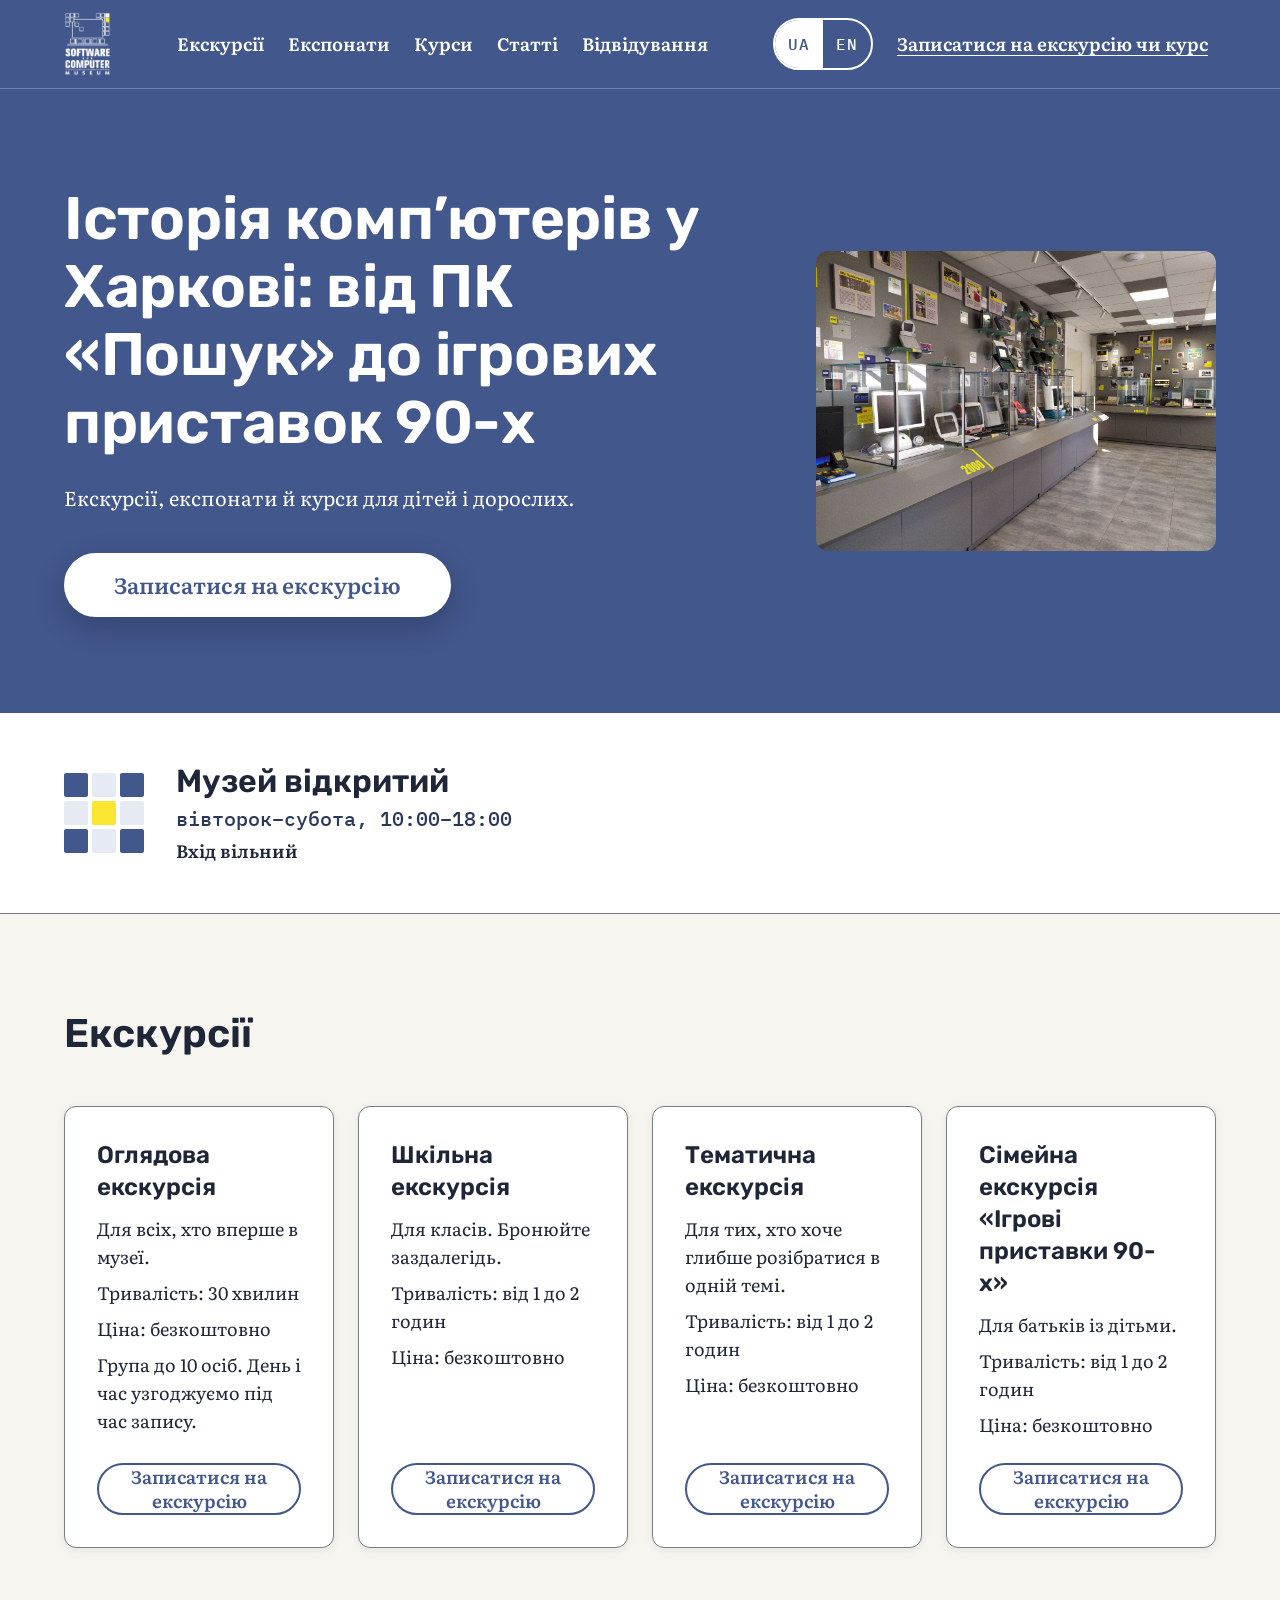
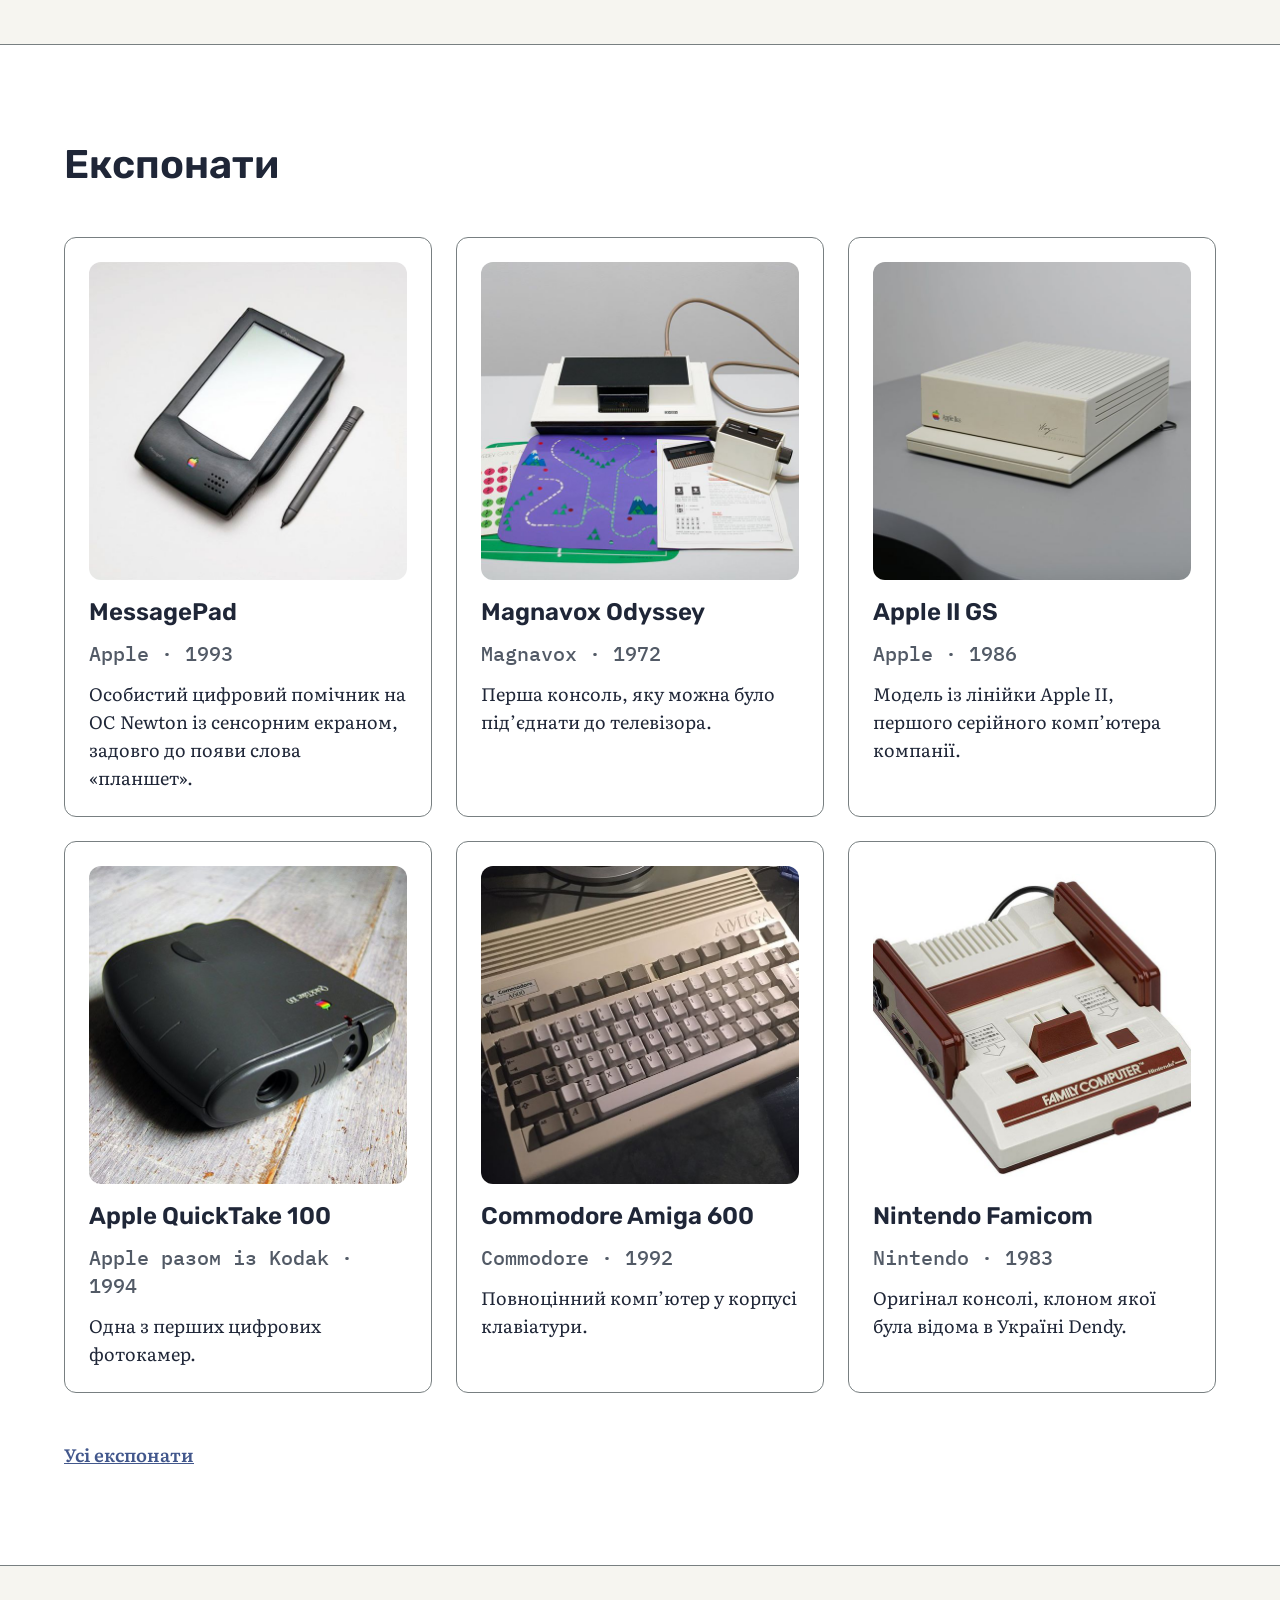
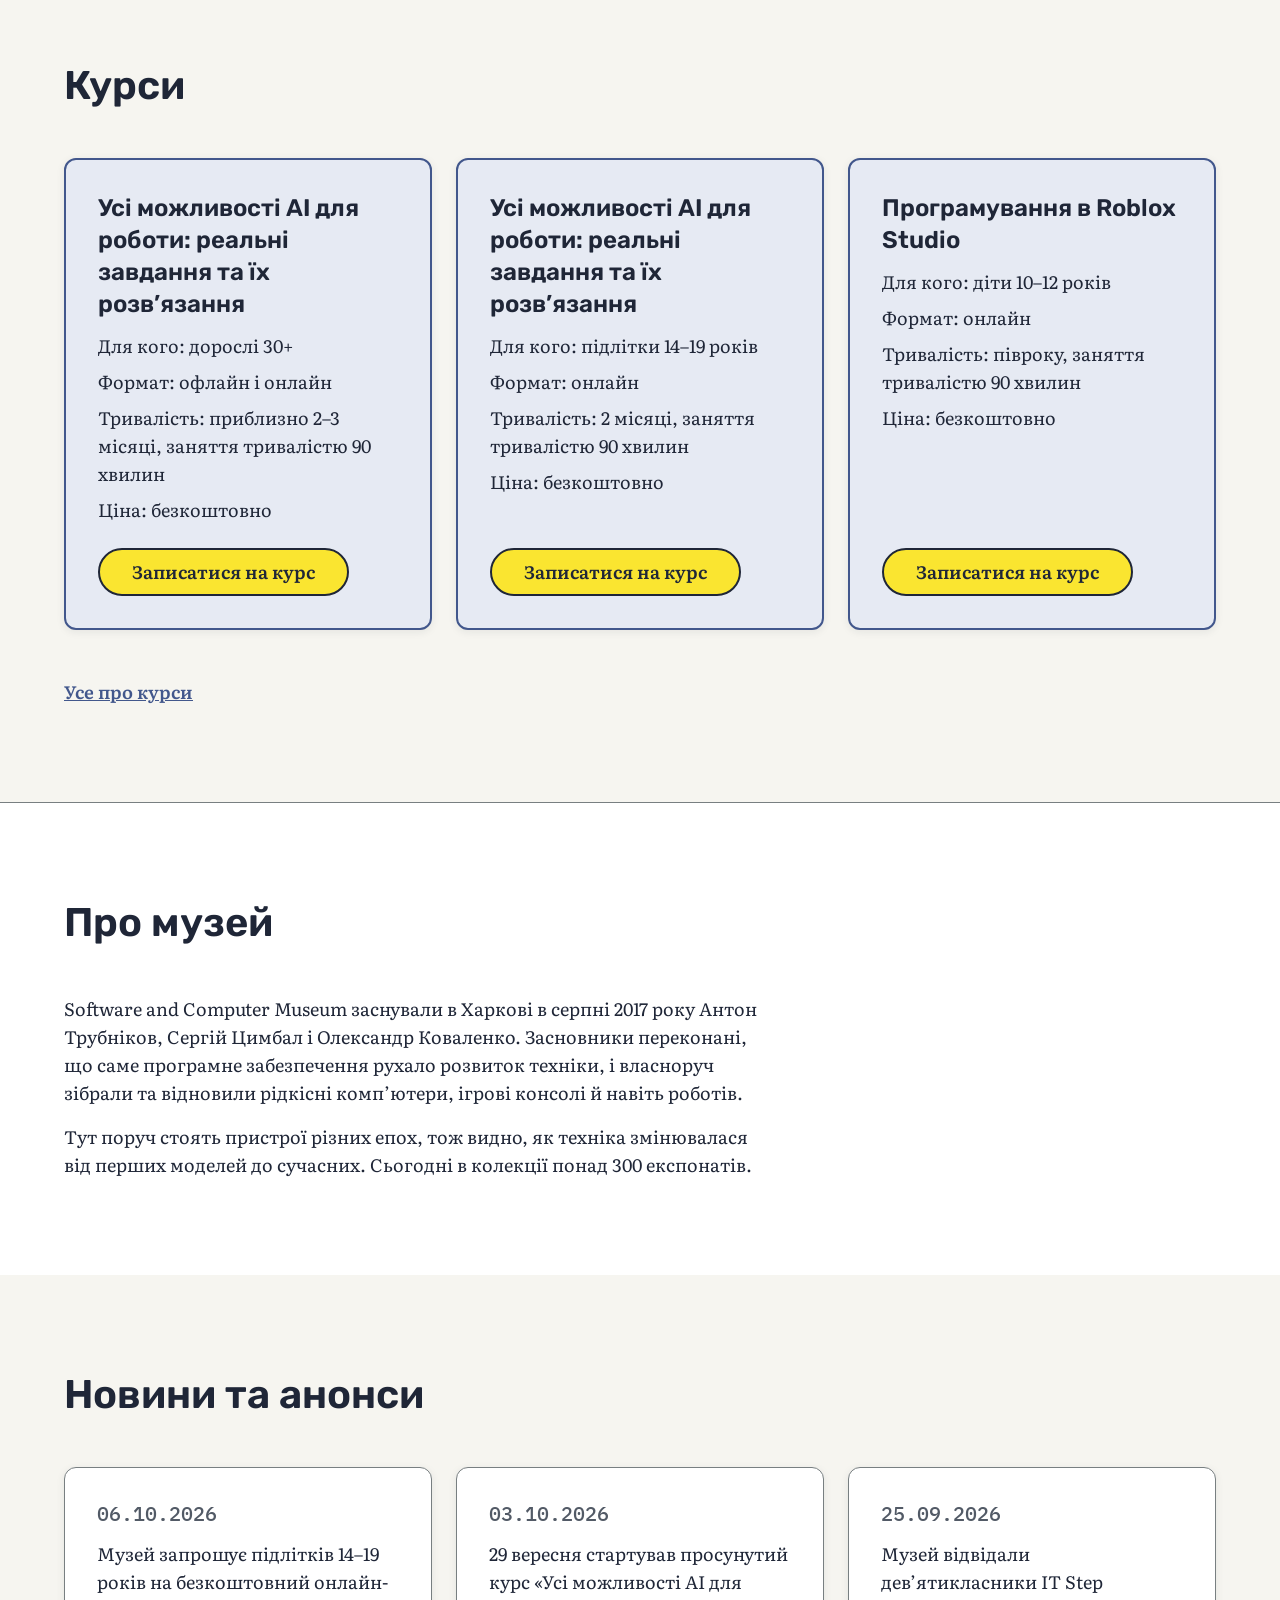
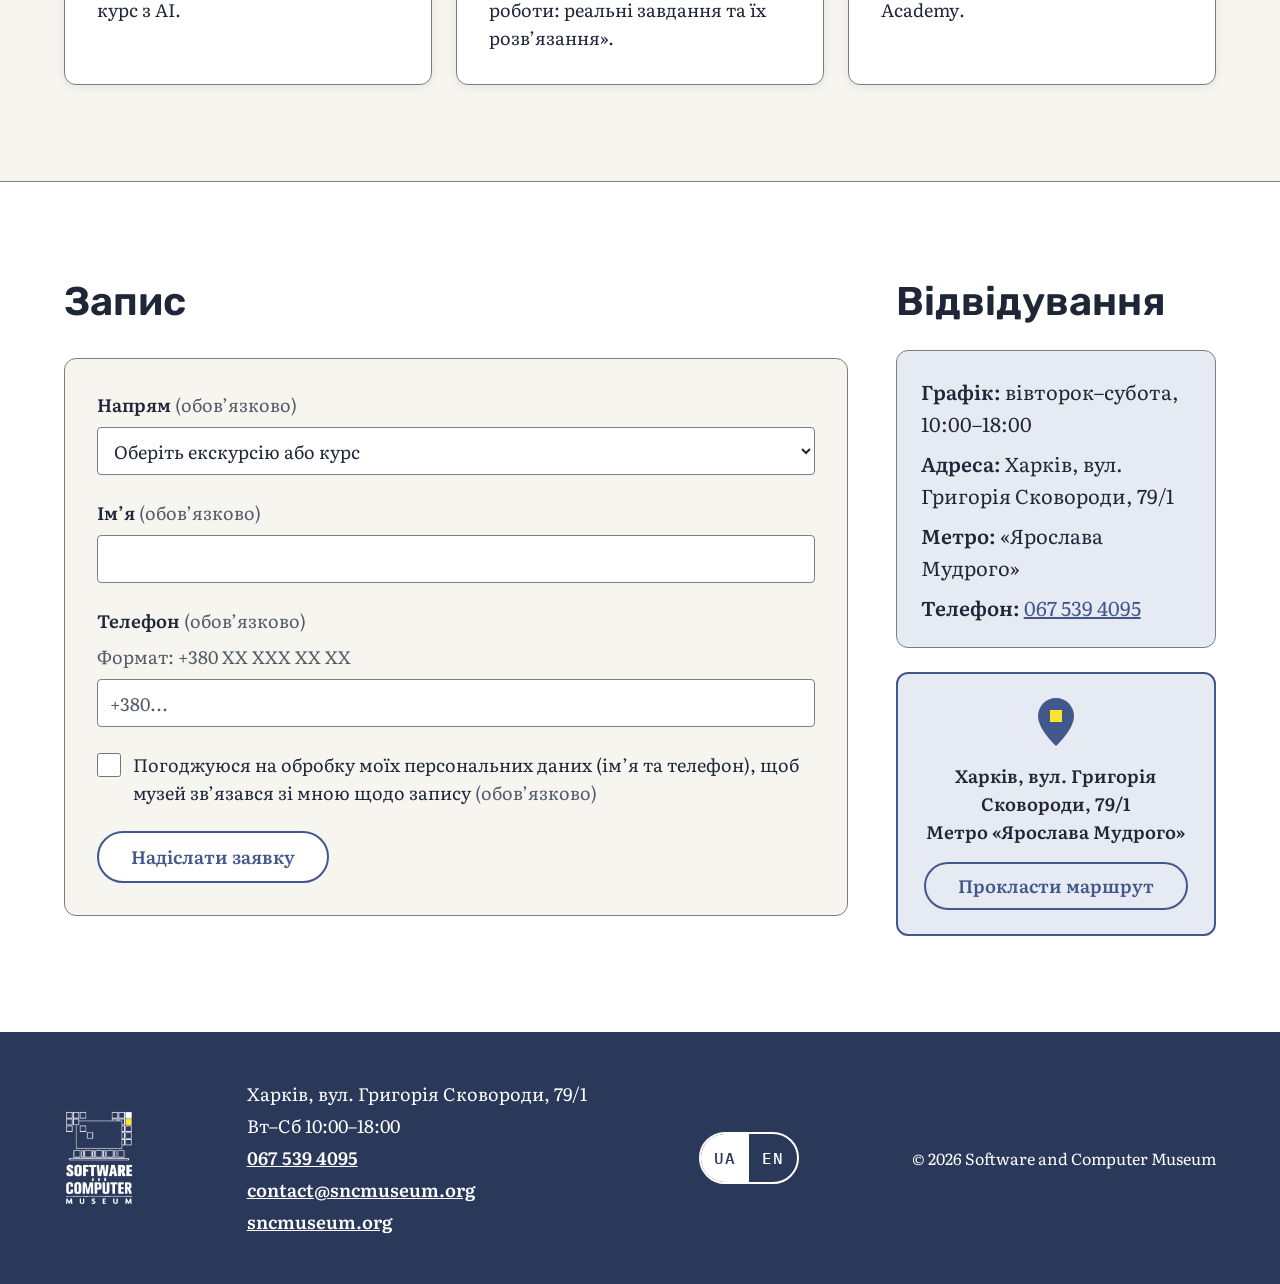
<file: index.html>
<!doctype html>
<html lang="uk">
<head>
  <meta charset="utf-8">
  <meta name="viewport" content="width=device-width, initial-scale=1">
  <title>Software and Computer Museum — екскурсії, експонати й курси</title>
  <meta name="description" content="Історія комп’ютерів у Харкові: екскурсії, експонати й курси для дітей і дорослих.">
  <link rel="icon" href="favicon.png" type="image/png">
  <link rel="preconnect" href="https://fonts.googleapis.com">
  <link rel="preconnect" href="https://fonts.gstatic.com" crossorigin>
  <link href="https://fonts.googleapis.com/css2?family=IBM+Plex+Mono:wght@500&family=Literata:opsz,wght@7..72,400;7..72,600&family=Rubik:wght@600&display=swap" rel="stylesheet">
  <link rel="stylesheet" href="css/tokens.css">
  <link rel="stylesheet" href="css/styles.css">
  <script src="js/main.js" defer></script>
</head>
<body>
  <a href="#main" class="skip">Перейти до вмісту</a>

  <header class="site-header on-blue">
    <div class="container">
      <img class="logo" src="images/logo.png" alt="Software and Computer Museum" lang="en" width="47" height="64">
      <nav class="site-nav" aria-label="Розділи сторінки">
        <a href="#excursions">Екскурсії</a>
        <a href="exhibits.html">Експонати</a>
        <a href="#courses">Курси</a>
        <a href="articles.html">Статті</a>
        <a href="#contacts">Відвідування</a>
      </nav>
      <div class="header-tools">
        <div class="lang" role="group" aria-label="Мова сайту">
          <button type="button" aria-pressed="true" aria-label="Українська">UA</button>
          <button type="button" aria-pressed="false" aria-label="English" lang="en">EN</button>
        </div>
        <a class="header-cta" href="#signup">Записатися на екскурсію чи курс</a>
      </div>
    </div>
  </header>

  <main id="main" tabindex="-1">
    <section class="hero on-blue" aria-labelledby="hero-title">
      <div class="container">
        <div class="hero-text">
          <h1 id="hero-title">Історія комп’ютерів у Харкові: від ПК «Пошук» до ігрових приставок 90-х</h1>
          <p class="hero-lead">Екскурсії, експонати й курси для дітей і дорослих.</p>
          <a class="btn btn-hero" href="#signup">Записатися на екскурсію</a>
        </div>
        <img class="hero-photo" src="images/hero.jpg" width="1280" height="960" alt="Зал музею, у якому експонати розставлено за роками: уздовж стіни — скляні вітрини з комп’ютерами 1990-х і 2000-х, зокрема настільними Apple iMac, на тумбах жовті позначки 2000, 1980 і 1970 років, на сірих стінах — полиці з кишеньковими пристроями й плакати з історії техніки">
      </div>
    </section>

    <section class="open-banner" aria-labelledby="open-title">
      <div class="container">
        <div class="open-pixels" aria-hidden="true">
          <span style="--i:0; --px:var(--museum-blue)"></span>
          <span style="--i:1; --px:var(--blue-soft)"></span>
          <span style="--i:2; --px:var(--museum-blue)"></span>
          <span style="--i:3; --px:var(--blue-soft)"></span>
          <span style="--i:4; --px:var(--cta-yellow)"></span>
          <span style="--i:5; --px:var(--blue-soft)"></span>
          <span style="--i:6; --px:var(--museum-blue)"></span>
          <span style="--i:7; --px:var(--blue-soft)"></span>
          <span style="--i:8; --px:var(--museum-blue)"></span>
        </div>
        <div class="open-text">
          <h2 id="open-title" class="open-line" style="--line:0">Музей відкритий</h2>
          <p class="open-line open-hours" style="--line:1">вівторок–субота, <span class="nowrap">10:00–18:00</span></p>
          <p class="open-line open-free" style="--line:2">Вхід вільний</p>
        </div>
      </div>
    </section>

    <section id="excursions" class="section" aria-labelledby="excursions-title">
      <div class="container">
        <h2 id="excursions-title">Екскурсії</h2>
        <div class="cards cards--excursions">
          <article class="card">
            <h3>Оглядова екскурсія</h3>
            <div class="card-body">
              <p>Для всіх, хто вперше в музеї.</p>
              <p>Тривалість: 30 хвилин</p>
              <p>Ціна: безкоштовно</p>
              <p>Група до 10 осіб. День і час узгоджуємо під час запису.</p>
            </div>
            <a class="btn btn-secondary" href="#signup" data-direction="exc1" aria-label="Записатися на екскурсію: оглядова">Записатися на екскурсію</a>
          </article>
          <article class="card">
            <h3>Шкільна екскурсія</h3>
            <div class="card-body">
              <p>Для класів. Бронюйте заздалегідь.</p>
              <p>Тривалість: від 1 до 2 годин</p>
              <p>Ціна: безкоштовно</p>
            </div>
            <a class="btn btn-secondary" href="#signup" data-direction="exc2" aria-label="Записатися на екскурсію: шкільна">Записатися на екскурсію</a>
          </article>
          <article class="card">
            <h3>Тематична екскурсія</h3>
            <div class="card-body">
              <p>Для тих, хто хоче глибше розібратися в одній темі.</p>
              <p>Тривалість: від 1 до 2 годин</p>
              <p>Ціна: безкоштовно</p>
            </div>
            <a class="btn btn-secondary" href="#signup" data-direction="exc3" aria-label="Записатися на екскурсію: тематична">Записатися на екскурсію</a>
          </article>
          <article class="card">
            <h3>Сімейна екскурсія «Ігрові приставки 90-х»</h3>
            <div class="card-body">
              <p>Для батьків із дітьми.</p>
              <p>Тривалість: від 1 до 2 годин</p>
              <p>Ціна: безкоштовно</p>
            </div>
            <a class="btn btn-secondary" href="#signup" data-direction="exc4" aria-label="Записатися на екскурсію: сімейна «Ігрові приставки 90-х»">Записатися на екскурсію</a>
          </article>
        </div>
      </div>
    </section>

    <section id="exhibits" class="section section--white section--framed" aria-labelledby="exhibits-title">
      <div class="container">
        <h2 id="exhibits-title">Експонати</h2>
        <div class="cards cards--exhibits">
          <article class="card card--exhibit">
            <img src="images/exhibits/messagepad.jpg" width="640" height="640" loading="lazy" alt="Як виглядає Apple MessagePad: чорний кишеньковий комп’ютер із великим сенсорним екраном і написом Newton угорі, поруч — окремий стилус, щоб писати на екрані">
            <h3>MessagePad</h3>
            <p class="year">Apple · 1993</p>
            <p>Особистий цифровий помічник на ОС Newton із сенсорним екраном, задовго до появи слова «планшет».</p>
          </article>
          <article class="card card--exhibit">
            <img src="images/exhibits/magnavox-odyssey.jpg" width="640" height="640" loading="lazy" alt="Як виглядає Magnavox Odyssey: біла приставка з чорною кришкою, до якої дротом під’єднано прямокутний контролер із ручками; поруч — кольорова накладка на екран телевізора з ігровим полем і аркуш правил гри">
            <h3>Magnavox Odyssey</h3>
            <p class="year">Magnavox · 1972</p>
            <p>Перша консоль, яку можна було під’єднати до телевізора.</p>
          </article>
          <article class="card card--exhibit">
            <img src="images/exhibits/apple-iigs.jpg" width="640" height="640" loading="lazy" alt="Як виглядає Apple II GS: плаский світло-бежевий системний блок із райдужним логотипом Apple і підписом Стіва Возняка на передній панелі — це лімітована серія">
            <h3>Apple II GS</h3>
            <p class="year">Apple · 1986</p>
            <p>Модель із лінійки Apple II, першого серійного комп’ютера компанії.</p>
          </article>
          <article class="card card--exhibit">
            <img src="images/exhibits/quicktake-100.jpg" width="640" height="640" loading="lazy" alt="Як виглядає Apple QuickTake 100: темно-сіра цифрова камера, формою схожа на бінокль, з об’єктивом і спалахом на передній стінці">
            <h3>Apple QuickTake 100</h3>
            <p class="year">Apple разом із Kodak · 1994</p>
            <p>Одна з перших цифрових фотокамер.</p>
          </article>
          <article class="card card--exhibit">
            <img src="images/exhibits/amiga-600.jpg" width="640" height="640" loading="lazy" alt="Як виглядає Commodore Amiga 600: світло-бежева клавіатура з написом Amiga, усередині якої вміщено весь комп’ютер, без окремого системного блока">
            <h3>Commodore Amiga 600</h3>
            <p class="year">Commodore · 1992</p>
            <p>Повноцінний комп’ютер у корпусі клавіатури.</p>
          </article>
          <article class="card card--exhibit">
            <img src="images/exhibits/famicom.jpg" width="640" height="640" loading="lazy" alt="Як виглядає Nintendo Famicom: біла приставка з бордовими бічними вставками, гніздом для картриджа згори й написом Family Computer спереду">
            <h3>Nintendo Famicom</h3>
            <p class="year">Nintendo · 1983</p>
            <p>Оригінал консолі, клоном якої була відома в Україні Dendy.</p>
          </article>
        </div>
        <a class="section-more" href="exhibits.html">Усі експонати</a>
      </div>
    </section>

    <section id="courses" class="section" aria-labelledby="courses-title">
      <div class="container">
        <h2 id="courses-title">Курси</h2>
        <div class="cards cards--courses">
          <article class="card card--course">
            <h3>Усі можливості AI для роботи: реальні завдання та їх розв’язання</h3>
            <div class="card-body">
              <p>Для кого: дорослі 30+</p>
              <p>Формат: офлайн і онлайн</p>
              <p>Тривалість: приблизно 2–3 місяці, заняття тривалістю 90 хвилин</p>
              <p>Ціна: безкоштовно</p>
            </div>
            <a class="btn btn-primary" href="#signup" data-direction="crs1" aria-label="Записатися на курс «Усі можливості AI для роботи: реальні завдання та їх розв’язання» для дорослих 30+">Записатися на курс</a>
          </article>
          <article class="card card--course">
            <h3>Усі можливості AI для роботи: реальні завдання та їх розв’язання</h3>
            <div class="card-body">
              <p>Для кого: підлітки 14–19 років</p>
              <p>Формат: онлайн</p>
              <p>Тривалість: 2 місяці, заняття тривалістю 90 хвилин</p>
              <p>Ціна: безкоштовно</p>
            </div>
            <a class="btn btn-primary" href="#signup" data-direction="crs2" aria-label="Записатися на курс «Усі можливості AI для роботи: реальні завдання та їх розв’язання» для підлітків 14–19 років">Записатися на курс</a>
          </article>
          <article class="card card--course">
            <h3>Програмування в Roblox Studio</h3>
            <div class="card-body">
              <p>Для кого: діти 10–12 років</p>
              <p>Формат: онлайн</p>
              <p>Тривалість: півроку, заняття тривалістю 90 хвилин</p>
              <p>Ціна: безкоштовно</p>
            </div>
            <a class="btn btn-primary" href="#signup" data-direction="crs3" aria-label="Записатися на курс «Програмування в Roblox Studio» для дітей 10–12 років">Записатися на курс</a>
          </article>
        </div>
        <a class="section-more" href="courses.html">Усе про курси</a>
      </div>
    </section>

    <section id="about" class="section section--white" aria-labelledby="about-title">
      <div class="container">
        <h2 id="about-title">Про музей</h2>
        <div class="about-text">
          <p><span lang="en">Software and Computer Museum</span> заснували в Харкові в серпні 2017 року Антон Трубніков, Сергій Цимбал і Олександр Коваленко. Засновники переконані, що саме програмне забезпечення рухало розвиток техніки, і власноруч зібрали та відновили рідкісні комп’ютери, ігрові консолі й навіть роботів.</p>
          <p>Тут поруч стоять пристрої різних епох, тож видно, як техніка змінювалася від перших моделей до сучасних. Сьогодні в колекції понад 300 експонатів.</p>
        </div>
      </div>
    </section>

    <section id="news" class="section" aria-labelledby="news-title">
      <div class="container">
        <h2 id="news-title">Новини та анонси</h2>
        <div class="cards cards--news">
          <article class="card">
            <p class="year"><time datetime="2026-10-06">06.10.2026</time></p>
            <p>Музей запрошує підлітків 14–19 років на безкоштовний онлайн-курс з AI.</p>
          </article>
          <article class="card">
            <p class="year"><time datetime="2026-10-03">03.10.2026</time></p>
            <p>29 вересня стартував просунутий курс «Усі можливості AI для роботи: реальні завдання та їх розв’язання».</p>
          </article>
          <article class="card">
            <p class="year"><time datetime="2026-09-25">25.09.2026</time></p>
            <p>Музей відвідали дев’ятикласники <span lang="en">IT Step Academy</span>.</p>
          </article>
        </div>
      </div>
    </section>

    <section class="section section--white" aria-label="Запис і відвідування">
      <div class="container">
        <div class="signup-row">
          <div id="signup" class="signup">
            <h2>Запис</h2>
            <form class="form" id="signup-form" method="post" novalidate>
              <div class="field">
                <label for="f-direction">Напрям <span>(обов’язково)</span></label>
                <select id="f-direction" name="direction" required aria-required="true" aria-invalid="false" aria-describedby="err-direction">
                  <option value="">Оберіть екскурсію або курс</option>
                  <option value="exc1">Екскурсія — Оглядова екскурсія</option>
                  <option value="exc2">Екскурсія — Шкільна екскурсія</option>
                  <option value="exc3">Екскурсія — Тематична екскурсія</option>
                  <option value="exc4">Екскурсія — Сімейна екскурсія «Ігрові приставки 90-х»</option>
                  <option value="crs1">Курс — Усі можливості AI для роботи: реальні завдання та їх розв’язання (дорослі 30+)</option>
                  <option value="crs2">Курс — Усі можливості AI для роботи: реальні завдання та їх розв’язання (підлітки 14–19)</option>
                  <option value="crs3">Курс — Програмування в Roblox Studio (діти 10–12)</option>
                </select>
                <p id="err-direction" class="field-error" role="alert" hidden></p>
              </div>
              <div class="field">
                <label for="f-name">Ім’я <span>(обов’язково)</span></label>
                <input id="f-name" name="name" type="text" autocomplete="name" required aria-required="true" aria-invalid="false" aria-describedby="err-name">
                <p id="err-name" class="field-error" role="alert" hidden></p>
              </div>
              <div class="field">
                <label for="f-phone">Телефон <span>(обов’язково)</span></label>
                <p id="hint-phone" class="muted">Формат: +380 XX XXX XX XX</p>
                <input id="f-phone" name="phone" type="tel" autocomplete="tel" placeholder="+380..." required aria-required="true" aria-invalid="false" aria-describedby="hint-phone err-phone">
                <p id="err-phone" class="field-error" role="alert" hidden></p>
              </div>
              <div class="field field--consent">
                <div class="consent">
                  <input id="f-consent" name="consent" type="checkbox" required aria-required="true" aria-invalid="false" aria-describedby="err-consent">
                  <label for="f-consent">Погоджуюся на обробку моїх персональних даних (ім’я та телефон), щоб музей зв’язався зі мною щодо запису <span>(обов’язково)</span></label>
                </div>
                <p id="err-consent" class="field-error" role="alert" hidden></p>
              </div>
              <button class="btn btn-secondary" type="submit">Надіслати заявку</button>
            </form>
            <p class="thanks" id="signup-thanks" role="status" hidden>Дякуємо! Ми зателефонуємо Вам найближчим часом</p>
          </div>

          <div id="contacts" class="visit">
            <h2>Відвідування</h2>
            <dl class="visit-info">
              <div><dt>Графік:</dt> <dd>вівторок–субота, 10:00–18:00</dd></div>
              <div><dt>Адреса:</dt> <dd>Харків, вул. Григорія Сковороди, 79/1</dd></div>
              <div><dt>Метро:</dt> <dd>«Ярослава Мудрого»</dd></div>
              <div><dt>Телефон:</dt> <dd><a href="tel:+380675394095">067&nbsp;539&nbsp;4095</a></dd></div>
            </dl>
            <div class="map-static">
              <svg class="map-pin" viewBox="0 0 24 32" width="36" height="48" aria-hidden="true" focusable="false"><path d="M12 0C5.4 0 0 5.4 0 12c0 9 12 20 12 20s12-11 12-20C24 5.4 18.6 0 12 0z" fill="currentColor"/><rect x="8" y="8" width="8" height="8" fill="var(--cta-yellow)"/></svg>
              <p class="map-address">Харків, вул. Григорія Сковороди, 79/1<br>Метро «Ярослава Мудрого»</p>
              <a class="btn btn-secondary" href="https://www.google.com/maps/dir/?api=1&amp;destination=%D0%B2%D1%83%D0%BB.%20%D0%93%D1%80%D0%B8%D0%B3%D0%BE%D1%80%D1%96%D1%8F%20%D0%A1%D0%BA%D0%BE%D0%B2%D0%BE%D1%80%D0%BE%D0%B4%D0%B8%2C%2079%2F1%2C%20%D0%A5%D0%B0%D1%80%D0%BA%D1%96%D0%B2%2C%2061000" target="_blank" rel="noopener">Прокласти маршрут <span class="visually-hidden">(Google Карти, відкриється в новій вкладці)</span></a>
            </div>
          </div>
        </div>
      </div>
    </section>
  </main>

  <footer class="site-footer on-blue">
    <div class="container">
      <img class="footer-logo" src="images/logo.png" alt="Software and Computer Museum" lang="en" width="70" height="96" loading="lazy">
      <div class="footer-contacts">
        <p>Харків, вул. Григорія Сковороди, 79/1</p>
        <p>Вт–Сб 10:00–18:00</p>
        <a href="tel:+380675394095">067&nbsp;539&nbsp;4095</a>
        <a href="mailto:contact@sncmuseum.org">contact@sncmuseum.org</a>
        <a href="https://sncmuseum.org">sncmuseum.org</a>
      </div>
      <div class="lang" role="group" aria-label="Мова сайту">
        <button type="button" aria-pressed="true" aria-label="Українська">UA</button>
        <button type="button" aria-pressed="false" aria-label="English" lang="en">EN</button>
      </div>
      <p class="copyright">© 2026 <span lang="en">Software and Computer Museum</span></p>
    </div>
  </footer>

  <div class="mobile-bar on-blue" id="mobile-bar">
    <a class="btn btn-hero" href="#signup">Записатися на екскурсію</a>
  </div>
</body>
</html>
</file>
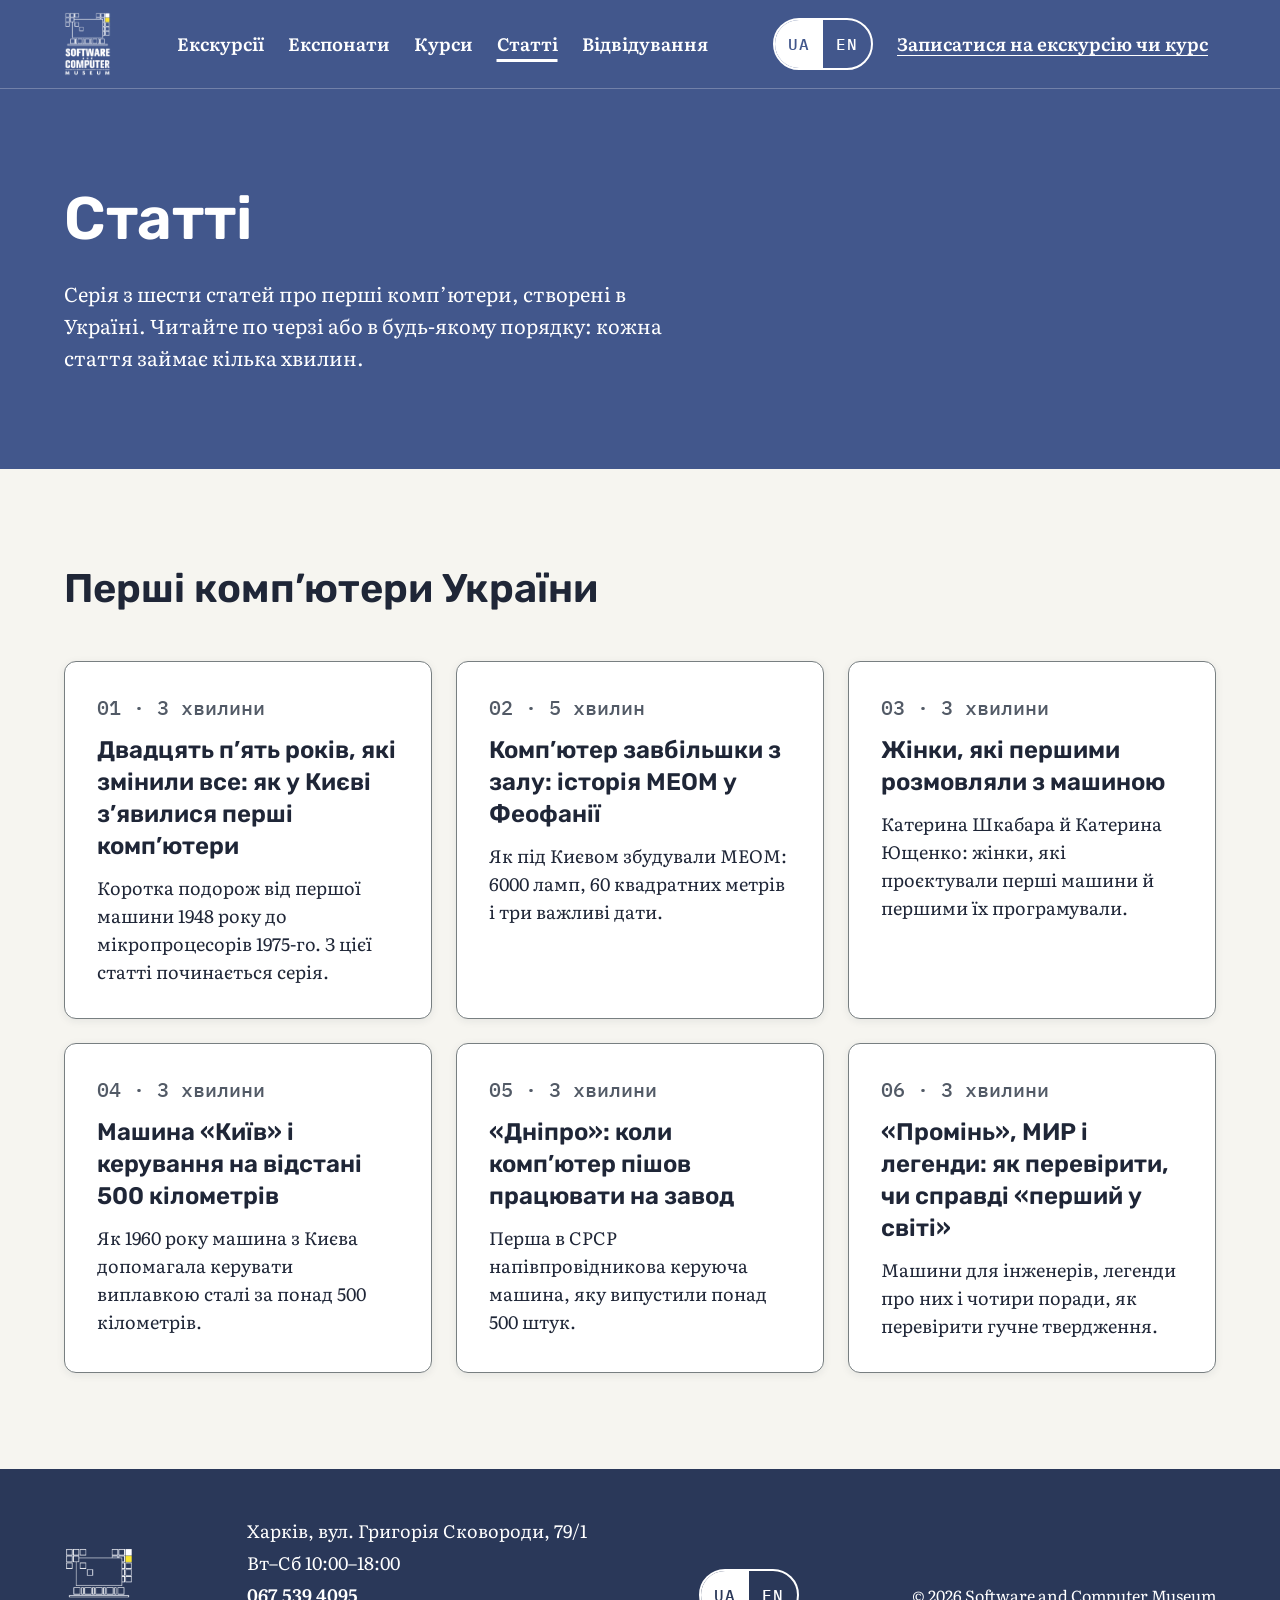
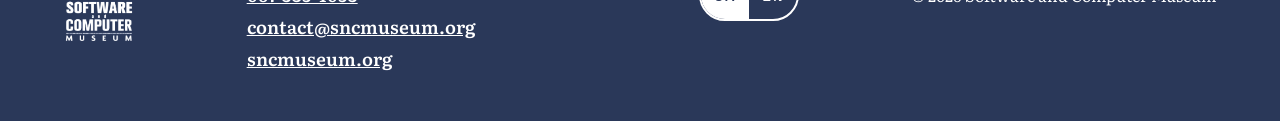
<file: articles.html>
<!doctype html>
<html lang="uk">
<head>
  <meta charset="utf-8">
  <meta name="viewport" content="width=device-width, initial-scale=1">
  <title>Статті — Software and Computer Museum</title>
  <meta name="description" content="Серія статей про перші комп’ютери, створені в Україні: МЕОМ, «Київ», «Дніпро», «Промінь» і МИР. Для школярів, батьків і дорослих.">
  <link rel="icon" href="favicon.png" type="image/png">
  <link rel="preconnect" href="https://fonts.googleapis.com">
  <link rel="preconnect" href="https://fonts.gstatic.com" crossorigin>
  <link href="https://fonts.googleapis.com/css2?family=IBM+Plex+Mono:wght@500&family=Literata:opsz,wght@7..72,400;7..72,600&family=Rubik:wght@600&display=swap" rel="stylesheet">
  <link rel="stylesheet" href="css/tokens.css">
  <link rel="stylesheet" href="css/styles.css">
  <script src="js/main.js" defer></script>
</head>
<body>
  <a href="#main" class="skip">Перейти до вмісту</a>
  <header class="site-header on-blue">
    <div class="container">
      <a class="logo-link" href="index.html"><img class="logo" src="images/logo.png" alt="Software and Computer Museum — на головну" width="47" height="64"></a>
      <nav class="site-nav" aria-label="Розділи сайту">
        <a href="index.html#excursions">Екскурсії</a>
        <a href="exhibits.html">Експонати</a>
        <a href="courses.html">Курси</a>
        <a href="articles.html" aria-current="page">Статті</a>
        <a href="index.html#contacts">Відвідування</a>
      </nav>
      <div class="header-tools">
        <div class="lang" role="group" aria-label="Мова сайту">
          <button type="button" aria-pressed="true" aria-label="Українська">UA</button>
          <button type="button" aria-pressed="false" aria-label="English" lang="en">EN</button>
        </div>
        <a class="header-cta" href="index.html#signup">Записатися на екскурсію чи курс</a>
      </div>
    </div>
  </header>
  <main id="main" tabindex="-1">
    <section class="hero on-blue" aria-labelledby="articles-title">
      <div class="container">
        <div class="hero-text">
          <h1 id="articles-title">Статті</h1>
          <p class="hero-lead">Серія з шести статей про перші комп’ютери, створені в Україні. Читайте по черзі або в будь-якому порядку: кожна стаття займає кілька хвилин.</p>
        </div>
      </div>
    </section>

    <section class="section" aria-labelledby="series-title">
      <div class="container">
        <h2 id="series-title">Перші комп’ютери України</h2>
        <ol class="cards cards--articles">
          <li>
            <article class="card card--article" aria-labelledby="a01-title">
              <p class="year">01 · 3 хвилини</p>
              <h3 id="a01-title"><a href="articles/01-dvadtsyat-pyat-rokiv.html">Двадцять п’ять років, які змінили все: як у Києві з’явилися перші комп’ютери</a></h3>
              <p class="card-body">Коротка подорож від першої машини 1948 року до мікропроцесорів 1975-го. З цієї статті починається серія.</p>
            </article>
          </li>
          <li>
            <article class="card card--article" aria-labelledby="a02-title">
              <p class="year">02 · 5 хвилин</p>
              <h3 id="a02-title"><a href="articles/02-meom-u-feofanii.html">Комп’ютер завбільшки з залу: історія МЕОМ у Феофанії</a></h3>
              <p class="card-body">Як під Києвом збудували МЕОМ: 6000 ламп, 60 квадратних метрів і три важливі дати.</p>
            </article>
          </li>
          <li>
            <article class="card card--article" aria-labelledby="a03-title">
              <p class="year">03 · 3 хвилини</p>
              <h3 id="a03-title"><a href="articles/03-zhinky-pershi-prohramistky.html">Жінки, які першими розмовляли з машиною</a></h3>
              <p class="card-body">Катерина Шкабара й Катерина Ющенко: жінки, які проєктували перші машини й першими їх програмували.</p>
            </article>
          </li>
          <li>
            <article class="card card--article" aria-labelledby="a04-title">
              <p class="year">04 · 3 хвилини</p>
              <h3 id="a04-title"><a href="articles/04-kyiv-keruvannia-na-vidstani.html">Машина «Київ» і керування на відстані 500 кілометрів</a></h3>
              <p class="card-body">Як 1960 року машина з Києва допомагала керувати виплавкою сталі за понад 500 кілометрів.</p>
            </article>
          </li>
          <li>
            <article class="card card--article" aria-labelledby="a05-title">
              <p class="year">05 · 3 хвилини</p>
              <h3 id="a05-title"><a href="articles/05-dnipro-na-zavodi.html">«Дніпро»: коли комп’ютер пішов працювати на завод</a></h3>
              <p class="card-body">Перша в СРСР напівпровідникова керуюча машина, яку випустили понад 500 штук.</p>
            </article>
          </li>
          <li>
            <article class="card card--article" aria-labelledby="a06-title">
              <p class="year">06 · 3 хвилини</p>
              <h3 id="a06-title"><a href="articles/06-promin-mir-i-lehendy.html">«Промінь», МИР і легенди: як перевірити, чи справді «перший у світі»</a></h3>
              <p class="card-body">Машини для інженерів, легенди про них і чотири поради, як перевірити гучне твердження.</p>
            </article>
          </li>
        </ol>
      </div>
    </section>
  </main>
  <footer class="site-footer on-blue">
    <div class="container">
      <img class="footer-logo" src="images/logo.png" alt="Software and Computer Museum" lang="en" width="70" height="96" loading="lazy">
      <div class="footer-contacts">
        <p>Харків, вул. Григорія Сковороди, 79/1</p>
        <p>Вт–Сб 10:00–18:00</p>
        <a href="tel:+380675394095">067&nbsp;539&nbsp;4095</a>
        <a href="mailto:contact@sncmuseum.org">contact@sncmuseum.org</a>
        <a href="https://sncmuseum.org">sncmuseum.org</a>
      </div>
      <div class="lang" role="group" aria-label="Мова сайту">
        <button type="button" aria-pressed="true" aria-label="Українська">UA</button>
        <button type="button" aria-pressed="false" aria-label="English" lang="en">EN</button>
      </div>
      <p class="copyright">© 2026 <span lang="en">Software and Computer Museum</span></p>
    </div>
  </footer>
</body>
</html>
</file>
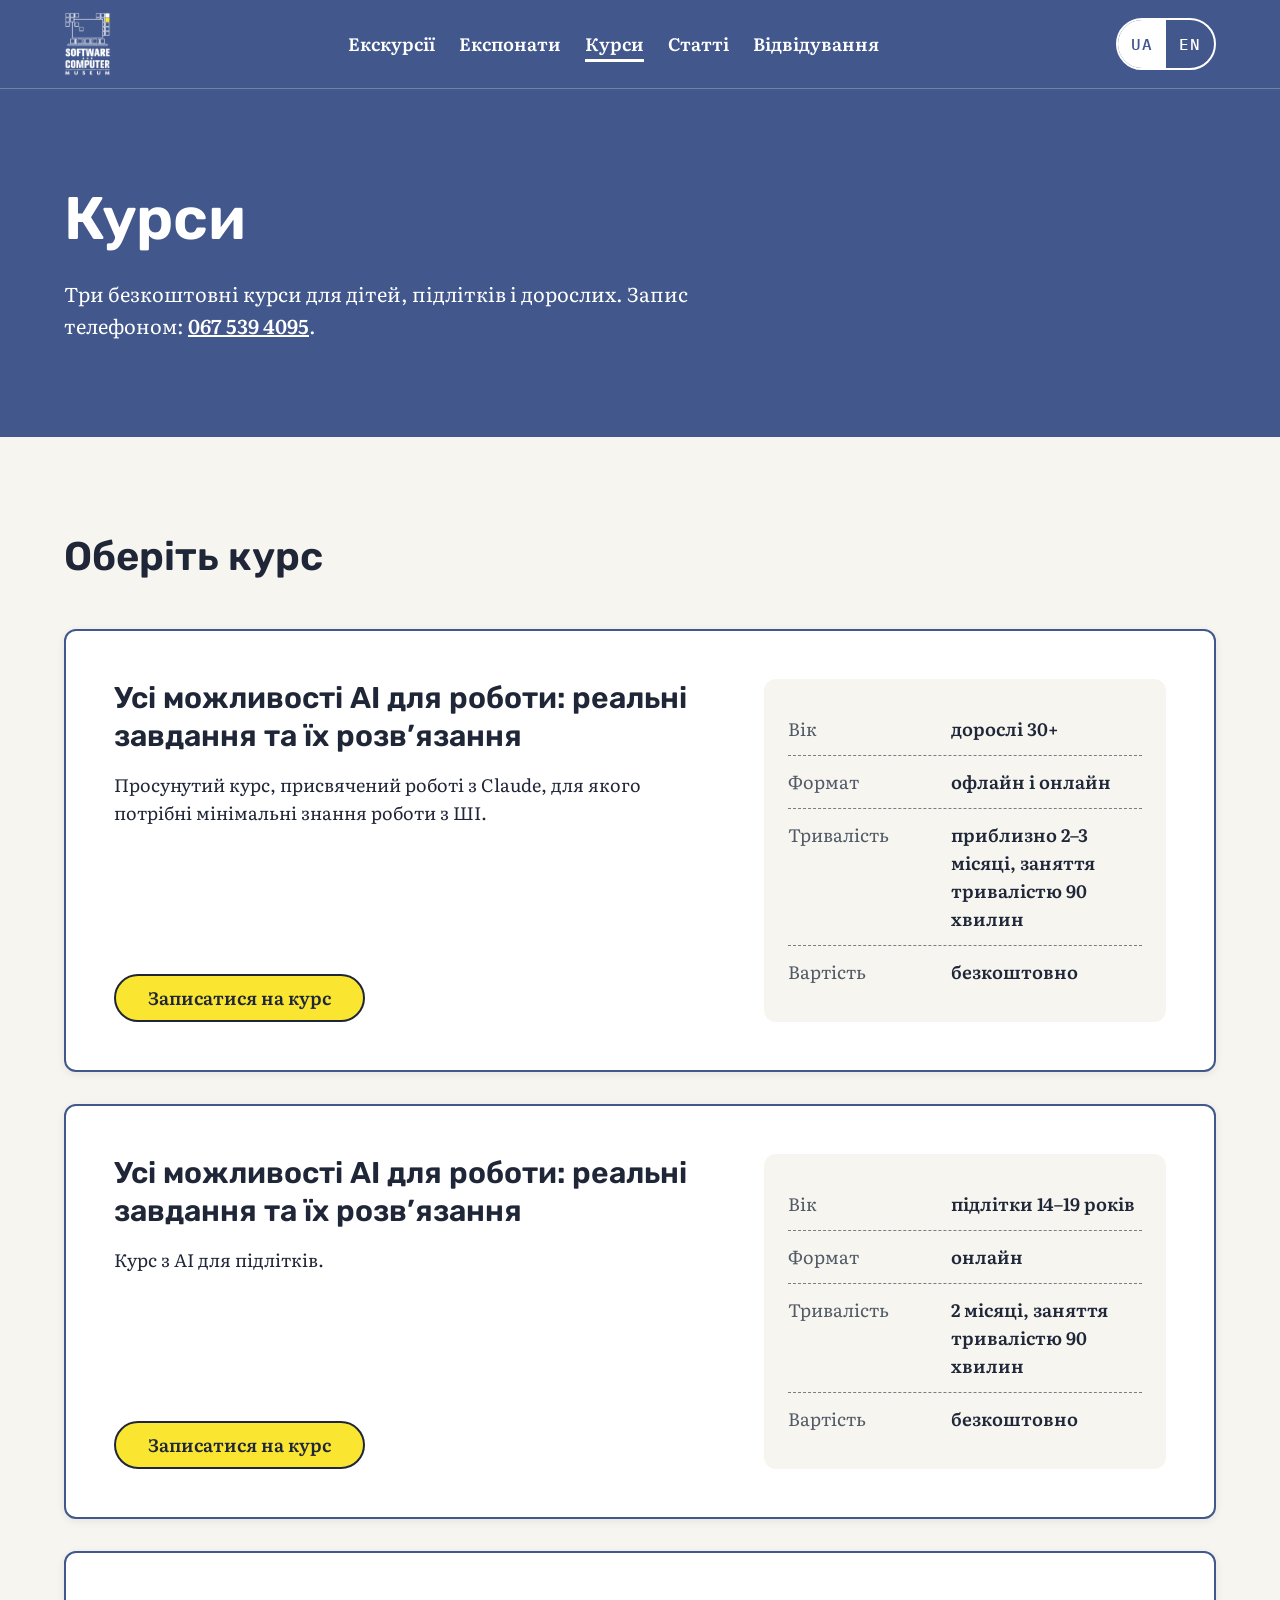
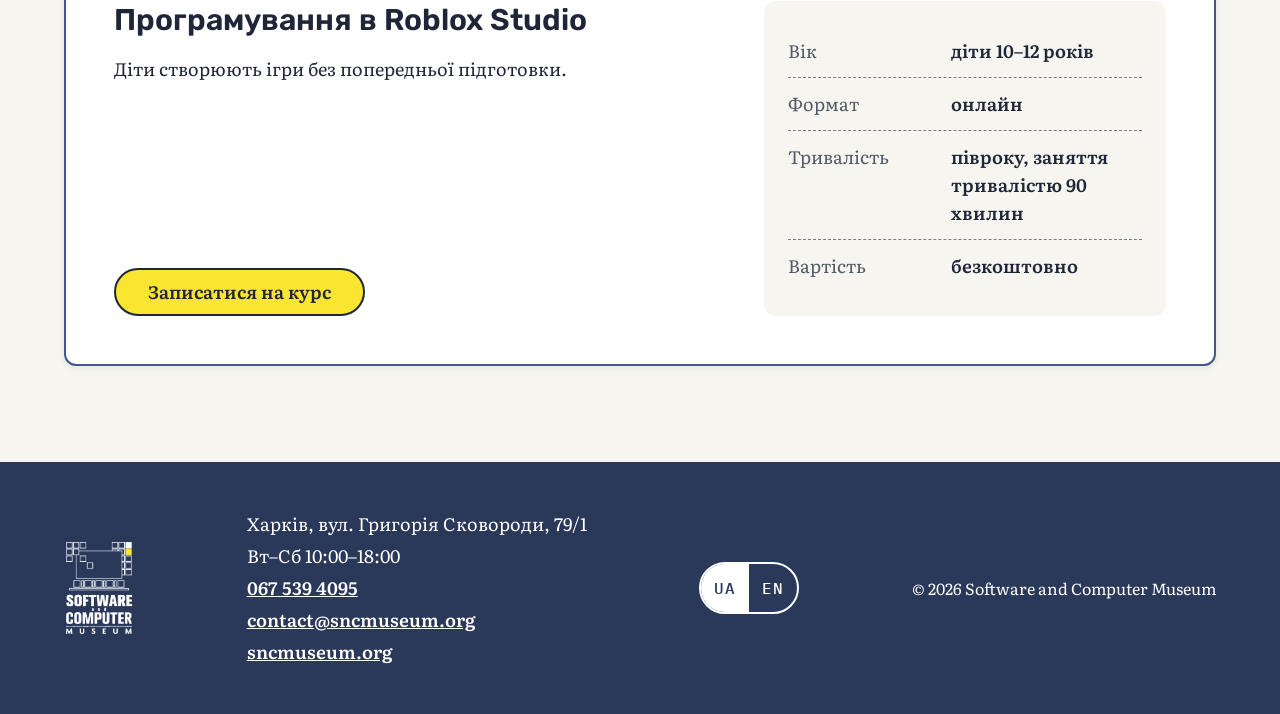
<file: courses.html>
<!doctype html>
<html lang="uk">
<head>
  <meta charset="utf-8">
  <meta name="viewport" content="width=device-width, initial-scale=1">
  <title>Курси — Software and Computer Museum</title>
  <meta name="description" content="Три безкоштовні курси Software and Computer Museum: AI для дорослих 30+, AI для підлітків 14–19 років і програмування в Roblox Studio для дітей 10–12 років. Запис телефоном 067 539 4095.">
  <link rel="icon" href="favicon.png" type="image/png">
  <link rel="preconnect" href="https://fonts.googleapis.com">
  <link rel="preconnect" href="https://fonts.gstatic.com" crossorigin>
  <link href="https://fonts.googleapis.com/css2?family=IBM+Plex+Mono:wght@500&family=Literata:opsz,wght@7..72,400;7..72,600&family=Rubik:wght@600&display=swap" rel="stylesheet">
  <link rel="stylesheet" href="css/tokens.css">
  <link rel="stylesheet" href="css/styles.css">
  <script src="js/main.js" defer></script>
</head>
<body>
  <a href="#main" class="skip">Перейти до вмісту</a>

  <header class="site-header on-blue">
    <div class="container">
      <a class="logo-link" href="index.html"><img class="logo" src="images/logo.png" alt="Software and Computer Museum — на головну" width="47" height="64"></a>
      <nav class="site-nav" aria-label="Розділи сайту">
        <a href="index.html#excursions">Екскурсії</a>
        <a href="exhibits.html">Експонати</a>
        <a href="courses.html" aria-current="page">Курси</a>
        <a href="articles.html">Статті</a>
        <a href="index.html#contacts">Відвідування</a>
      </nav>
      <div class="header-tools">
        <div class="lang" role="group" aria-label="Мова сайту">
          <button type="button" aria-pressed="true" aria-label="Українська">UA</button>
          <button type="button" aria-pressed="false" aria-label="English" lang="en">EN</button>
        </div>
      </div>
    </div>
  </header>

  <main id="main" tabindex="-1">
    <section class="hero on-blue" aria-labelledby="courses-title">
      <div class="container">
        <div class="hero-text">
          <h1 id="courses-title">Курси</h1>
          <p class="hero-lead">Три безкоштовні курси для дітей, підлітків і дорослих. Запис телефоном: <a href="tel:+380675394095">067&nbsp;539&nbsp;4095</a>.</p>
        </div>
      </div>
    </section>

    <section class="section" aria-labelledby="list-title">
      <div class="container">
        <h2 id="list-title">Оберіть курс</h2>
        <div class="course-list">
          <article class="course" id="ai-adults" aria-labelledby="c1-title">
            <div class="course-main">
              <h3 id="c1-title">Усі можливості AI для роботи: реальні завдання та їх розв’язання</h3>
              <p>Просунутий курс, присвячений роботі з Claude, для якого потрібні мінімальні знання роботи з ШІ.</p>
              <div class="course-actions">
                <a class="btn btn-primary" href="tel:+380675394095" aria-label="Записатися на курс «Усі можливості AI для роботи» для дорослих 30+: зателефонувати 067 539 4095">Записатися на курс</a>
              </div>
            </div>
            <dl class="course-facts">
              <div><dt>Вік</dt><dd>дорослі 30+</dd></div>
              <div><dt>Формат</dt><dd>офлайн і онлайн</dd></div>
              <div><dt>Тривалість</dt><dd>приблизно 2–3 місяці, заняття тривалістю 90 хвилин</dd></div>
              <div><dt>Вартість</dt><dd>безкоштовно</dd></div>
            </dl>
          </article>

          <article class="course" id="ai-teens" aria-labelledby="c2-title">
            <div class="course-main">
              <h3 id="c2-title">Усі можливості AI для роботи: реальні завдання та їх розв’язання</h3>
              <p>Курс з AI для підлітків.</p>
              <div class="course-actions">
                <a class="btn btn-primary" href="tel:+380675394095" aria-label="Записатися на курс «Усі можливості AI для роботи» для підлітків 14–19 років: зателефонувати 067 539 4095">Записатися на курс</a>
              </div>
            </div>
            <dl class="course-facts">
              <div><dt>Вік</dt><dd>підлітки 14–19 років</dd></div>
              <div><dt>Формат</dt><dd>онлайн</dd></div>
              <div><dt>Тривалість</dt><dd>2 місяці, заняття тривалістю 90 хвилин</dd></div>
              <div><dt>Вартість</dt><dd>безкоштовно</dd></div>
            </dl>
          </article>

          <article class="course" id="roblox" aria-labelledby="c3-title">
            <div class="course-main">
              <h3 id="c3-title">Програмування в Roblox Studio</h3>
              <p>Діти створюють ігри без попередньої підготовки.</p>
              <div class="course-actions">
                <a class="btn btn-primary" href="tel:+380675394095" aria-label="Записатися на курс «Програмування в Roblox Studio» для дітей 10–12 років: зателефонувати 067 539 4095">Записатися на курс</a>
              </div>
            </div>
            <dl class="course-facts">
              <div><dt>Вік</dt><dd>діти 10–12 років</dd></div>
              <div><dt>Формат</dt><dd>онлайн</dd></div>
              <div><dt>Тривалість</dt><dd>півроку, заняття тривалістю 90 хвилин</dd></div>
              <div><dt>Вартість</dt><dd>безкоштовно</dd></div>
            </dl>
          </article>
        </div>
      </div>
    </section>
  </main>

  <footer class="site-footer on-blue">
    <div class="container">
      <img class="footer-logo" src="images/logo.png" alt="Software and Computer Museum" lang="en" width="70" height="96" loading="lazy">
      <div class="footer-contacts">
        <p>Харків, вул. Григорія Сковороди, 79/1</p>
        <p>Вт–Сб 10:00–18:00</p>
        <a href="tel:+380675394095">067&nbsp;539&nbsp;4095</a>
        <a href="mailto:contact@sncmuseum.org">contact@sncmuseum.org</a>
        <a href="https://sncmuseum.org">sncmuseum.org</a>
      </div>
      <div class="lang" role="group" aria-label="Мова сайту">
        <button type="button" aria-pressed="true" aria-label="Українська">UA</button>
        <button type="button" aria-pressed="false" aria-label="English" lang="en">EN</button>
      </div>
      <p class="copyright">© 2026 <span lang="en">Software and Computer Museum</span></p>
    </div>
  </footer>
</body>
</html>
</file>
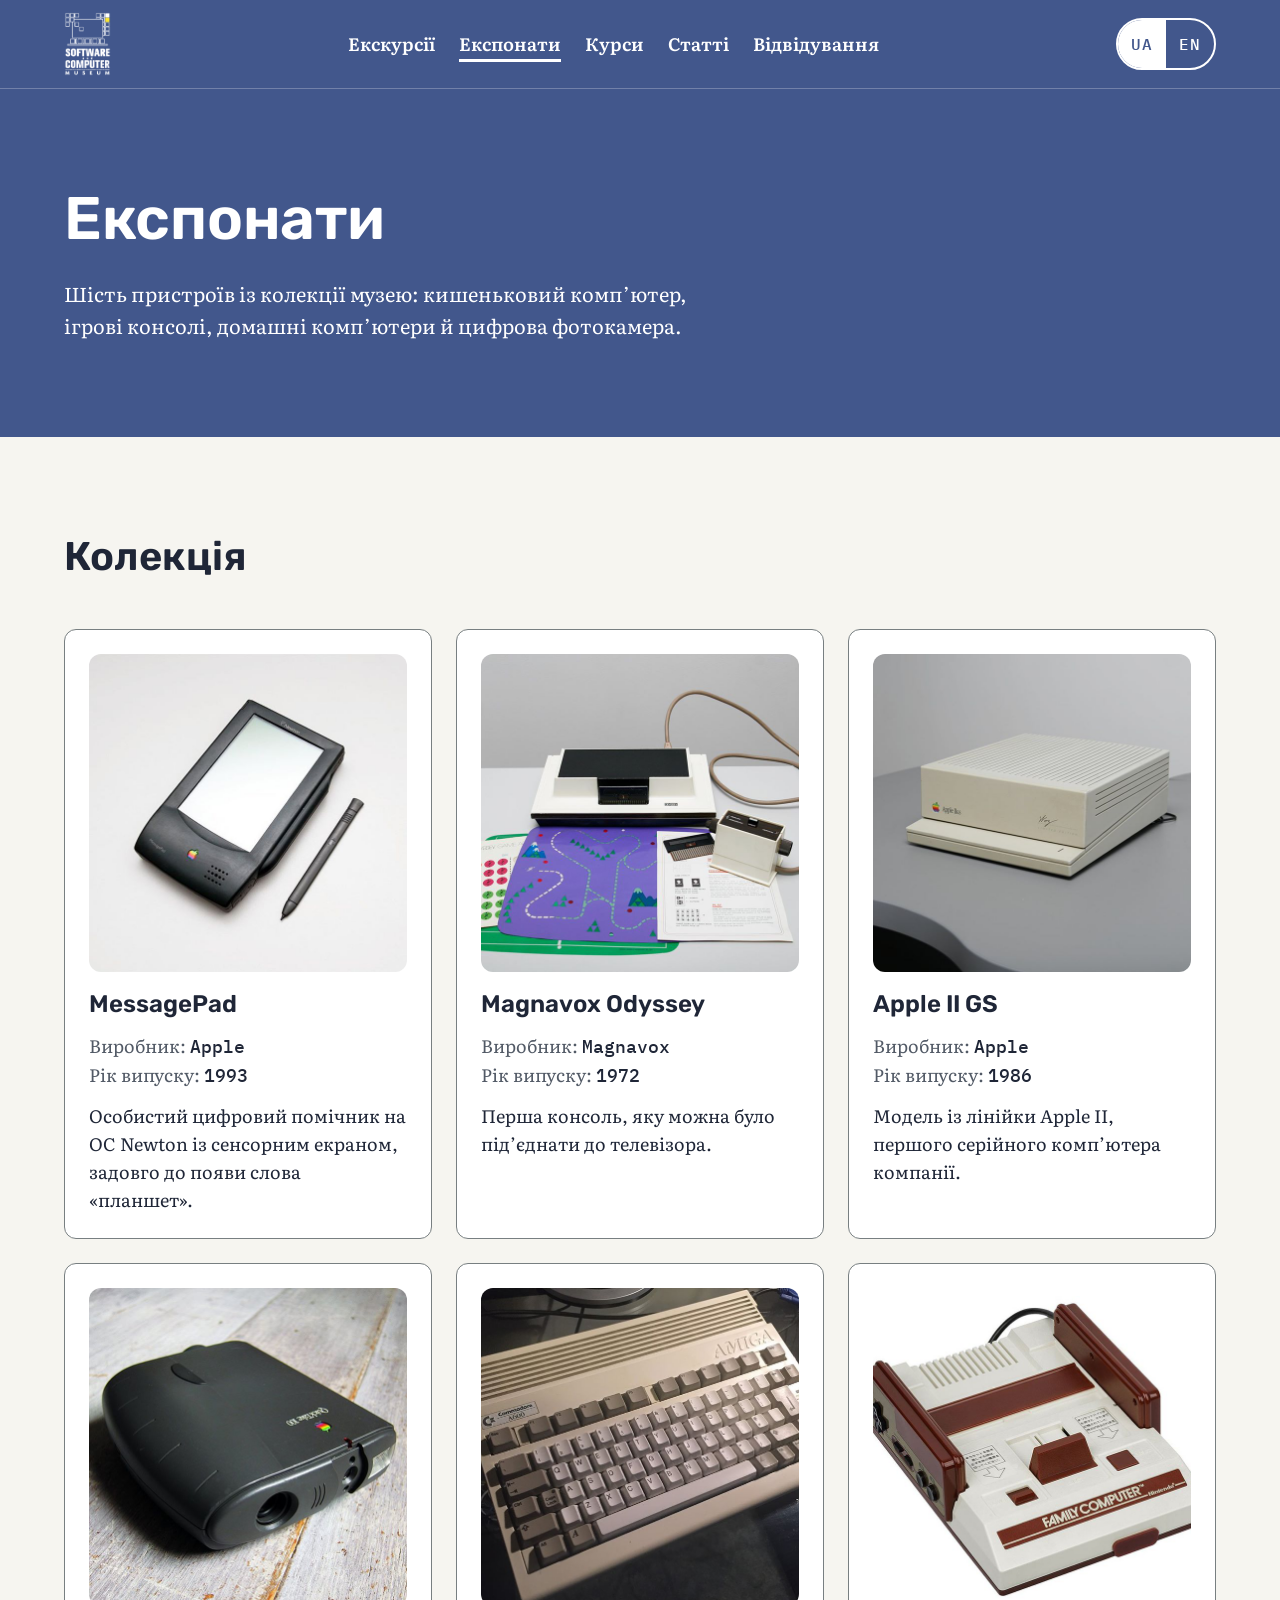
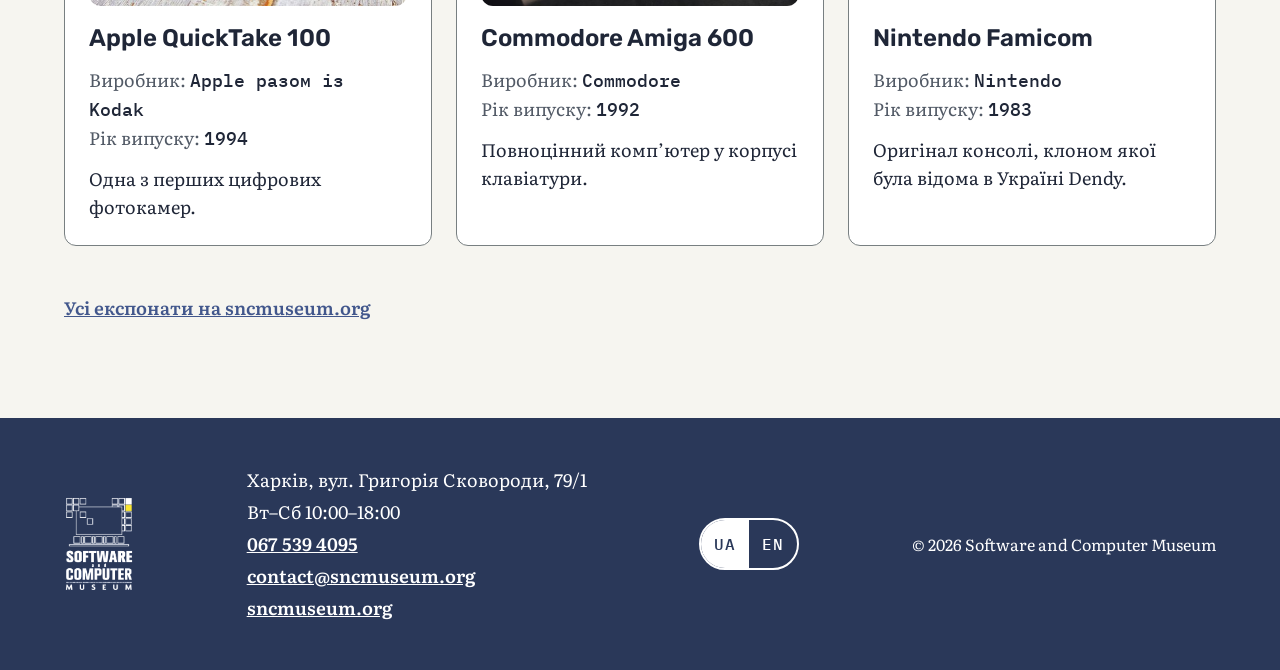
<file: exhibits.html>
<!doctype html>
<html lang="uk">
<head>
  <meta charset="utf-8">
  <meta name="viewport" content="width=device-width, initial-scale=1">
  <title>Експонати — Software and Computer Museum</title>
  <meta name="description" content="Шість експонатів Software and Computer Museum: MessagePad, Magnavox Odyssey, Apple II GS, Apple QuickTake 100, Commodore Amiga 600 і Nintendo Famicom.">
  <link rel="icon" href="favicon.png" type="image/png">
  <link rel="preconnect" href="https://fonts.googleapis.com">
  <link rel="preconnect" href="https://fonts.gstatic.com" crossorigin>
  <link href="https://fonts.googleapis.com/css2?family=IBM+Plex+Mono:wght@500&family=Literata:opsz,wght@7..72,400;7..72,600&family=Rubik:wght@600&display=swap" rel="stylesheet">
  <link rel="stylesheet" href="css/tokens.css">
  <link rel="stylesheet" href="css/styles.css">
  <script src="js/main.js" defer></script>
</head>
<body>
  <a href="#main" class="skip">Перейти до вмісту</a>

  <header class="site-header on-blue">
    <div class="container">
      <a class="logo-link" href="index.html"><img class="logo" src="images/logo.png" alt="Software and Computer Museum — на головну" width="47" height="64"></a>
      <nav class="site-nav" aria-label="Розділи сайту">
        <a href="index.html#excursions">Екскурсії</a>
        <a href="exhibits.html" aria-current="page">Експонати</a>
        <a href="courses.html">Курси</a>
        <a href="articles.html">Статті</a>
        <a href="index.html#contacts">Відвідування</a>
      </nav>
      <div class="header-tools">
        <div class="lang" role="group" aria-label="Мова сайту">
          <button type="button" aria-pressed="true" aria-label="Українська">UA</button>
          <button type="button" aria-pressed="false" aria-label="English" lang="en">EN</button>
        </div>
      </div>
    </div>
  </header>

  <main id="main" tabindex="-1">
    <section class="hero on-blue" aria-labelledby="exhibits-title">
      <div class="container">
        <div class="hero-text">
          <h1 id="exhibits-title">Експонати</h1>
          <p class="hero-lead">Шість пристроїв із колекції музею: кишеньковий комп’ютер, ігрові консолі, домашні комп’ютери й цифрова фотокамера.</p>
        </div>
      </div>
    </section>

    <section class="section" aria-labelledby="list-title">
      <div class="container">
        <h2 id="list-title">Колекція</h2>
        <div class="cards cards--exhibits">
          <article class="card card--exhibit" aria-labelledby="e1-title">
            <img src="images/exhibits/messagepad.jpg" width="640" height="640" alt="Як виглядає Apple MessagePad: чорний кишеньковий комп’ютер із великим сенсорним екраном і написом Newton угорі, поруч — окремий стилус, щоб писати на екрані">
            <h3 id="e1-title">MessagePad</h3>
            <dl class="exhibit-facts">
              <div><dt>Виробник:</dt> <dd>Apple</dd></div>
              <div><dt>Рік випуску:</dt> <dd>1993</dd></div>
            </dl>
            <p>Особистий цифровий помічник на ОС Newton із сенсорним екраном, задовго до появи слова «планшет».</p>
          </article>
          <article class="card card--exhibit" aria-labelledby="e2-title">
            <img src="images/exhibits/magnavox-odyssey.jpg" width="640" height="640" alt="Як виглядає Magnavox Odyssey: біла приставка з чорною кришкою, до якої дротом під’єднано прямокутний контролер із ручками; поруч — кольорова накладка на екран телевізора з ігровим полем і аркуш правил гри">
            <h3 id="e2-title">Magnavox Odyssey</h3>
            <dl class="exhibit-facts">
              <div><dt>Виробник:</dt> <dd>Magnavox</dd></div>
              <div><dt>Рік випуску:</dt> <dd>1972</dd></div>
            </dl>
            <p>Перша консоль, яку можна було під’єднати до телевізора.</p>
          </article>
          <article class="card card--exhibit" aria-labelledby="e3-title">
            <img src="images/exhibits/apple-iigs.jpg" width="640" height="640" loading="lazy" alt="Як виглядає Apple II GS: плаский світло-бежевий системний блок із райдужним логотипом Apple і підписом Стіва Возняка на передній панелі — це лімітована серія">
            <h3 id="e3-title">Apple II GS</h3>
            <dl class="exhibit-facts">
              <div><dt>Виробник:</dt> <dd>Apple</dd></div>
              <div><dt>Рік випуску:</dt> <dd>1986</dd></div>
            </dl>
            <p>Модель із лінійки Apple II, першого серійного комп’ютера компанії.</p>
          </article>
          <article class="card card--exhibit" aria-labelledby="e4-title">
            <img src="images/exhibits/quicktake-100.jpg" width="640" height="640" loading="lazy" alt="Як виглядає Apple QuickTake 100: темно-сіра цифрова камера, формою схожа на бінокль, з об’єктивом і спалахом на передній стінці">
            <h3 id="e4-title">Apple QuickTake 100</h3>
            <dl class="exhibit-facts">
              <div><dt>Виробник:</dt> <dd>Apple разом із Kodak</dd></div>
              <div><dt>Рік випуску:</dt> <dd>1994</dd></div>
            </dl>
            <p>Одна з перших цифрових фотокамер.</p>
          </article>
          <article class="card card--exhibit" aria-labelledby="e5-title">
            <img src="images/exhibits/amiga-600.jpg" width="640" height="640" loading="lazy" alt="Як виглядає Commodore Amiga 600: світло-бежева клавіатура з написом Amiga, усередині якої вміщено весь комп’ютер, без окремого системного блока">
            <h3 id="e5-title">Commodore Amiga 600</h3>
            <dl class="exhibit-facts">
              <div><dt>Виробник:</dt> <dd>Commodore</dd></div>
              <div><dt>Рік випуску:</dt> <dd>1992</dd></div>
            </dl>
            <p>Повноцінний комп’ютер у корпусі клавіатури.</p>
          </article>
          <article class="card card--exhibit" aria-labelledby="e6-title">
            <img src="images/exhibits/famicom.jpg" width="640" height="640" loading="lazy" alt="Як виглядає Nintendo Famicom: біла приставка з бордовими бічними вставками, гніздом для картриджа згори й написом Family Computer спереду">
            <h3 id="e6-title">Nintendo Famicom</h3>
            <dl class="exhibit-facts">
              <div><dt>Виробник:</dt> <dd>Nintendo</dd></div>
              <div><dt>Рік випуску:</dt> <dd>1983</dd></div>
            </dl>
            <p>Оригінал консолі, клоном якої була відома в Україні Dendy.</p>
          </article>
        </div>
        <a class="section-more" href="https://sncmuseum.org/exhibits">Усі експонати на sncmuseum.org</a>
      </div>
    </section>
  </main>

  <footer class="site-footer on-blue">
    <div class="container">
      <img class="footer-logo" src="images/logo.png" alt="Software and Computer Museum" lang="en" width="70" height="96" loading="lazy">
      <div class="footer-contacts">
        <p>Харків, вул. Григорія Сковороди, 79/1</p>
        <p>Вт–Сб 10:00–18:00</p>
        <a href="tel:+380675394095">067&nbsp;539&nbsp;4095</a>
        <a href="mailto:contact@sncmuseum.org">contact@sncmuseum.org</a>
        <a href="https://sncmuseum.org">sncmuseum.org</a>
      </div>
      <div class="lang" role="group" aria-label="Мова сайту">
        <button type="button" aria-pressed="true" aria-label="Українська">UA</button>
        <button type="button" aria-pressed="false" aria-label="English" lang="en">EN</button>
      </div>
      <p class="copyright">© 2026 <span lang="en">Software and Computer Museum</span></p>
    </div>
  </footer>
</body>
</html>
</file>
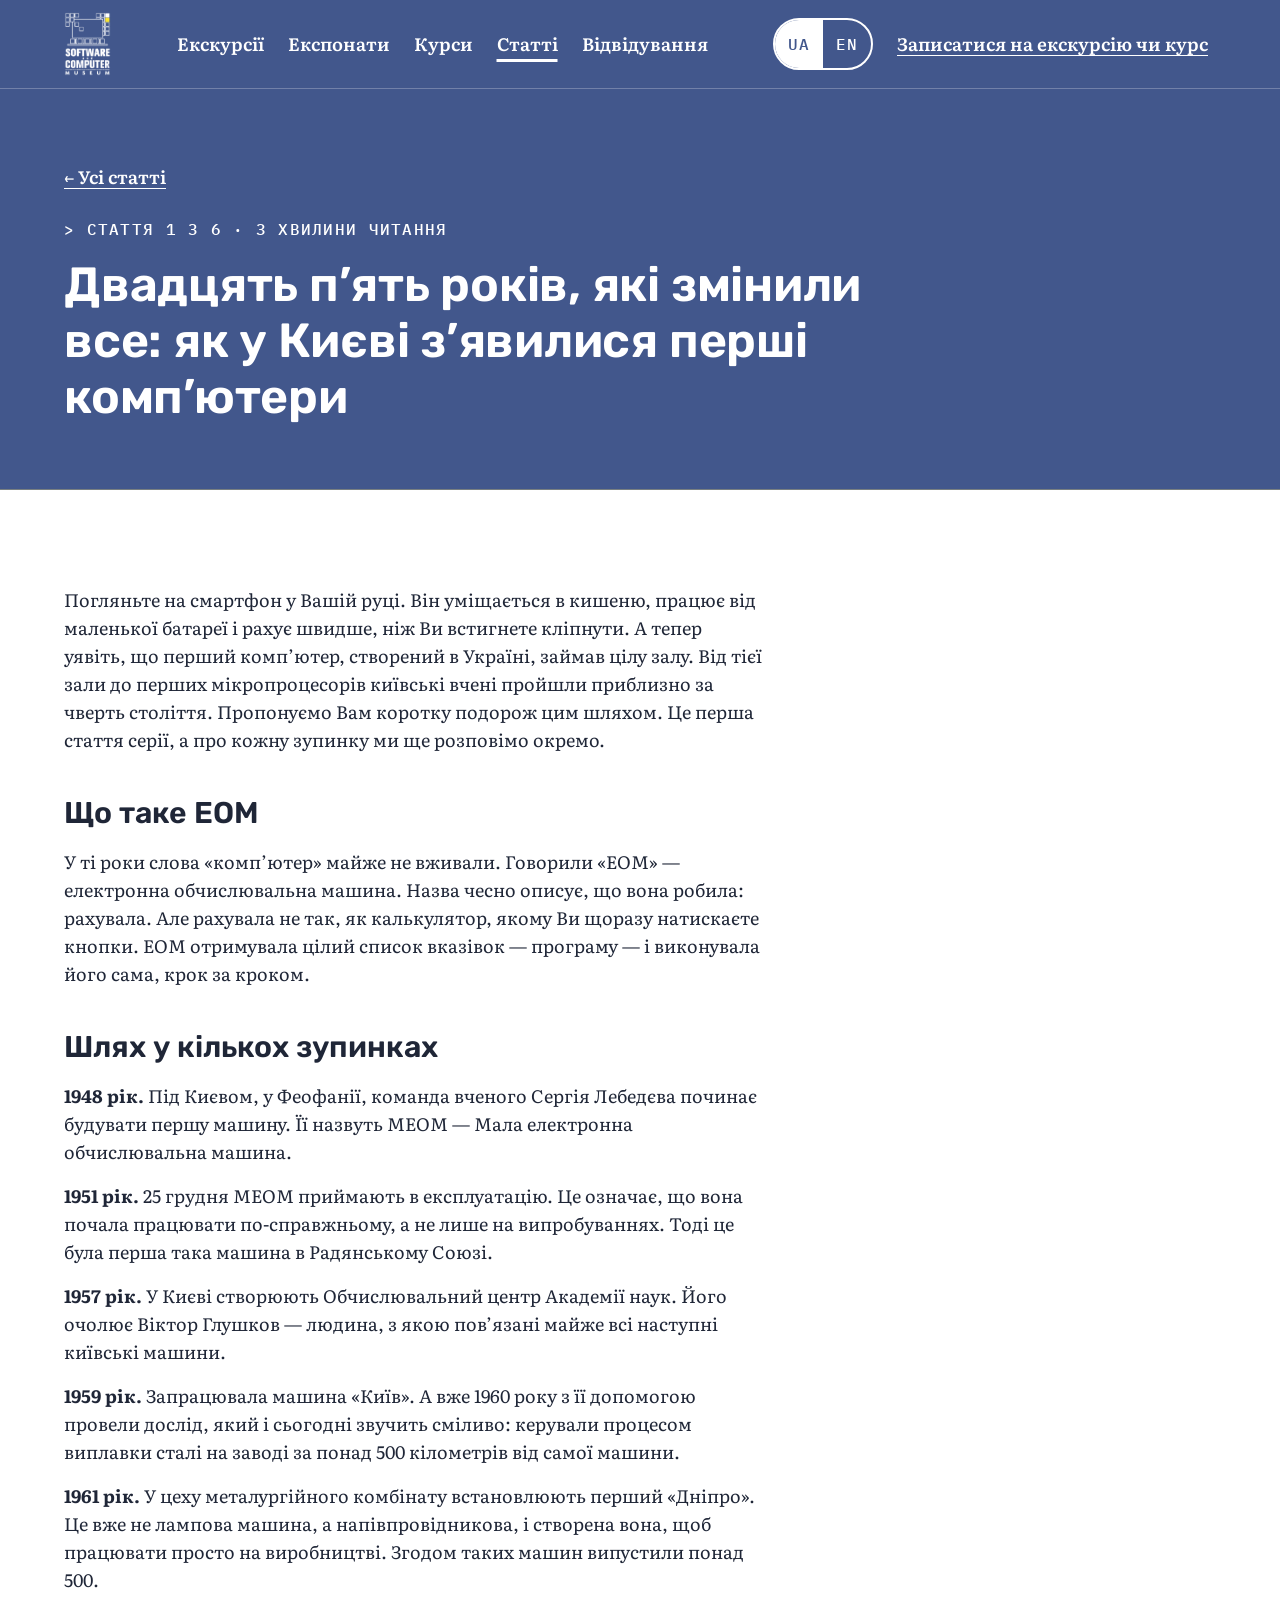
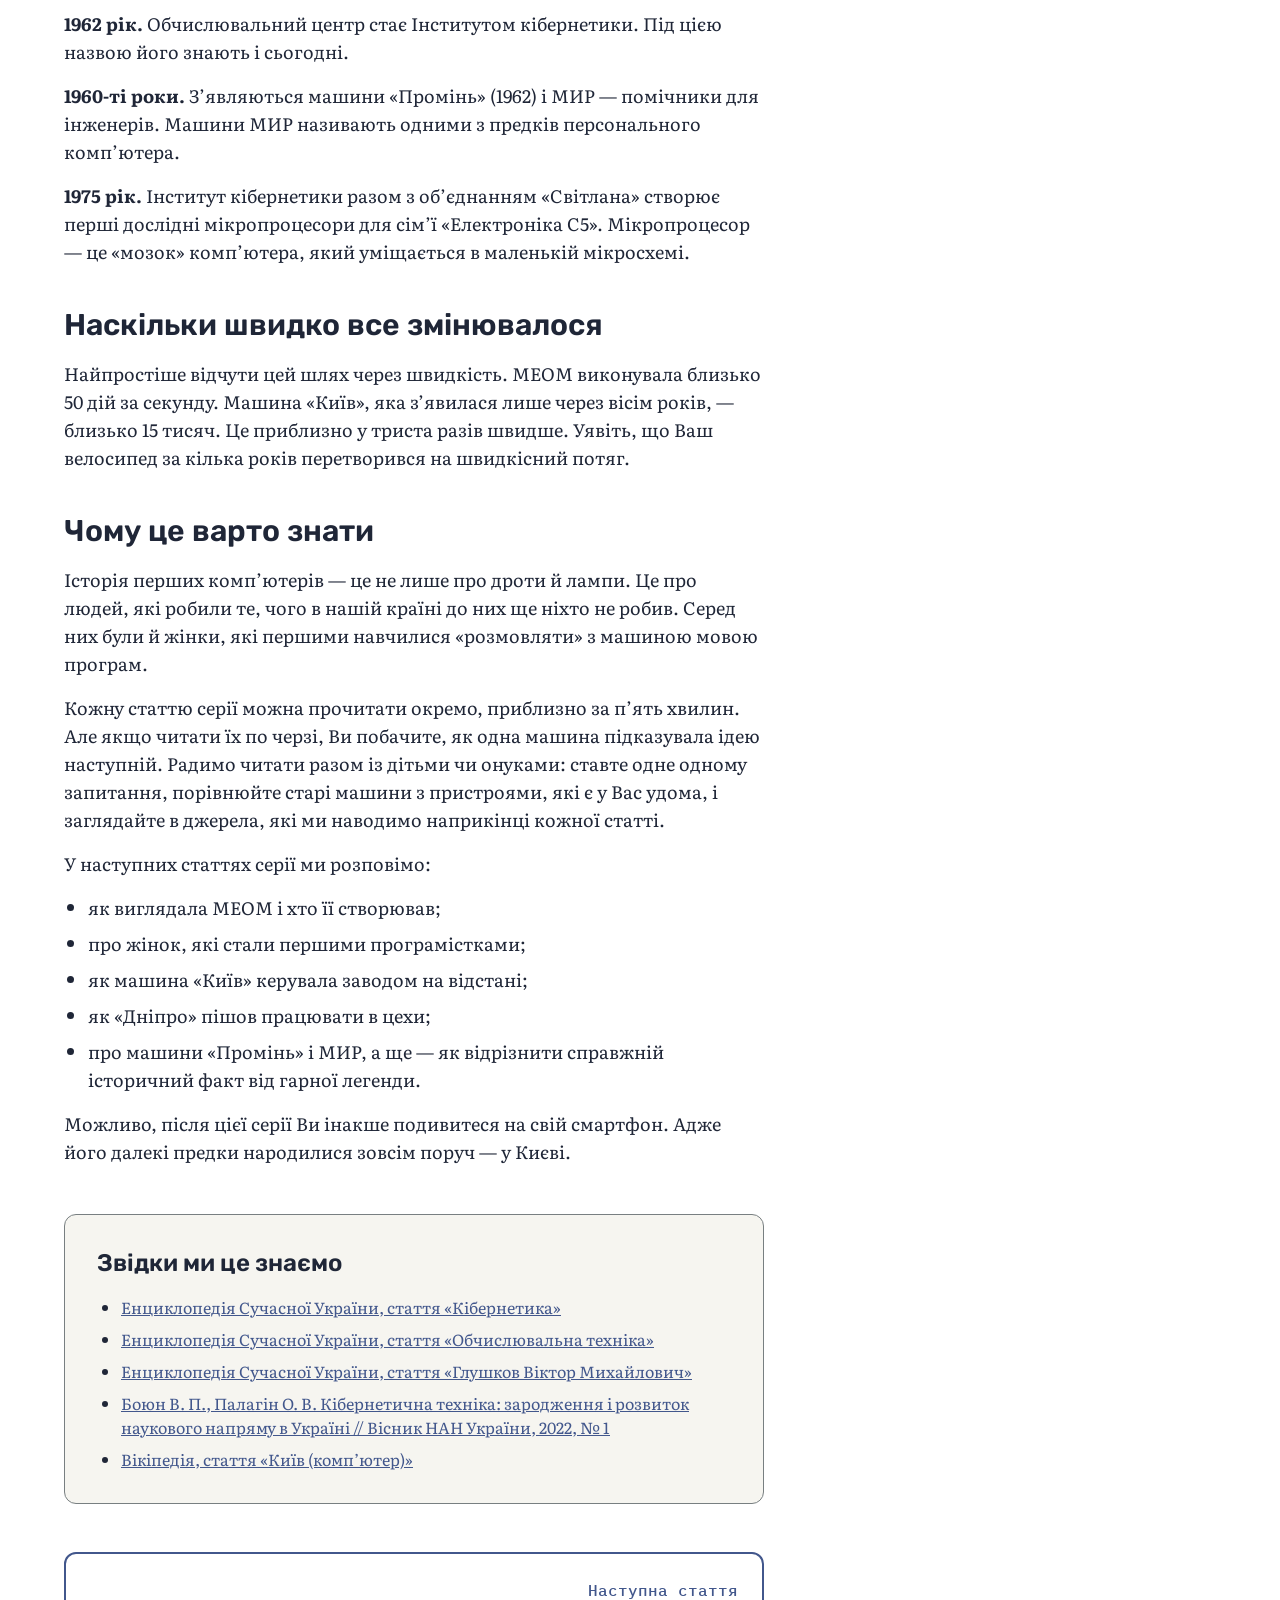
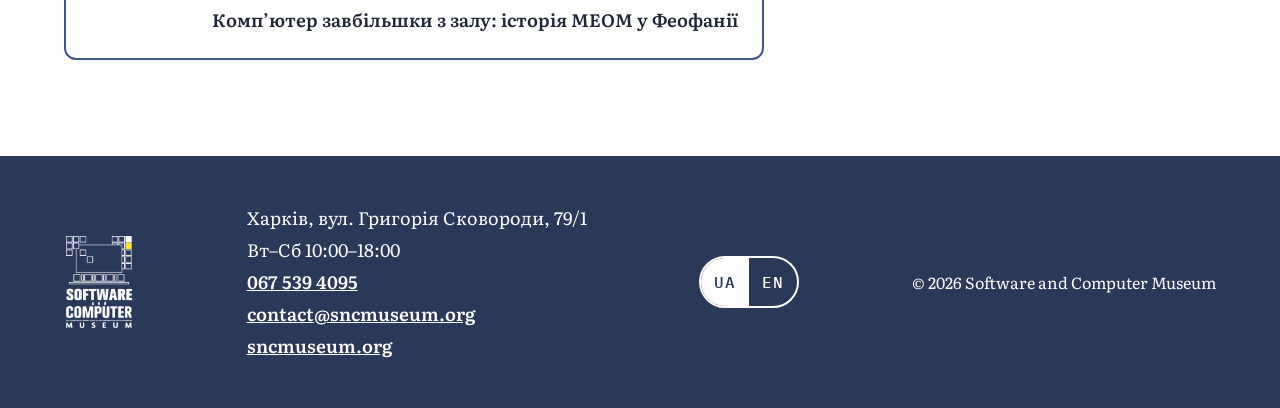
<file: articles/01-dvadtsyat-pyat-rokiv.html>
<!doctype html>
<html lang="uk">
<head>
  <meta charset="utf-8">
  <meta name="viewport" content="width=device-width, initial-scale=1">
  <title>Двадцять п’ять років, які змінили все: як у Києві з’явилися перші комп’ютери — Статті — Software and Computer Museum</title>
  <meta name="description" content="Коротка подорож від першої машини 1948 року до мікропроцесорів 1975-го. З цієї статті починається серія.">
  <link rel="icon" href="../favicon.png" type="image/png">
  <link rel="preconnect" href="https://fonts.googleapis.com">
  <link rel="preconnect" href="https://fonts.gstatic.com" crossorigin>
  <link href="https://fonts.googleapis.com/css2?family=IBM+Plex+Mono:wght@500&family=Literata:opsz,wght@7..72,400;7..72,600&family=Rubik:wght@600&display=swap" rel="stylesheet">
  <link rel="stylesheet" href="../css/tokens.css">
  <link rel="stylesheet" href="../css/styles.css">
  <script src="../js/main.js" defer></script>
</head>
<body>
  <a href="#main" class="skip">Перейти до вмісту</a>
  <header class="site-header on-blue">
    <div class="container">
      <a class="logo-link" href="../index.html"><img class="logo" src="../images/logo.png" alt="Software and Computer Museum — на головну" width="47" height="64"></a>
      <nav class="site-nav" aria-label="Розділи сайту">
        <a href="../index.html#excursions">Екскурсії</a>
        <a href="../exhibits.html">Експонати</a>
        <a href="../courses.html">Курси</a>
        <a href="../articles.html" aria-current="true">Статті</a>
        <a href="../index.html#contacts">Відвідування</a>
      </nav>
      <div class="header-tools">
        <div class="lang" role="group" aria-label="Мова сайту">
          <button type="button" aria-pressed="true" aria-label="Українська">UA</button>
          <button type="button" aria-pressed="false" aria-label="English" lang="en">EN</button>
        </div>
        <a class="header-cta" href="../index.html#signup">Записатися на екскурсію чи курс</a>
      </div>
    </div>
  </header>
  <main id="main" tabindex="-1">
    <section class="hero hero--article on-blue" aria-labelledby="article-title">
      <div class="container">
        <div class="hero-text">
          <a class="back-link" href="../articles.html">Усі статті</a>
          <p class="kicker">Стаття 1 з 6 · 3 хвилини читання</p>
          <h1 id="article-title">Двадцять п’ять років, які змінили все: як у Києві з’явилися перші комп’ютери</h1>
        </div>
      </div>
    </section>

    <section class="section section--white" aria-label="Текст статті">
      <div class="container">
        <article class="article" aria-labelledby="article-title">
          <div class="article-body">
            <p>Погляньте на смартфон у Вашій руці. Він уміщається в кишеню, працює від маленької батареї і рахує швидше, ніж Ви встигнете кліпнути. А тепер уявіть, що перший комп’ютер, створений в Україні, займав цілу залу. Від тієї зали до перших мікропроцесорів київські вчені пройшли приблизно за чверть століття. Пропонуємо Вам коротку подорож цим шляхом. Це перша стаття серії, а про кожну зупинку ми ще розповімо окремо.</p>
            <h2>Що таке ЕОМ</h2>
            <p>У ті роки слова «комп’ютер» майже не вживали. Говорили «ЕОМ» — електронна обчислювальна машина. Назва чесно описує, що вона робила: рахувала. Але рахувала не так, як калькулятор, якому Ви щоразу натискаєте кнопки. ЕОМ отримувала цілий список вказівок — програму — і виконувала його сама, крок за кроком.</p>
            <h2>Шлях у кількох зупинках</h2>
            <p><strong>1948 рік.</strong> Під Києвом, у Феофанії, команда вченого Сергія Лебедєва починає будувати першу машину. Її назвуть МЕОМ — Мала електронна обчислювальна машина.</p>
            <p><strong>1951 рік.</strong> 25 грудня МЕОМ приймають в експлуатацію. Це означає, що вона почала працювати по-справжньому, а не лише на випробуваннях. Тоді це була перша така машина в Радянському Союзі.</p>
            <p><strong>1957 рік.</strong> У Києві створюють Обчислювальний центр Академії наук. Його очолює Віктор Глушков — людина, з якою пов’язані майже всі наступні київські машини.</p>
            <p><strong>1959 рік.</strong> Запрацювала машина «Київ». А вже 1960 року з її допомогою провели дослід, який і сьогодні звучить сміливо: керували процесом виплавки сталі на заводі за понад 500 кілометрів від самої машини.</p>
            <p><strong>1961 рік.</strong> У цеху металургійного комбінату встановлюють перший «Дніпро». Це вже не лампова машина, а напівпровідникова, і створена вона, щоб працювати просто на виробництві. Згодом таких машин випустили понад 500.</p>
            <p><strong>1962 рік.</strong> Обчислювальний центр стає Інститутом кібернетики. Під цією назвою його знають і сьогодні.</p>
            <p><strong>1960-ті роки.</strong> З’являються машини «Промінь» (1962) і МИР — помічники для інженерів. Машини МИР називають одними з предків персонального комп’ютера.</p>
            <p><strong>1975 рік.</strong> Інститут кібернетики разом з об’єднанням «Світлана» створює перші дослідні мікропроцесори для сім’ї «Електроніка С5». Мікропроцесор — це «мозок» комп’ютера, який уміщається в маленькій мікросхемі.</p>
            <h2>Наскільки швидко все змінювалося</h2>
            <p>Найпростіше відчути цей шлях через швидкість. МЕОМ виконувала близько 50 дій за секунду. Машина «Київ», яка з’явилася лише через вісім років, — близько 15 тисяч. Це приблизно у триста разів швидше. Уявіть, що Ваш велосипед за кілька років перетворився на швидкісний потяг.</p>
            <h2>Чому це варто знати</h2>
            <p>Історія перших комп’ютерів — це не лише про дроти й лампи. Це про людей, які робили те, чого в нашій країні до них ще ніхто не робив. Серед них були й жінки, які першими навчилися «розмовляти» з машиною мовою програм.</p>
            <p>Кожну статтю серії можна прочитати окремо, приблизно за п’ять хвилин. Але якщо читати їх по черзі, Ви побачите, як одна машина підказувала ідею наступній. Радимо читати разом із дітьми чи онуками: ставте одне одному запитання, порівнюйте старі машини з пристроями, які є у Вас удома, і заглядайте в джерела, які ми наводимо наприкінці кожної статті.</p>
            <p>У наступних статтях серії ми розповімо:</p>
            <ul>
            <li>як виглядала МЕОМ і хто її створював;</li>
            <li>про жінок, які стали першими програмістками;</li>
            <li>як машина «Київ» керувала заводом на відстані;</li>
            <li>як «Дніпро» пішов працювати в цехи;</li>
            <li>про машини «Промінь» і МИР, а ще — як відрізнити справжній історичний факт від гарної легенди.</li>
            </ul>
            <p>Можливо, після цієї серії Ви інакше подивитеся на свій смартфон. Адже його далекі предки народилися зовсім поруч — у Києві.</p>
          </div>
          <aside class="article-sources" aria-labelledby="sources-title">
            <h2 id="sources-title">Звідки ми це знаємо</h2>
            <ul>
            <li><a href="https://www.esu.com.ua/pdf/file/6745.pdf">Енциклопедія Сучасної України, стаття «Кібернетика»</a></li>
            <li><a href="https://www.esu.com.ua/pdf/file/74710.pdf">Енциклопедія Сучасної України, стаття «Обчислювальна техніка»</a></li>
            <li><a href="https://www.esu.com.ua/pdf/file/30542.pdf">Енциклопедія Сучасної України, стаття «Глушков Віктор Михайлович»</a></li>
            <li><a href="https://doi.org/10.15407/visn2022.01.069">Боюн В. П., Палагін О. В. Кібернетична техніка: зародження і розвиток наукового напряму в Україні // Вісник НАН України, 2022, № 1</a></li>
            <li><a href="https://uk.wikipedia.org/wiki/Київ_(комп'ютер)">Вікіпедія, стаття «Київ (комп’ютер)»</a></li>
            </ul>
          </aside>
        </article>
        <nav class="article-nav" aria-label="Інші статті серії">
          <a class="article-nav-link article-nav-link--next" href="02-meom-u-feofanii.html"><span class="article-nav-label">Наступна стаття</span><span class="article-nav-title">Комп’ютер завбільшки з залу: історія МЕОМ у Феофанії</span></a>
        </nav>
      </div>
    </section>
  </main>
  <footer class="site-footer on-blue">
    <div class="container">
      <img class="footer-logo" src="../images/logo.png" alt="Software and Computer Museum" lang="en" width="70" height="96" loading="lazy">
      <div class="footer-contacts">
        <p>Харків, вул. Григорія Сковороди, 79/1</p>
        <p>Вт–Сб 10:00–18:00</p>
        <a href="tel:+380675394095">067&nbsp;539&nbsp;4095</a>
        <a href="mailto:contact@sncmuseum.org">contact@sncmuseum.org</a>
        <a href="https://sncmuseum.org">sncmuseum.org</a>
      </div>
      <div class="lang" role="group" aria-label="Мова сайту">
        <button type="button" aria-pressed="true" aria-label="Українська">UA</button>
        <button type="button" aria-pressed="false" aria-label="English" lang="en">EN</button>
      </div>
      <p class="copyright">© 2026 <span lang="en">Software and Computer Museum</span></p>
    </div>
  </footer>
</body>
</html>
</file>
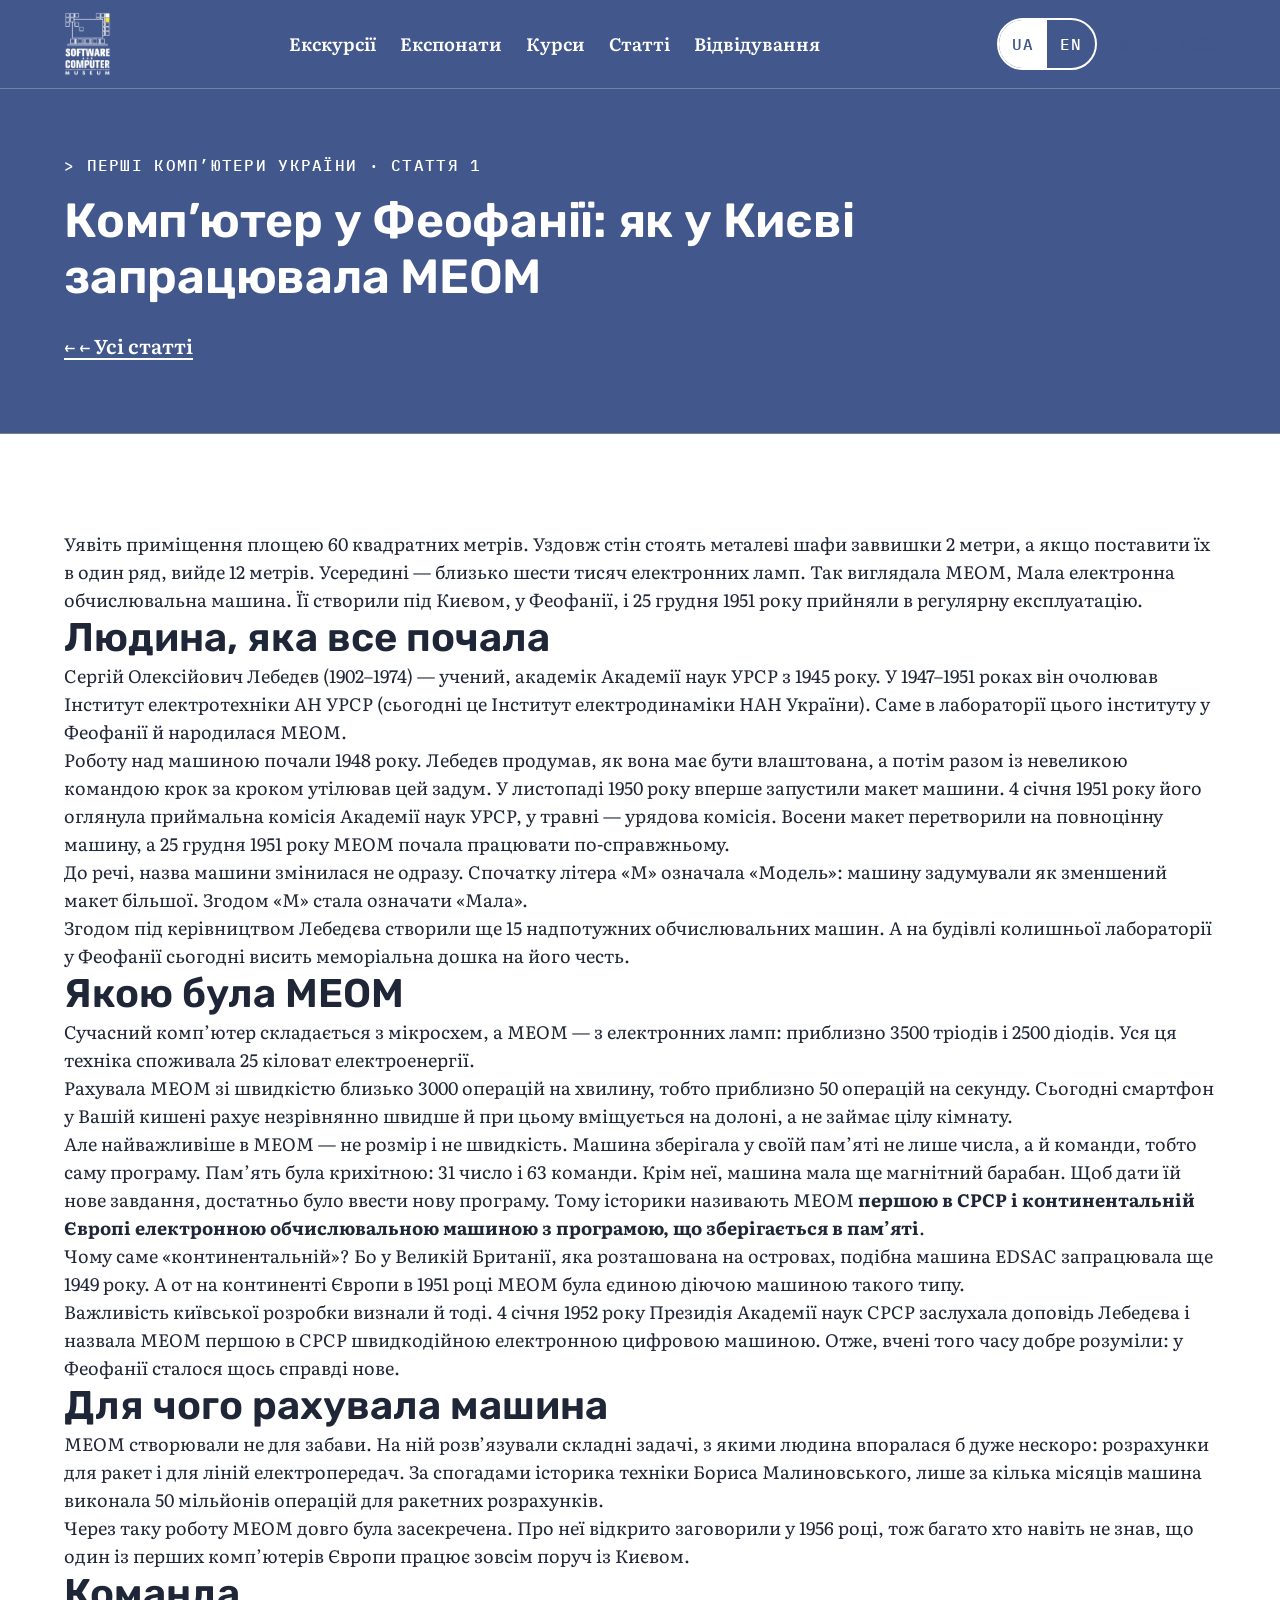
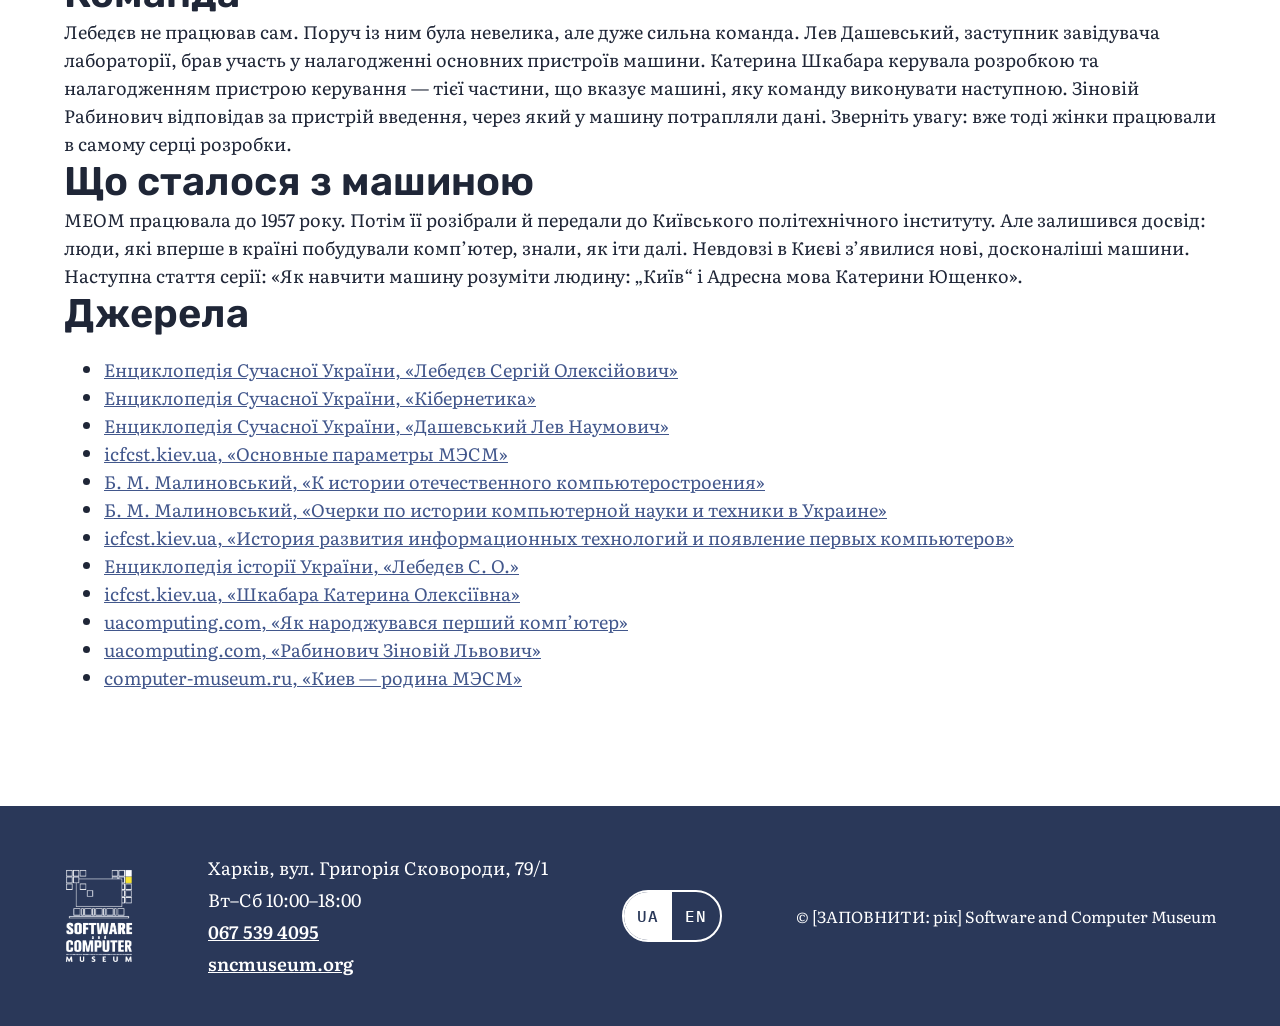
<file: articles/01-mesm.html>
<!doctype html>
<html lang="uk">
<head>
  <meta charset="utf-8">
  <meta name="viewport" content="width=device-width, initial-scale=1">
  <title>Комп’ютер у Феофанії: як у Києві запрацювала МЕОМ — Software and Computer Museum</title>
  <meta name="description" content="Як 1951 року під Києвом команда Сергія Лебедєва запустила МЕОМ — першу в СРСР і континентальній Європі ЕОМ із програмою, що зберігається в пам’яті.">
  <link rel="icon" href="../favicon.png" type="image/png">
  <link rel="preconnect" href="https://fonts.googleapis.com">
  <link rel="preconnect" href="https://fonts.gstatic.com" crossorigin>
  <link href="https://fonts.googleapis.com/css2?family=IBM+Plex+Mono:wght@500&family=Literata:opsz,wght@7..72,400;7..72,600&family=Rubik:wght@600&display=swap" rel="stylesheet">
  <link rel="stylesheet" href="../css/tokens.css">
  <link rel="stylesheet" href="../css/styles.css">
  <script src="../js/main.js" defer></script>
</head>
<body>
  <a href="#main" class="skip">Перейти до вмісту</a>

  <header class="site-header on-blue">
    <div class="container">
      <a class="logo-link" href="../index.html"><img class="logo" src="../images/logo.png" alt="Software and Computer Museum — на головну" width="47" height="64"></a>
      <nav class="site-nav" aria-label="Розділи сайту">
        <a href="../index.html#excursions">Екскурсії</a>
        <a href="../exhibits.html">Експонати</a>
        <a href="../courses.html">Курси</a>
        <a href="../articles.html">Статті</a>
        <a href="../index.html#contacts">Відвідування</a>
      </nav>
      <div class="header-tools">
        <div class="lang" role="group" aria-label="Мова сайту">
          <button type="button" aria-pressed="true" aria-label="Українська">UA</button>
          <button type="button" aria-pressed="false" aria-label="English" lang="en">EN</button>
        </div>
        <a class="header-phone" href="tel:+380675394095" aria-label="Зателефонувати: 067 539 4095">067&nbsp;539&nbsp;4095</a>
      </div>
    </div>
  </header>

  <main id="main" tabindex="-1">
    <section class="hero hero--article on-blue" aria-labelledby="article-title">
      <div class="container">
        <div class="hero-text">
          <p class="kicker">Перші комп’ютери України · Стаття 1</p>
          <h1 id="article-title">Комп’ютер у Феофанії: як у Києві запрацювала МЕОМ</h1>
          <p class="hero-lead"><a class="back-link" href="../articles.html">← Усі статті</a></p>
        </div>
      </div>
    </section>

    <section class="section section--white" aria-label="Текст статті">
      <div class="container">
        <article class="prose">
          <p class="prose-lead">Уявіть приміщення площею 60 квадратних метрів. Уздовж стін стоять металеві шафи заввишки 2 метри, а якщо поставити їх в один ряд, вийде 12 метрів. Усередині — близько шести тисяч електронних ламп. Так виглядала МЕОМ, Мала електронна обчислювальна машина. Її створили під Києвом, у Феофанії, і 25 грудня 1951 року прийняли в регулярну експлуатацію.</p>

          <h2>Людина, яка все почала</h2>
          <p>Сергій Олексійович Лебедєв (1902–1974) — учений, академік Академії наук УРСР з 1945 року. У 1947–1951 роках він очолював Інститут електротехніки АН УРСР (сьогодні це Інститут електродинаміки НАН України). Саме в лабораторії цього інституту у Феофанії й народилася МЕОМ.</p>
          <p>Роботу над машиною почали 1948 року. Лебедєв продумав, як вона має бути влаштована, а потім разом із невеликою командою крок за кроком утілював цей задум. У листопаді 1950 року вперше запустили макет машини. 4 січня 1951 року його оглянула приймальна комісія Академії наук УРСР, у травні — урядова комісія. Восени макет перетворили на повноцінну машину, а 25 грудня 1951 року МЕОМ почала працювати по-справжньому.</p>
          <p>До речі, назва машини змінилася не одразу. Спочатку літера «М» означала «Модель»: машину задумували як зменшений макет більшої. Згодом «М» стала означати «Мала».</p>
          <p>Згодом під керівництвом Лебедєва створили ще 15 надпотужних обчислювальних машин. А на будівлі колишньої лабораторії у Феофанії сьогодні висить меморіальна дошка на його честь.</p>

          <h2>Якою була МЕОМ</h2>
          <p>Сучасний комп’ютер складається з мікросхем, а МЕОМ — з електронних ламп: приблизно 3500 тріодів і 2500 діодів. Уся ця техніка споживала 25 кіловат електроенергії.</p>
          <p>Рахувала МЕОМ зі швидкістю близько 3000 операцій на хвилину, тобто приблизно 50 операцій на секунду. Сьогодні смартфон у Вашій кишені рахує незрівнянно швидше й при цьому вміщується на долоні, а не займає цілу кімнату.</p>
          <p>Але найважливіше в МЕОМ — не розмір і не швидкість. Машина зберігала у своїй пам’яті не лише числа, а й команди, тобто саму програму. Пам’ять була крихітною: 31 число і 63 команди. Крім неї, машина мала ще магнітний барабан. Щоб дати їй нове завдання, достатньо було ввести нову програму. Тому історики називають МЕОМ <strong>першою в СРСР і континентальній Європі електронною обчислювальною машиною з програмою, що зберігається в пам’яті</strong>.</p>
          <p>Чому саме «континентальній»? Бо у Великій Британії, яка розташована на островах, подібна машина EDSAC запрацювала ще 1949 року. А от на континенті Європи в 1951 році МЕОМ була єдиною діючою машиною такого типу.</p>
          <p>Важливість київської розробки визнали й тоді. 4 січня 1952 року Президія Академії наук СРСР заслухала доповідь Лебедєва і назвала МЕОМ першою в СРСР швидкодійною електронною цифровою машиною. Отже, вчені того часу добре розуміли: у Феофанії сталося щось справді нове.</p>

          <h2>Для чого рахувала машина</h2>
          <p>МЕОМ створювали не для забави. На ній розв’язували складні задачі, з якими людина впоралася б дуже нескоро: розрахунки для ракет і для ліній електропередач. За спогадами історика техніки Бориса Малиновського, лише за кілька місяців машина виконала 50 мільйонів операцій для ракетних розрахунків.</p>
          <p>Через таку роботу МЕОМ довго була засекречена. Про неї відкрито заговорили у 1956 році, тож багато хто навіть не знав, що один із перших комп’ютерів Європи працює зовсім поруч із Києвом.</p>

          <h2>Команда</h2>
          <p>Лебедєв не працював сам. Поруч із ним була невелика, але дуже сильна команда. Лев Дашевський, заступник завідувача лабораторії, брав участь у налагодженні основних пристроїв машини. Катерина Шкабара керувала розробкою та налагодженням пристрою керування — тієї частини, що вказує машині, яку команду виконувати наступною. Зіновій Рабинович відповідав за пристрій введення, через який у машину потрапляли дані. Зверніть увагу: вже тоді жінки працювали в самому серці розробки.</p>

          <h2>Що сталося з машиною</h2>
          <p>МЕОМ працювала до 1957 року. Потім її розібрали й передали до Київського політехнічного інституту. Але залишився досвід: люди, які вперше в країні побудували комп’ютер, знали, як іти далі. Невдовзі в Києві з’явилися нові, досконаліші машини.</p>

          <p class="prose-next">Наступна стаття серії: «Як навчити машину розуміти людину: „Київ“ і Адресна мова Катерини Ющенко».</p>

          <h2>Джерела</h2>
          <ul class="sources">
            <li><a href="https://esu.com.ua/search_articles.php?id=53547">Енциклопедія Сучасної України, «Лебедєв Сергій Олексійович»</a></li>
            <li><a href="https://esu.com.ua/search_articles?id=6745">Енциклопедія Сучасної України, «Кібернетика»</a></li>
            <li><a href="https://esu.com.ua/article-23719">Енциклопедія Сучасної України, «Дашевський Лев Наумович»</a></li>
            <li><a href="https://icfcst.kiev.ua/MUSEUM/LEBEDEV/TXT/plus1_r.html" lang="ru">icfcst.kiev.ua, «Основные параметры МЭСМ»</a></li>
            <li><a href="https://www.icfcst.kiev.ua/MUSEUM/MalinovskyBlog_r.html">Б. М. Малиновський, <span lang="ru">«К истории отечественного компьютеростроения»</span></a></li>
            <li><a href="https://www.icfcst.kiev.ua/MUSEUM/DIFFERENT/Essays_r.html">Б. М. Малиновський, <span lang="ru">«Очерки по истории компьютерной науки и техники в Украине»</span></a></li>
            <li><a href="https://www.icfcst.kiev.ua/MUSEUM/ITlb_r.html">icfcst.kiev.ua, <span lang="ru">«История развития информационных технологий и появление первых компьютеров»</span></a></li>
            <li><a href="https://resource.history.org.ua/cgi-bin/eiu/history.exe?I21DBN=EIU&amp;P21DBN=EIU&amp;S21STN=1&amp;S21REF=10&amp;S21FMT=eiu_all&amp;C21COM=S&amp;S21CNR=20&amp;S21P01=0&amp;S21P02=0&amp;S21P03=TRN%3D&amp;S21COLORTERMS=0&amp;S21STR=Lebedev_S_O">Енциклопедія історії України, «Лебедєв С. О.»</a></li>
            <li><a href="https://www.icfcst.kiev.ua/MUSEUM/PHOTOS/Shkabara_u.html">icfcst.kiev.ua, «Шкабара Катерина Олексіївна»</a></li>
            <li><a href="https://uacomputing.com/stories/mesm/">uacomputing.com, «Як народжувався перший комп’ютер»</a></li>
            <li><a href="https://uacomputing.com/persons/rabinovich/">uacomputing.com, «Рабинович Зіновій Львович»</a></li>
            <li><a href="https://www.computer-museum.ru/books/vt_face/3_lebedev_5.htm">computer-museum.ru, <span lang="ru">«Киев — родина МЭСМ»</span></a></li>
          </ul>
        </article>
      </div>
    </section>
  </main>

  <footer class="site-footer on-blue">
    <div class="container">
      <img class="footer-logo" src="../images/logo.png" alt="Software and Computer Museum" lang="en" width="70" height="96" loading="lazy">
      <div class="footer-contacts">
        <p>Харків, вул. Григорія Сковороди, 79/1</p>
        <p>Вт–Сб 10:00–18:00</p>
        <a href="tel:+380675394095">067&nbsp;539&nbsp;4095</a>
        <a href="https://sncmuseum.org">sncmuseum.org</a>
      </div>
      <div class="lang" role="group" aria-label="Мова сайту">
        <button type="button" aria-pressed="true" aria-label="Українська">UA</button>
        <button type="button" aria-pressed="false" aria-label="English" lang="en">EN</button>
      </div>
      <p class="copyright">© [ЗАПОВНИТИ: рік] <span lang="en">Software and Computer Museum</span></p>
    </div>
  </footer>
</body>
</html>
</file>
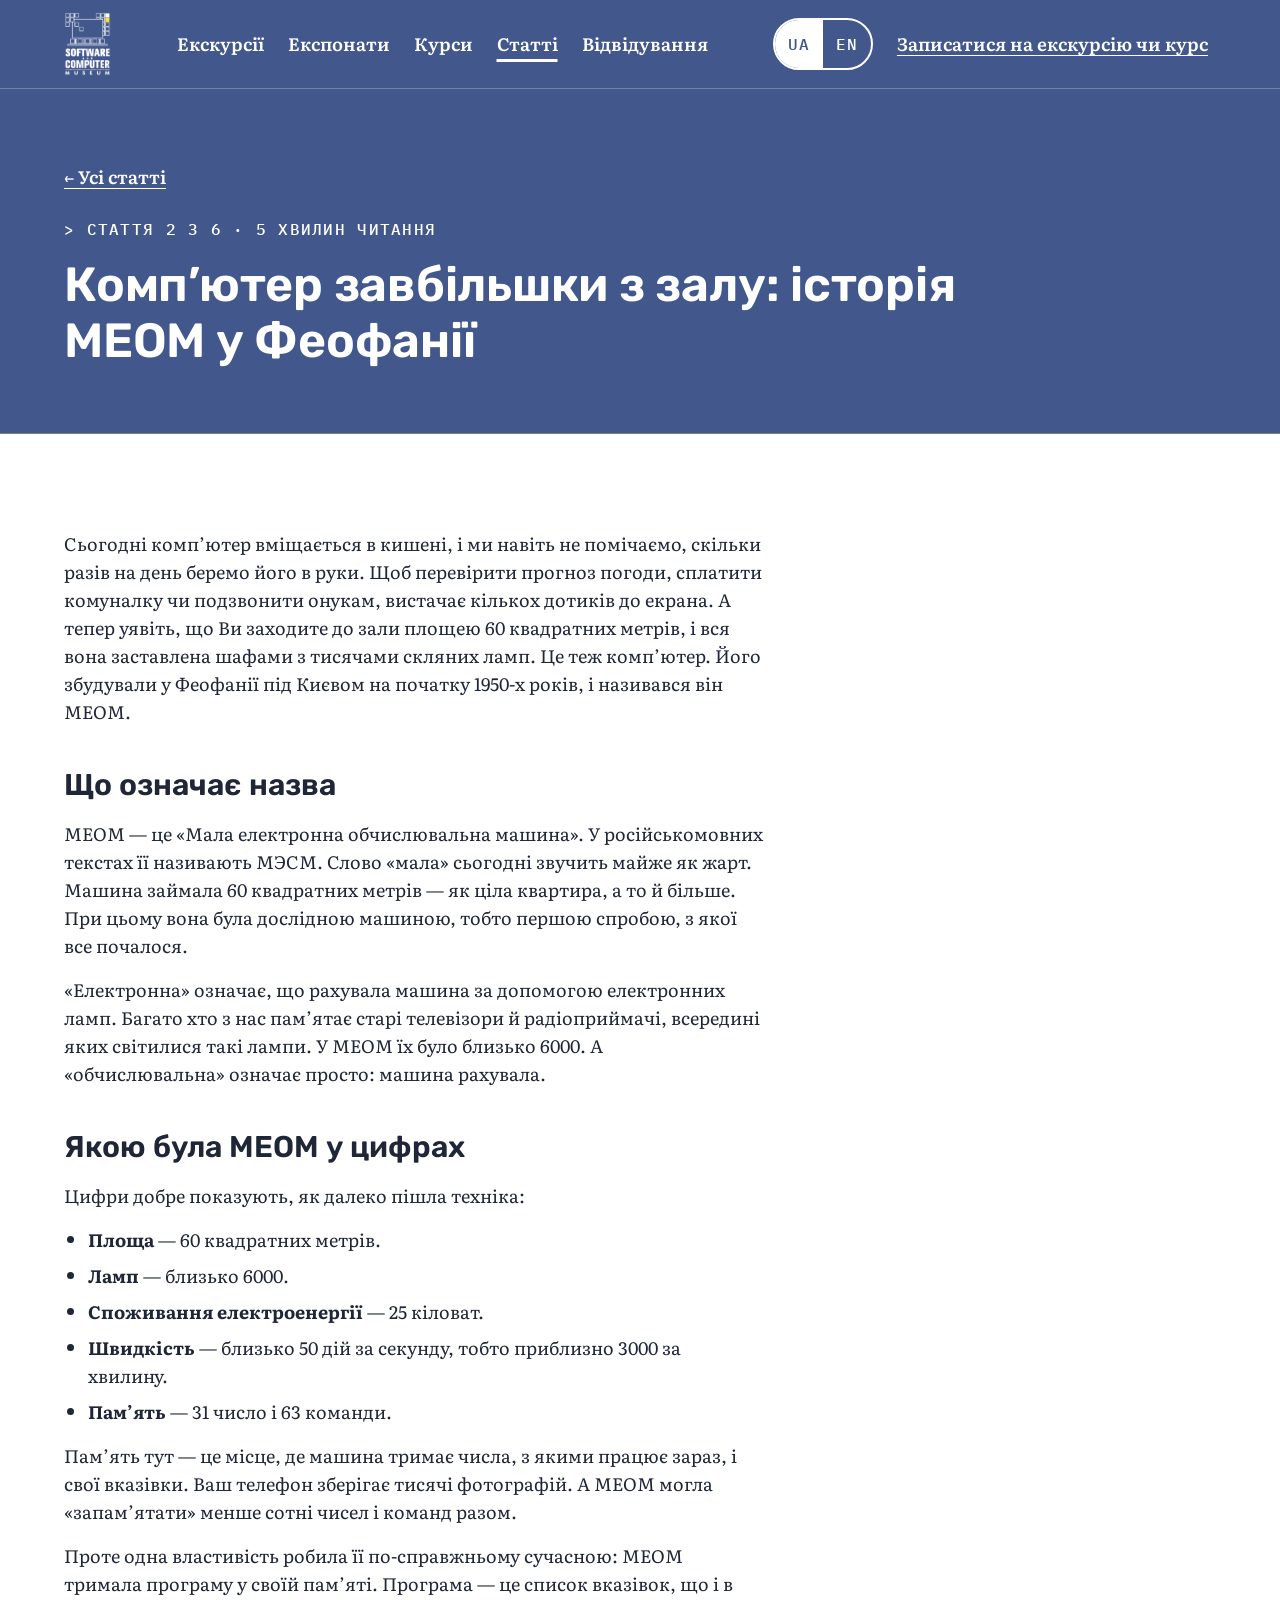
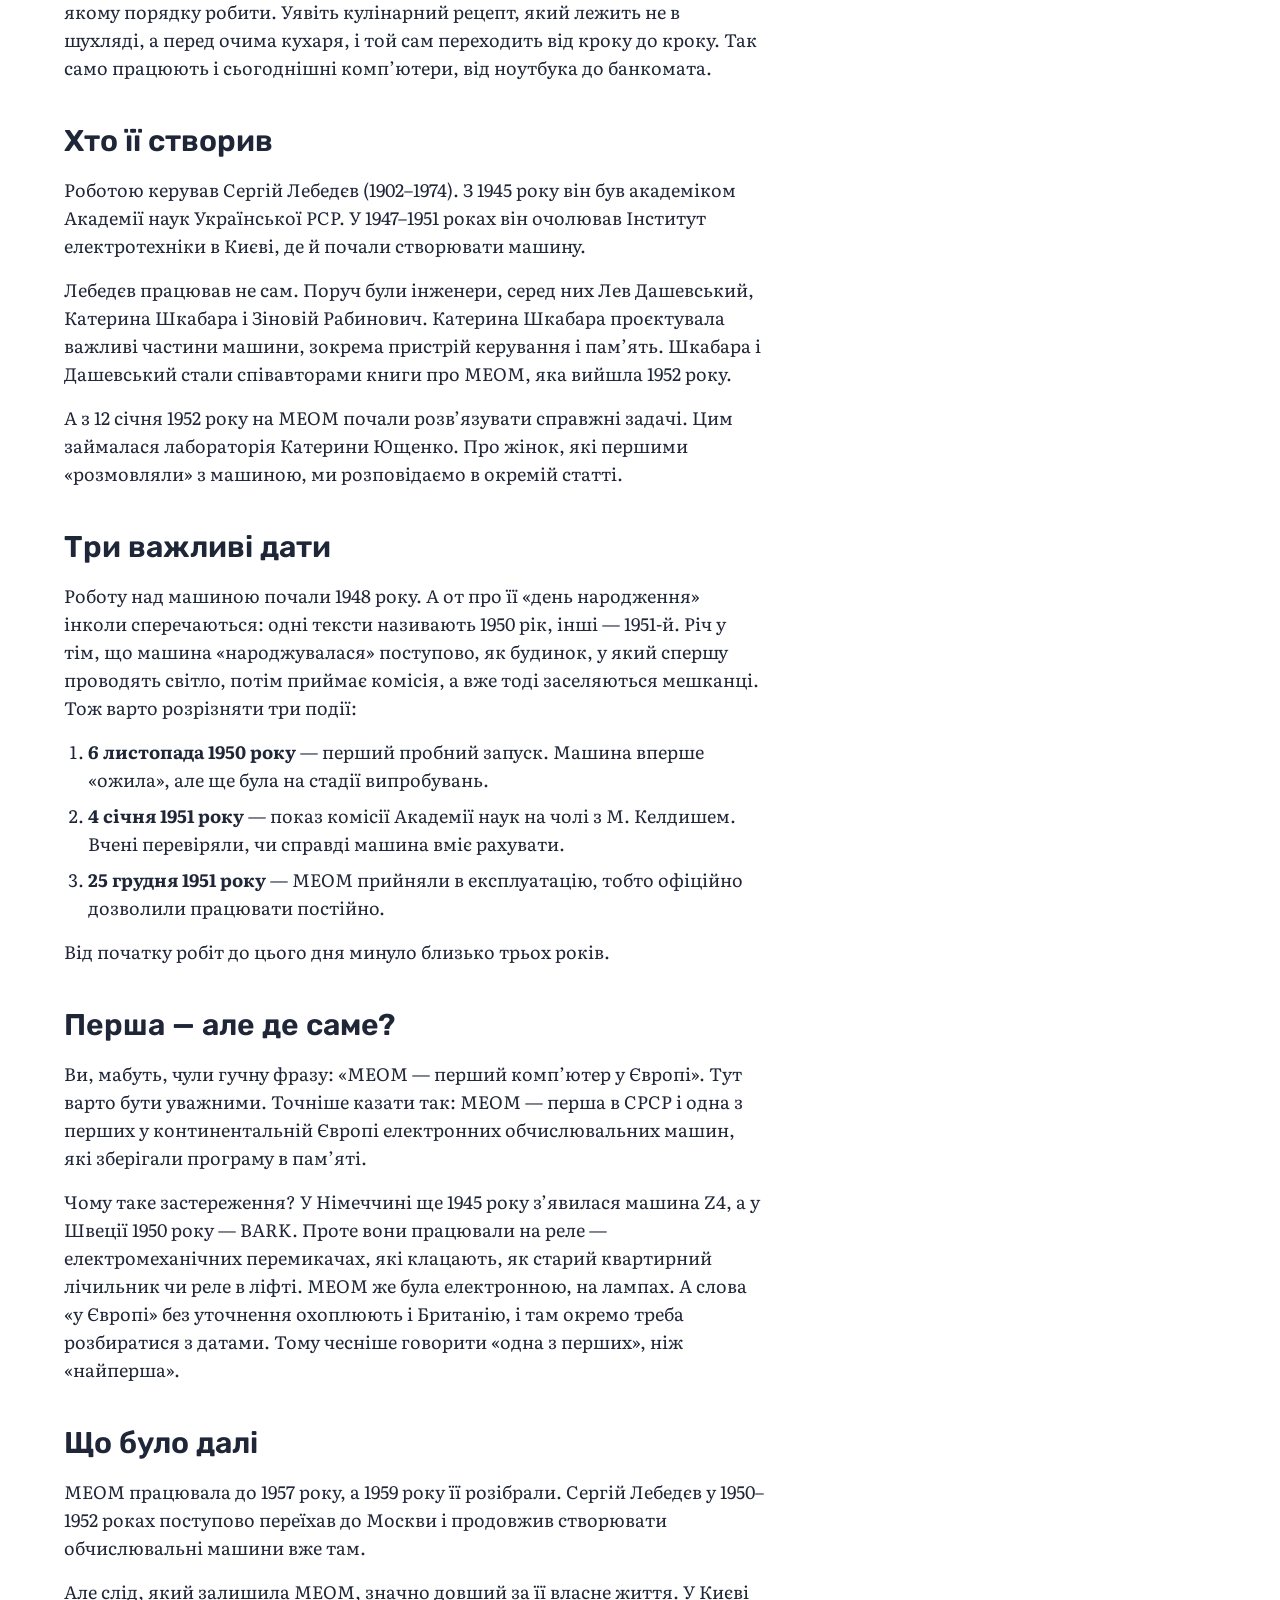
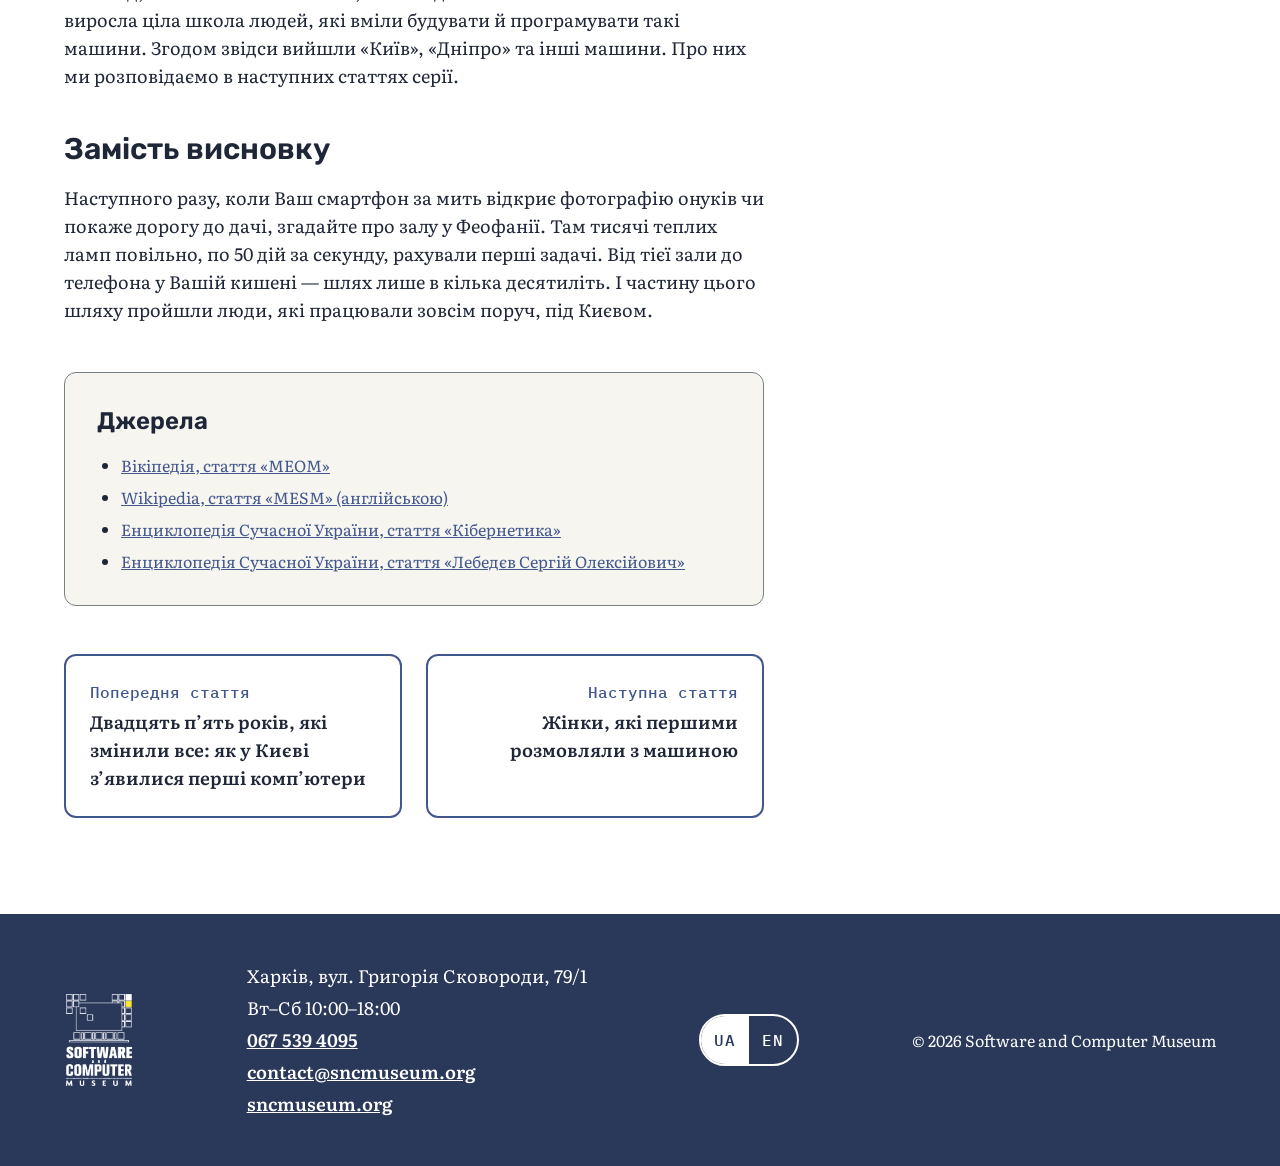
<file: articles/02-meom-u-feofanii.html>
<!doctype html>
<html lang="uk">
<head>
  <meta charset="utf-8">
  <meta name="viewport" content="width=device-width, initial-scale=1">
  <title>Комп’ютер завбільшки з залу: історія МЕОМ у Феофанії — Статті — Software and Computer Museum</title>
  <meta name="description" content="Як під Києвом збудували МЕОМ: 6000 ламп, 60 квадратних метрів і три важливі дати.">
  <link rel="icon" href="../favicon.png" type="image/png">
  <link rel="preconnect" href="https://fonts.googleapis.com">
  <link rel="preconnect" href="https://fonts.gstatic.com" crossorigin>
  <link href="https://fonts.googleapis.com/css2?family=IBM+Plex+Mono:wght@500&family=Literata:opsz,wght@7..72,400;7..72,600&family=Rubik:wght@600&display=swap" rel="stylesheet">
  <link rel="stylesheet" href="../css/tokens.css">
  <link rel="stylesheet" href="../css/styles.css">
  <script src="../js/main.js" defer></script>
</head>
<body>
  <a href="#main" class="skip">Перейти до вмісту</a>
  <header class="site-header on-blue">
    <div class="container">
      <a class="logo-link" href="../index.html"><img class="logo" src="../images/logo.png" alt="Software and Computer Museum — на головну" width="47" height="64"></a>
      <nav class="site-nav" aria-label="Розділи сайту">
        <a href="../index.html#excursions">Екскурсії</a>
        <a href="../exhibits.html">Експонати</a>
        <a href="../courses.html">Курси</a>
        <a href="../articles.html" aria-current="true">Статті</a>
        <a href="../index.html#contacts">Відвідування</a>
      </nav>
      <div class="header-tools">
        <div class="lang" role="group" aria-label="Мова сайту">
          <button type="button" aria-pressed="true" aria-label="Українська">UA</button>
          <button type="button" aria-pressed="false" aria-label="English" lang="en">EN</button>
        </div>
        <a class="header-cta" href="../index.html#signup">Записатися на екскурсію чи курс</a>
      </div>
    </div>
  </header>
  <main id="main" tabindex="-1">
    <section class="hero hero--article on-blue" aria-labelledby="article-title">
      <div class="container">
        <div class="hero-text">
          <a class="back-link" href="../articles.html">Усі статті</a>
          <p class="kicker">Стаття 2 з 6 · 5 хвилин читання</p>
          <h1 id="article-title">Комп’ютер завбільшки з залу: історія МЕОМ у Феофанії</h1>
        </div>
      </div>
    </section>

    <section class="section section--white" aria-label="Текст статті">
      <div class="container">
        <article class="article" aria-labelledby="article-title">
          <div class="article-body">
            <p>Сьогодні комп’ютер вміщається в кишені, і ми навіть не помічаємо, скільки разів на день беремо його в руки. Щоб перевірити прогноз погоди, сплатити комуналку чи подзвонити онукам, вистачає кількох дотиків до екрана. А тепер уявіть, що Ви заходите до зали площею 60 квадратних метрів, і вся вона заставлена шафами з тисячами скляних ламп. Це теж комп’ютер. Його збудували у Феофанії під Києвом на початку 1950-х років, і називався він МЕОМ.</p>
            <h2>Що означає назва</h2>
            <p>МЕОМ — це «Мала електронна обчислювальна машина». У російськомовних текстах її називають МЭСМ. Слово «мала» сьогодні звучить майже як жарт. Машина займала 60 квадратних метрів — як ціла квартира, а то й більше. При цьому вона була дослідною машиною, тобто першою спробою, з якої все почалося.</p>
            <p>«Електронна» означає, що рахувала машина за допомогою електронних ламп. Багато хто з нас пам’ятає старі телевізори й радіоприймачі, всередині яких світилися такі лампи. У МЕОМ їх було близько 6000. А «обчислювальна» означає просто: машина рахувала.</p>
            <h2>Якою була МЕОМ у цифрах</h2>
            <p>Цифри добре показують, як далеко пішла техніка:</p>
            <ul>
            <li><strong>Площа</strong> — 60 квадратних метрів.</li>
            <li><strong>Ламп</strong> — близько 6000.</li>
            <li><strong>Споживання електроенергії</strong> — 25 кіловат.</li>
            <li><strong>Швидкість</strong> — близько 50 дій за секунду, тобто приблизно 3000 за хвилину.</li>
            <li><strong>Пам’ять</strong> — 31 число і 63 команди.</li>
            </ul>
            <p>Пам’ять тут — це місце, де машина тримає числа, з якими працює зараз, і свої вказівки. Ваш телефон зберігає тисячі фотографій. А МЕОМ могла «запам’ятати» менше сотні чисел і команд разом.</p>
            <p>Проте одна властивість робила її по-справжньому сучасною: МЕОМ тримала програму у своїй пам’яті. Програма — це список вказівок, що і в якому порядку робити. Уявіть кулінарний рецепт, який лежить не в шухляді, а перед очима кухаря, і той сам переходить від кроку до кроку. Так само працюють і сьогоднішні комп’ютери, від ноутбука до банкомата.</p>
            <h2>Хто її створив</h2>
            <p>Роботою керував Сергій Лебедєв (1902–1974). З 1945 року він був академіком Академії наук Української РСР. У 1947–1951 роках він очолював Інститут електротехніки в Києві, де й почали створювати машину.</p>
            <p>Лебедєв працював не сам. Поруч були інженери, серед них Лев Дашевський, Катерина Шкабара і Зіновій Рабинович. Катерина Шкабара проєктувала важливі частини машини, зокрема пристрій керування і пам’ять. Шкабара і Дашевський стали співавторами книги про МЕОМ, яка вийшла 1952 року.</p>
            <p>А з 12 січня 1952 року на МЕОМ почали розв’язувати справжні задачі. Цим займалася лабораторія Катерини Ющенко. Про жінок, які першими «розмовляли» з машиною, ми розповідаємо в окремій статті.</p>
            <h2>Три важливі дати</h2>
            <p>Роботу над машиною почали 1948 року. А от про її «день народження» інколи сперечаються: одні тексти називають 1950 рік, інші — 1951-й. Річ у тім, що машина «народжувалася» поступово, як будинок, у який спершу проводять світло, потім приймає комісія, а вже тоді заселяються мешканці. Тож варто розрізняти три події:</p>
            <ol>
            <li><strong>6 листопада 1950 року</strong> — перший пробний запуск. Машина вперше «ожила», але ще була на стадії випробувань.</li>
            <li><strong>4 січня 1951 року</strong> — показ комісії Академії наук на чолі з М. Келдишем. Вчені перевіряли, чи справді машина вміє рахувати.</li>
            <li><strong>25 грудня 1951 року</strong> — МЕОМ прийняли в експлуатацію, тобто офіційно дозволили працювати постійно.</li>
            </ol>
            <p>Від початку робіт до цього дня минуло близько трьох років.</p>
            <h2>Перша — але де саме?</h2>
            <p>Ви, мабуть, чули гучну фразу: «МЕОМ — перший комп’ютер у Європі». Тут варто бути уважними. Точніше казати так: МЕОМ — перша в СРСР і одна з перших у континентальній Європі електронних обчислювальних машин, які зберігали програму в пам’яті.</p>
            <p>Чому таке застереження? У Німеччині ще 1945 року з’явилася машина Z4, а у Швеції 1950 року — BARK. Проте вони працювали на реле — електромеханічних перемикачах, які клацають, як старий квартирний лічильник чи реле в ліфті. МЕОМ же була електронною, на лампах. А слова «у Європі» без уточнення охоплюють і Британію, і там окремо треба розбиратися з датами. Тому чесніше говорити «одна з перших», ніж «найперша».</p>
            <h2>Що було далі</h2>
            <p>МЕОМ працювала до 1957 року, а 1959 року її розібрали. Сергій Лебедєв у 1950–1952 роках поступово переїхав до Москви і продовжив створювати обчислювальні машини вже там.</p>
            <p>Але слід, який залишила МЕОМ, значно довший за її власне життя. У Києві виросла ціла школа людей, які вміли будувати й програмувати такі машини. Згодом звідси вийшли «Київ», «Дніпро» та інші машини. Про них ми розповідаємо в наступних статтях серії.</p>
            <h2>Замість висновку</h2>
            <p>Наступного разу, коли Ваш смартфон за мить відкриє фотографію онуків чи покаже дорогу до дачі, згадайте про залу у Феофанії. Там тисячі теплих ламп повільно, по 50 дій за секунду, рахували перші задачі. Від тієї зали до телефона у Вашій кишені — шлях лише в кілька десятиліть. І частину цього шляху пройшли люди, які працювали зовсім поруч, під Києвом.</p>
          </div>
          <aside class="article-sources" aria-labelledby="sources-title">
            <h2 id="sources-title">Джерела</h2>
            <ul>
            <li><a href="https://uk.wikipedia.org/wiki/%D0%9C%D0%95%D0%9E%D0%9C">Вікіпедія, стаття «МЕОМ»</a></li>
            <li><a href="https://en.wikipedia.org/wiki/MESM">Wikipedia, стаття «MESM» (англійською)</a></li>
            <li><a href="https://www.esu.com.ua/pdf/file/6745.pdf">Енциклопедія Сучасної України, стаття «Кібернетика»</a></li>
            <li><a href="https://www.esu.com.ua/pdf/file/53547.pdf">Енциклопедія Сучасної України, стаття «Лебедєв Сергій Олексійович»</a></li>
            </ul>
          </aside>
        </article>
        <nav class="article-nav" aria-label="Інші статті серії">
          <a class="article-nav-link article-nav-link--prev" href="01-dvadtsyat-pyat-rokiv.html"><span class="article-nav-label">Попередня стаття</span><span class="article-nav-title">Двадцять п’ять років, які змінили все: як у Києві з’явилися перші комп’ютери</span></a>
          <a class="article-nav-link article-nav-link--next" href="03-zhinky-pershi-prohramistky.html"><span class="article-nav-label">Наступна стаття</span><span class="article-nav-title">Жінки, які першими розмовляли з машиною</span></a>
        </nav>
      </div>
    </section>
  </main>
  <footer class="site-footer on-blue">
    <div class="container">
      <img class="footer-logo" src="../images/logo.png" alt="Software and Computer Museum" lang="en" width="70" height="96" loading="lazy">
      <div class="footer-contacts">
        <p>Харків, вул. Григорія Сковороди, 79/1</p>
        <p>Вт–Сб 10:00–18:00</p>
        <a href="tel:+380675394095">067&nbsp;539&nbsp;4095</a>
        <a href="mailto:contact@sncmuseum.org">contact@sncmuseum.org</a>
        <a href="https://sncmuseum.org">sncmuseum.org</a>
      </div>
      <div class="lang" role="group" aria-label="Мова сайту">
        <button type="button" aria-pressed="true" aria-label="Українська">UA</button>
        <button type="button" aria-pressed="false" aria-label="English" lang="en">EN</button>
      </div>
      <p class="copyright">© 2026 <span lang="en">Software and Computer Museum</span></p>
    </div>
  </footer>
</body>
</html>
</file>
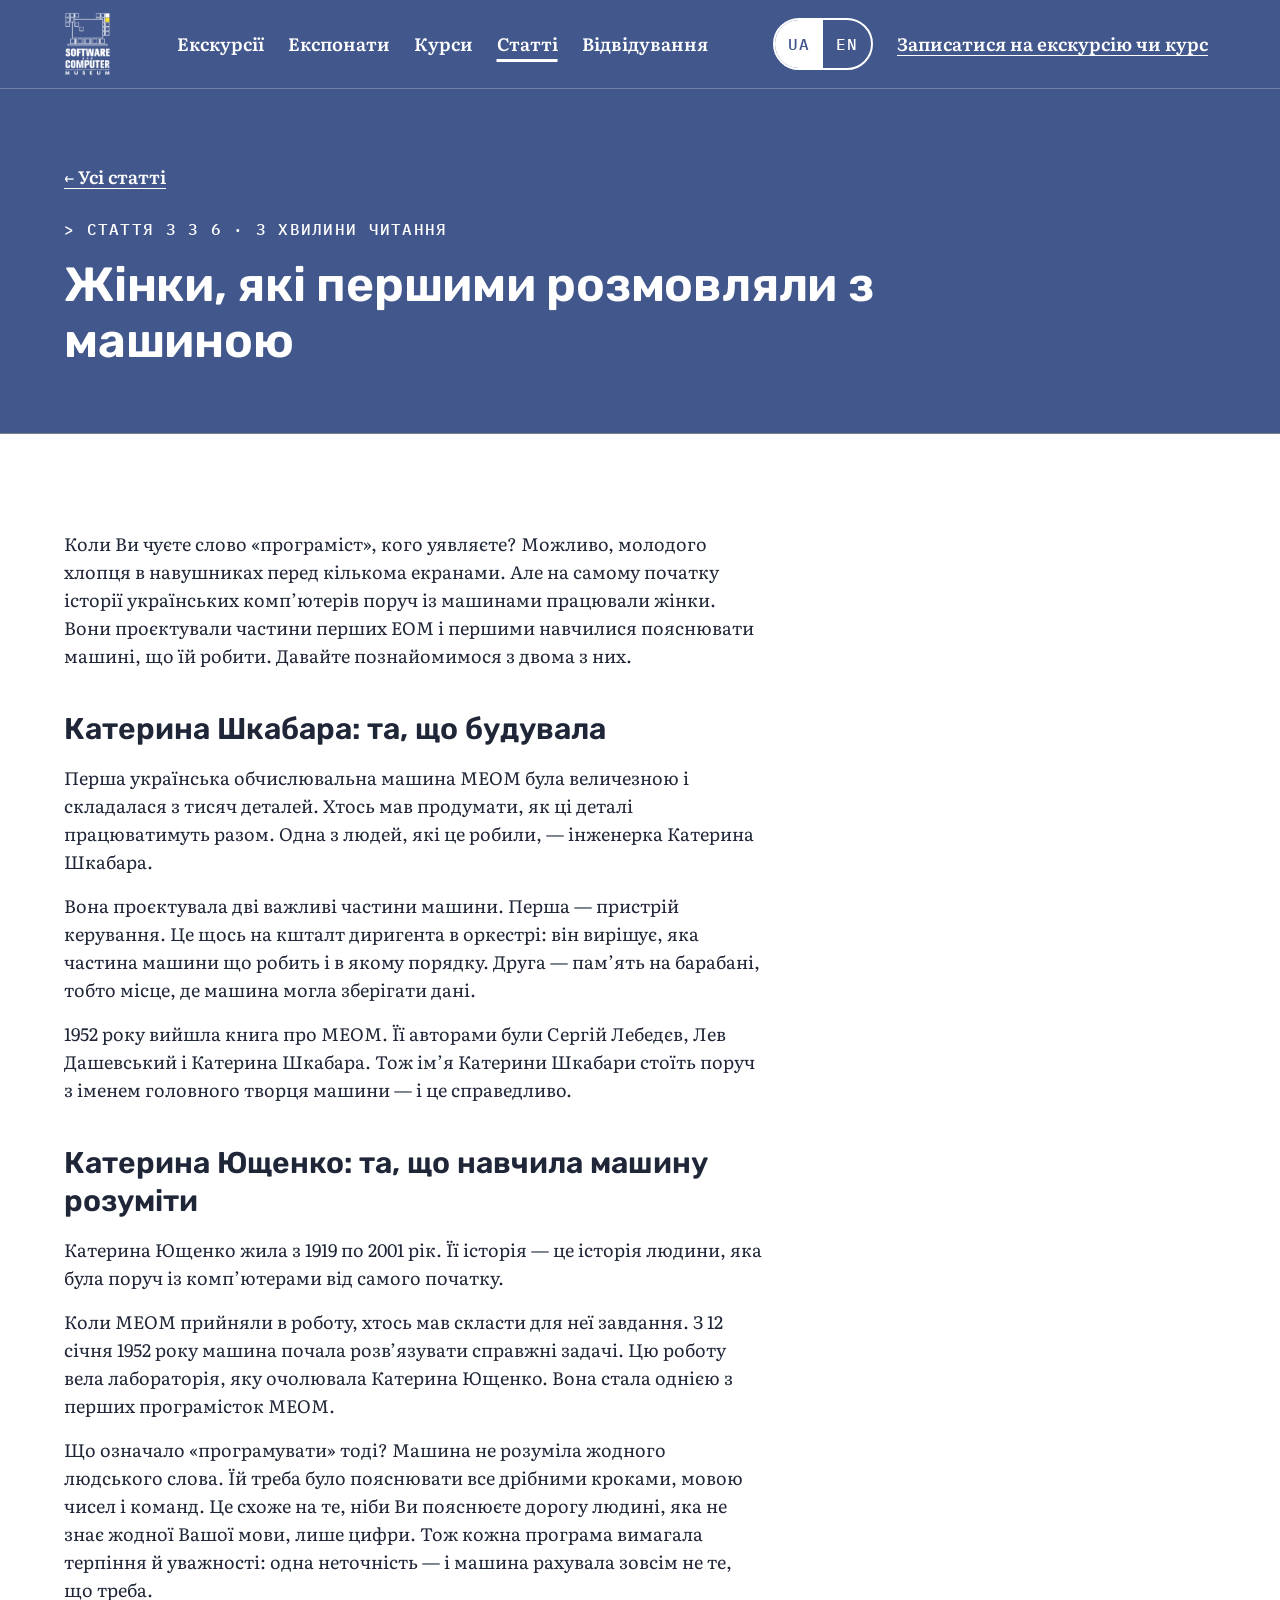
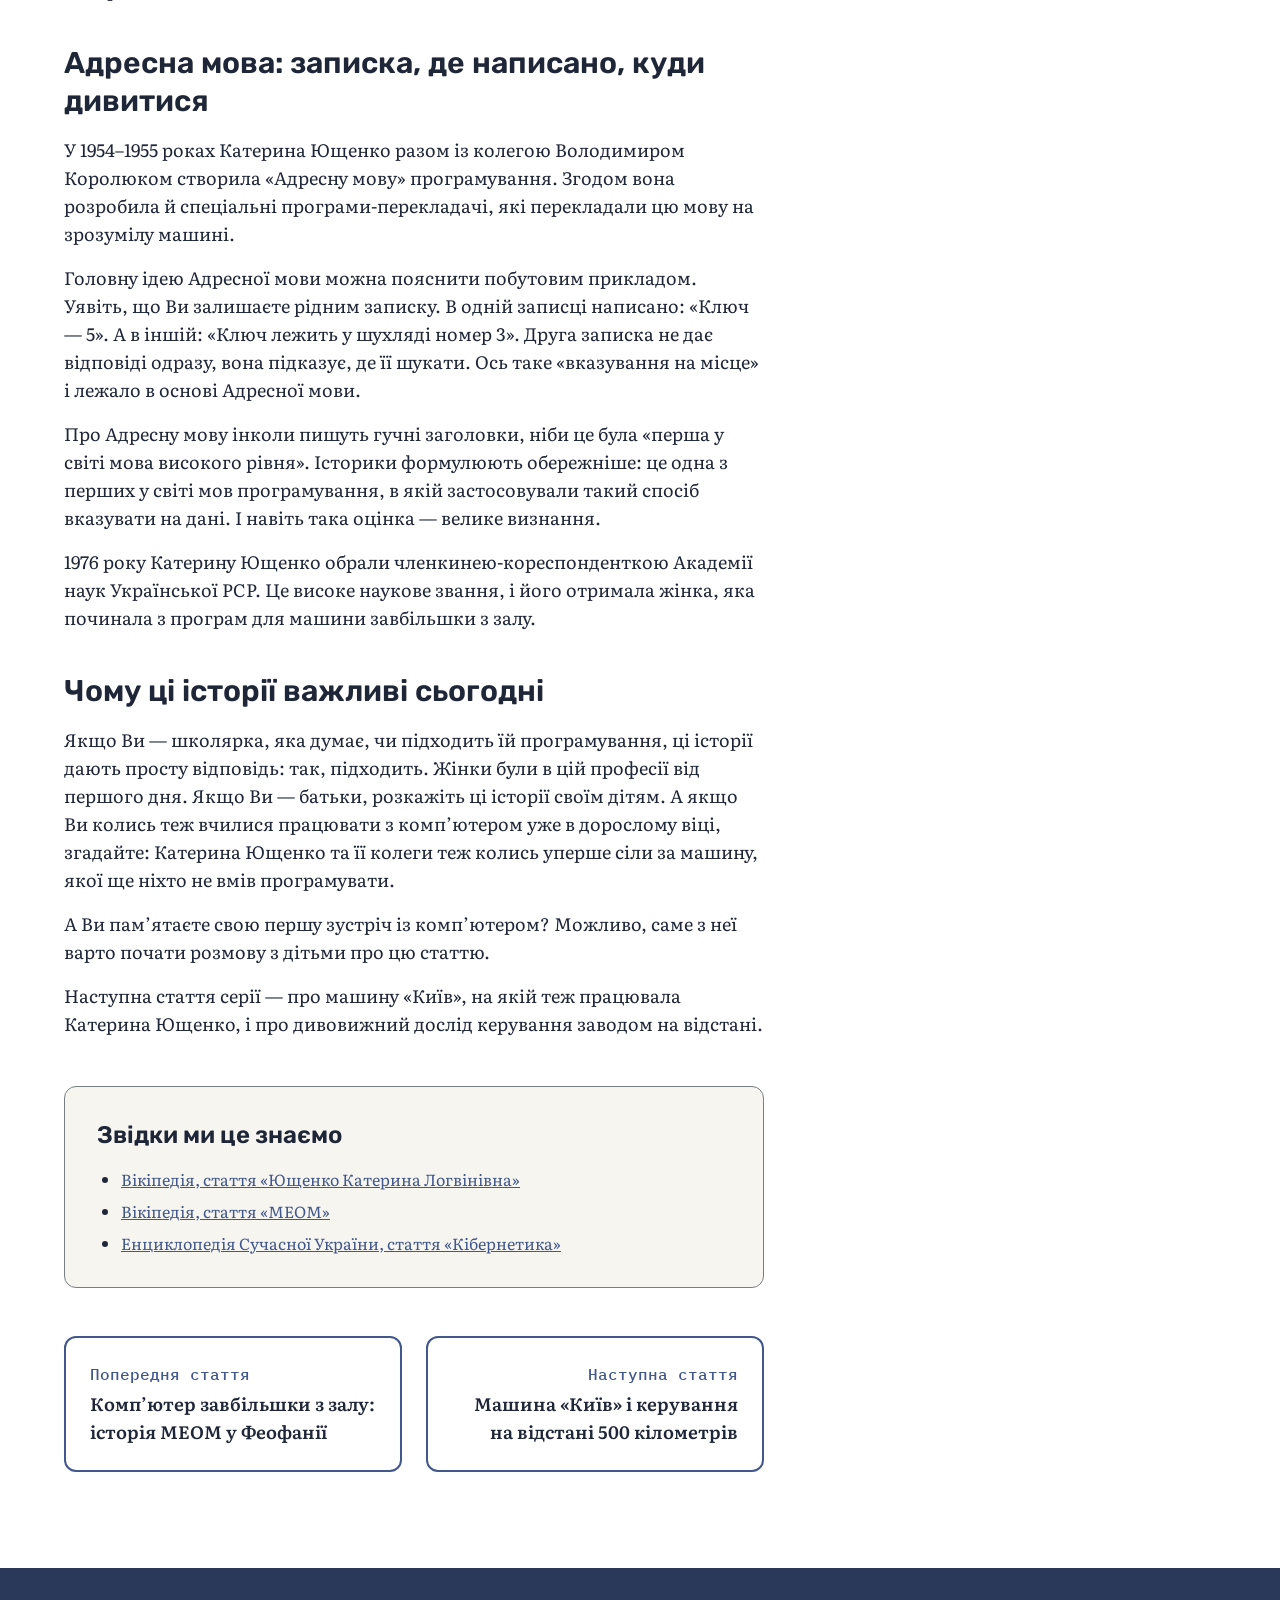
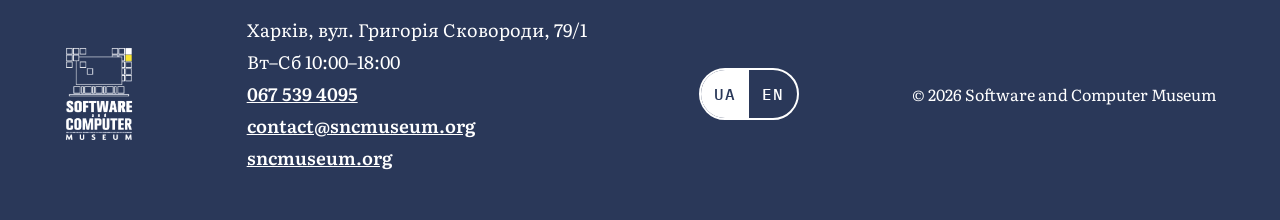
<file: articles/03-zhinky-pershi-prohramistky.html>
<!doctype html>
<html lang="uk">
<head>
  <meta charset="utf-8">
  <meta name="viewport" content="width=device-width, initial-scale=1">
  <title>Жінки, які першими розмовляли з машиною — Статті — Software and Computer Museum</title>
  <meta name="description" content="Катерина Шкабара й Катерина Ющенко: жінки, які проєктували перші машини й першими їх програмували.">
  <link rel="icon" href="../favicon.png" type="image/png">
  <link rel="preconnect" href="https://fonts.googleapis.com">
  <link rel="preconnect" href="https://fonts.gstatic.com" crossorigin>
  <link href="https://fonts.googleapis.com/css2?family=IBM+Plex+Mono:wght@500&family=Literata:opsz,wght@7..72,400;7..72,600&family=Rubik:wght@600&display=swap" rel="stylesheet">
  <link rel="stylesheet" href="../css/tokens.css">
  <link rel="stylesheet" href="../css/styles.css">
  <script src="../js/main.js" defer></script>
</head>
<body>
  <a href="#main" class="skip">Перейти до вмісту</a>
  <header class="site-header on-blue">
    <div class="container">
      <a class="logo-link" href="../index.html"><img class="logo" src="../images/logo.png" alt="Software and Computer Museum — на головну" width="47" height="64"></a>
      <nav class="site-nav" aria-label="Розділи сайту">
        <a href="../index.html#excursions">Екскурсії</a>
        <a href="../exhibits.html">Експонати</a>
        <a href="../courses.html">Курси</a>
        <a href="../articles.html" aria-current="true">Статті</a>
        <a href="../index.html#contacts">Відвідування</a>
      </nav>
      <div class="header-tools">
        <div class="lang" role="group" aria-label="Мова сайту">
          <button type="button" aria-pressed="true" aria-label="Українська">UA</button>
          <button type="button" aria-pressed="false" aria-label="English" lang="en">EN</button>
        </div>
        <a class="header-cta" href="../index.html#signup">Записатися на екскурсію чи курс</a>
      </div>
    </div>
  </header>
  <main id="main" tabindex="-1">
    <section class="hero hero--article on-blue" aria-labelledby="article-title">
      <div class="container">
        <div class="hero-text">
          <a class="back-link" href="../articles.html">Усі статті</a>
          <p class="kicker">Стаття 3 з 6 · 3 хвилини читання</p>
          <h1 id="article-title">Жінки, які першими розмовляли з машиною</h1>
        </div>
      </div>
    </section>

    <section class="section section--white" aria-label="Текст статті">
      <div class="container">
        <article class="article" aria-labelledby="article-title">
          <div class="article-body">
            <p>Коли Ви чуєте слово «програміст», кого уявляєте? Можливо, молодого хлопця в навушниках перед кількома екранами. Але на самому початку історії українських комп’ютерів поруч із машинами працювали жінки. Вони проєктували частини перших ЕОМ і першими навчилися пояснювати машині, що їй робити. Давайте познайомимося з двома з них.</p>
            <h2>Катерина Шкабара: та, що будувала</h2>
            <p>Перша українська обчислювальна машина МЕОМ була величезною і складалася з тисяч деталей. Хтось мав продумати, як ці деталі працюватимуть разом. Одна з людей, які це робили, — інженерка Катерина Шкабара.</p>
            <p>Вона проєктувала дві важливі частини машини. Перша — пристрій керування. Це щось на кшталт диригента в оркестрі: він вирішує, яка частина машини що робить і в якому порядку. Друга — пам’ять на барабані, тобто місце, де машина могла зберігати дані.</p>
            <p>1952 року вийшла книга про МЕОМ. Її авторами були Сергій Лебедєв, Лев Дашевський і Катерина Шкабара. Тож ім’я Катерини Шкабари стоїть поруч з іменем головного творця машини — і це справедливо.</p>
            <h2>Катерина Ющенко: та, що навчила машину розуміти</h2>
            <p>Катерина Ющенко жила з 1919 по 2001 рік. Її історія — це історія людини, яка була поруч із комп’ютерами від самого початку.</p>
            <p>Коли МЕОМ прийняли в роботу, хтось мав скласти для неї завдання. З 12 січня 1952 року машина почала розв’язувати справжні задачі. Цю роботу вела лабораторія, яку очолювала Катерина Ющенко. Вона стала однією з перших програмісток МЕОМ.</p>
            <p>Що означало «програмувати» тоді? Машина не розуміла жодного людського слова. Їй треба було пояснювати все дрібними кроками, мовою чисел і команд. Це схоже на те, ніби Ви пояснюєте дорогу людині, яка не знає жодної Вашої мови, лише цифри. Тож кожна програма вимагала терпіння й уважності: одна неточність — і машина рахувала зовсім не те, що треба.</p>
            <h2>Адресна мова: записка, де написано, куди дивитися</h2>
            <p>У 1954–1955 роках Катерина Ющенко разом із колегою Володимиром Королюком створила «Адресну мову» програмування. Згодом вона розробила й спеціальні програми-перекладачі, які перекладали цю мову на зрозумілу машині.</p>
            <p>Головну ідею Адресної мови можна пояснити побутовим прикладом. Уявіть, що Ви залишаєте рідним записку. В одній записці написано: «Ключ — 5». А в іншій: «Ключ лежить у шухляді номер 3». Друга записка не дає відповіді одразу, вона підказує, де її шукати. Ось таке «вказування на місце» і лежало в основі Адресної мови.</p>
            <p>Про Адресну мову інколи пишуть гучні заголовки, ніби це була «перша у світі мова високого рівня». Історики формулюють обережніше: це одна з перших у світі мов програмування, в якій застосовували такий спосіб вказувати на дані. І навіть така оцінка — велике визнання.</p>
            <p>1976 року Катерину Ющенко обрали членкинею-кореспонденткою Академії наук Української РСР. Це високе наукове звання, і його отримала жінка, яка починала з програм для машини завбільшки з залу.</p>
            <h2>Чому ці історії важливі сьогодні</h2>
            <p>Якщо Ви — школярка, яка думає, чи підходить їй програмування, ці історії дають просту відповідь: так, підходить. Жінки були в цій професії від першого дня. Якщо Ви — батьки, розкажіть ці історії своїм дітям. А якщо Ви колись теж вчилися працювати з комп’ютером уже в дорослому віці, згадайте: Катерина Ющенко та її колеги теж колись уперше сіли за машину, якої ще ніхто не вмів програмувати.</p>
            <p>А Ви пам’ятаєте свою першу зустріч із комп’ютером? Можливо, саме з неї варто почати розмову з дітьми про цю статтю.</p>
            <p>Наступна стаття серії — про машину «Київ», на якій теж працювала Катерина Ющенко, і про дивовижний дослід керування заводом на відстані.</p>
          </div>
          <aside class="article-sources" aria-labelledby="sources-title">
            <h2 id="sources-title">Звідки ми це знаємо</h2>
            <ul>
            <li><a href="https://uk.wikipedia.org/wiki/Ющенко_Катерина_Логвінівна">Вікіпедія, стаття «Ющенко Катерина Логвінівна»</a></li>
            <li><a href="https://uk.wikipedia.org/wiki/МЕОМ">Вікіпедія, стаття «МЕОМ»</a></li>
            <li><a href="https://www.esu.com.ua/pdf/file/6745.pdf">Енциклопедія Сучасної України, стаття «Кібернетика»</a></li>
            </ul>
          </aside>
        </article>
        <nav class="article-nav" aria-label="Інші статті серії">
          <a class="article-nav-link article-nav-link--prev" href="02-meom-u-feofanii.html"><span class="article-nav-label">Попередня стаття</span><span class="article-nav-title">Комп’ютер завбільшки з залу: історія МЕОМ у Феофанії</span></a>
          <a class="article-nav-link article-nav-link--next" href="04-kyiv-keruvannia-na-vidstani.html"><span class="article-nav-label">Наступна стаття</span><span class="article-nav-title">Машина «Київ» і керування на відстані 500 кілометрів</span></a>
        </nav>
      </div>
    </section>
  </main>
  <footer class="site-footer on-blue">
    <div class="container">
      <img class="footer-logo" src="../images/logo.png" alt="Software and Computer Museum" lang="en" width="70" height="96" loading="lazy">
      <div class="footer-contacts">
        <p>Харків, вул. Григорія Сковороди, 79/1</p>
        <p>Вт–Сб 10:00–18:00</p>
        <a href="tel:+380675394095">067&nbsp;539&nbsp;4095</a>
        <a href="mailto:contact@sncmuseum.org">contact@sncmuseum.org</a>
        <a href="https://sncmuseum.org">sncmuseum.org</a>
      </div>
      <div class="lang" role="group" aria-label="Мова сайту">
        <button type="button" aria-pressed="true" aria-label="Українська">UA</button>
        <button type="button" aria-pressed="false" aria-label="English" lang="en">EN</button>
      </div>
      <p class="copyright">© 2026 <span lang="en">Software and Computer Museum</span></p>
    </div>
  </footer>
</body>
</html>
</file>
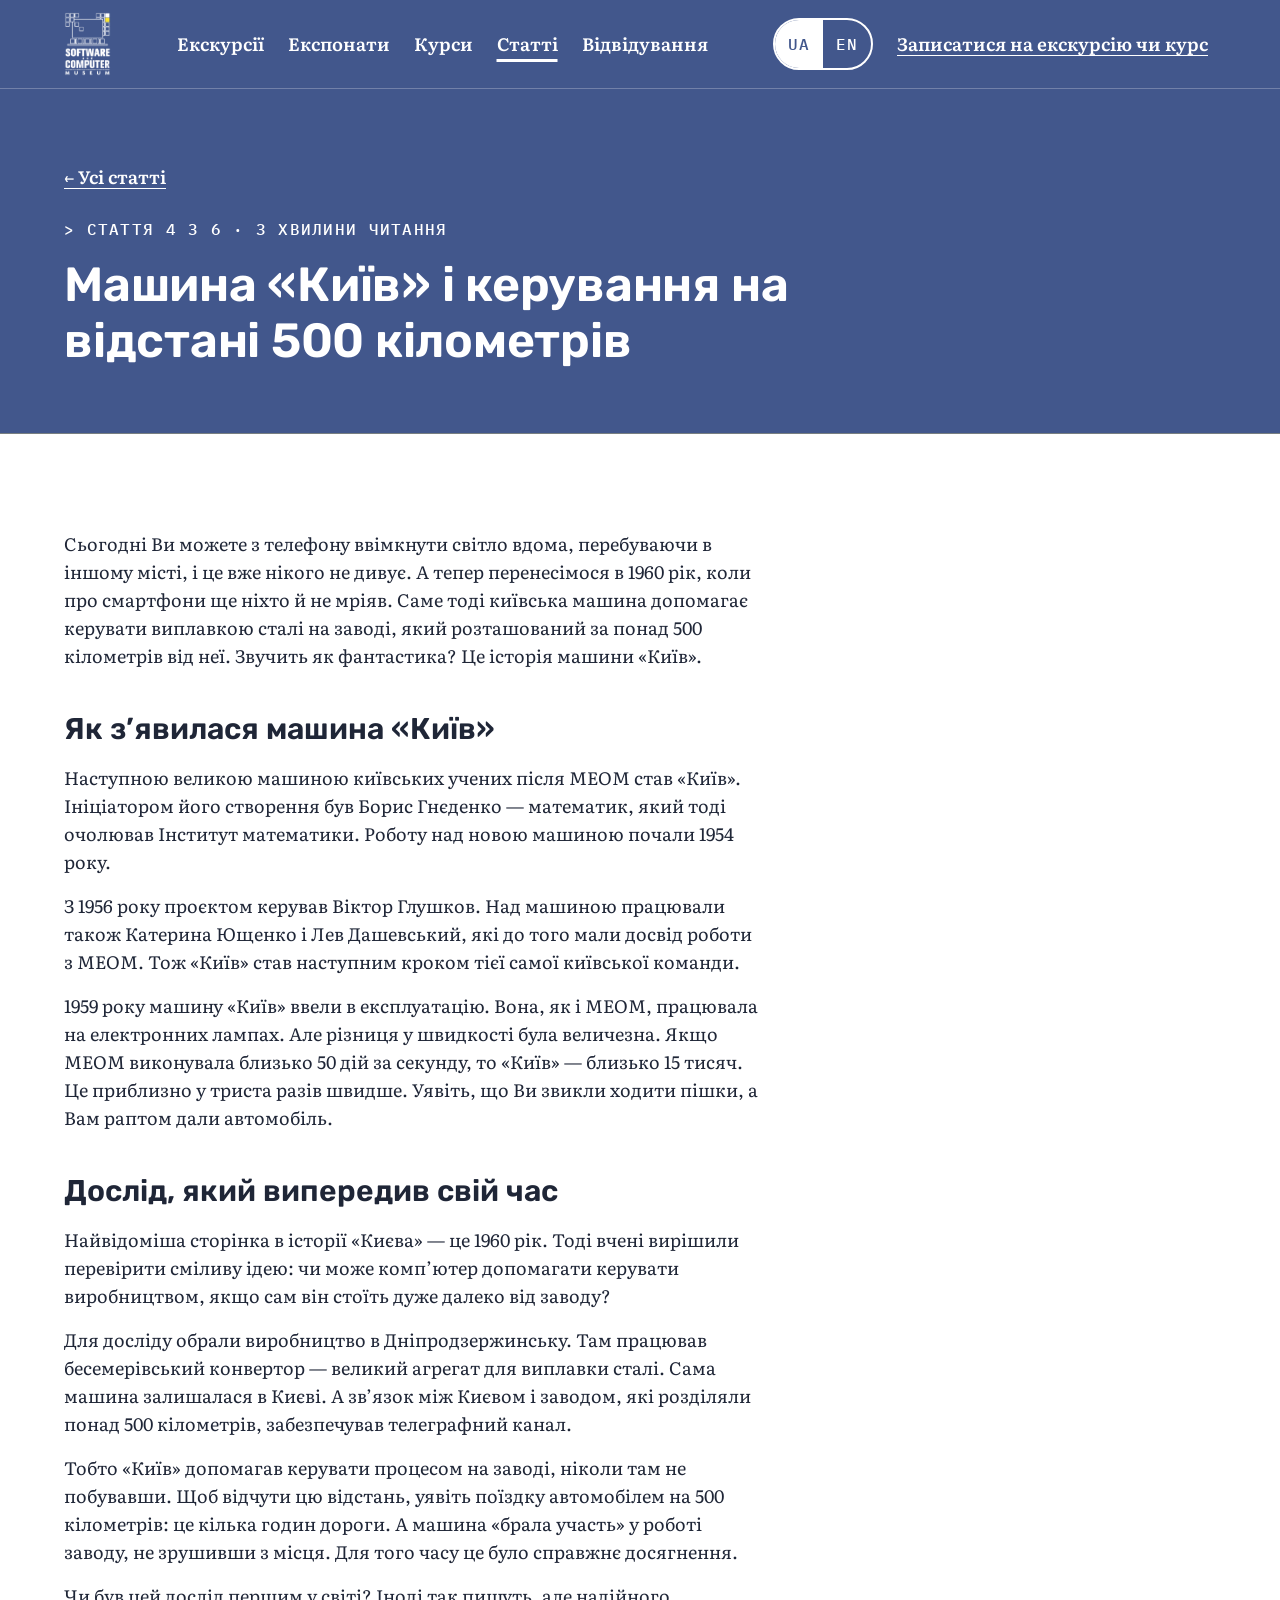
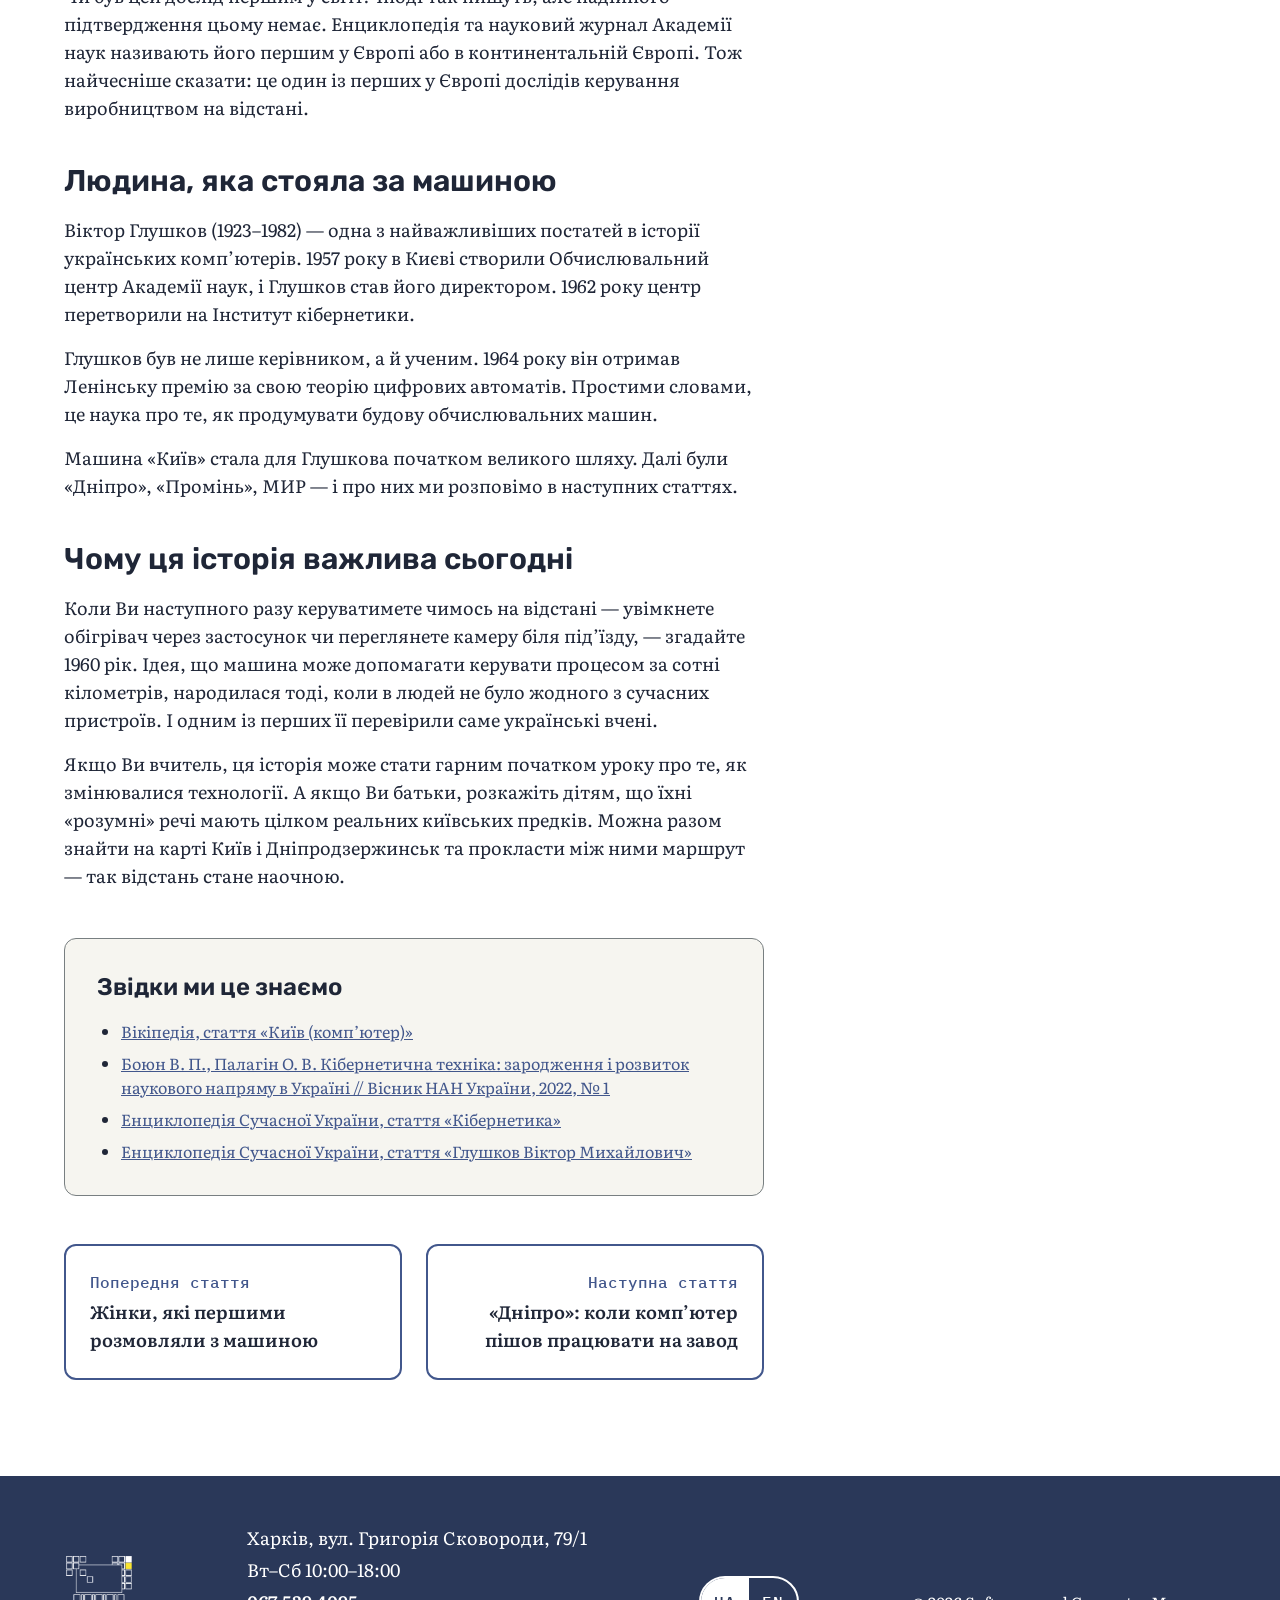
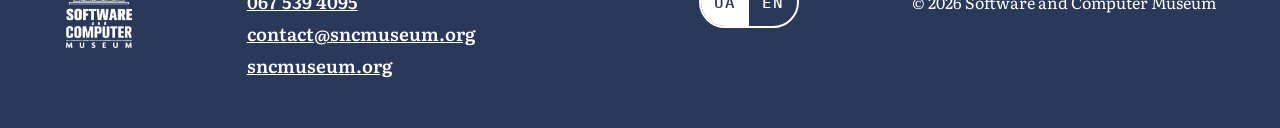
<file: articles/04-kyiv-keruvannia-na-vidstani.html>
<!doctype html>
<html lang="uk">
<head>
  <meta charset="utf-8">
  <meta name="viewport" content="width=device-width, initial-scale=1">
  <title>Машина «Київ» і керування на відстані 500 кілометрів — Статті — Software and Computer Museum</title>
  <meta name="description" content="Як 1960 року машина з Києва допомагала керувати виплавкою сталі за понад 500 кілометрів.">
  <link rel="icon" href="../favicon.png" type="image/png">
  <link rel="preconnect" href="https://fonts.googleapis.com">
  <link rel="preconnect" href="https://fonts.gstatic.com" crossorigin>
  <link href="https://fonts.googleapis.com/css2?family=IBM+Plex+Mono:wght@500&family=Literata:opsz,wght@7..72,400;7..72,600&family=Rubik:wght@600&display=swap" rel="stylesheet">
  <link rel="stylesheet" href="../css/tokens.css">
  <link rel="stylesheet" href="../css/styles.css">
  <script src="../js/main.js" defer></script>
</head>
<body>
  <a href="#main" class="skip">Перейти до вмісту</a>
  <header class="site-header on-blue">
    <div class="container">
      <a class="logo-link" href="../index.html"><img class="logo" src="../images/logo.png" alt="Software and Computer Museum — на головну" width="47" height="64"></a>
      <nav class="site-nav" aria-label="Розділи сайту">
        <a href="../index.html#excursions">Екскурсії</a>
        <a href="../exhibits.html">Експонати</a>
        <a href="../courses.html">Курси</a>
        <a href="../articles.html" aria-current="true">Статті</a>
        <a href="../index.html#contacts">Відвідування</a>
      </nav>
      <div class="header-tools">
        <div class="lang" role="group" aria-label="Мова сайту">
          <button type="button" aria-pressed="true" aria-label="Українська">UA</button>
          <button type="button" aria-pressed="false" aria-label="English" lang="en">EN</button>
        </div>
        <a class="header-cta" href="../index.html#signup">Записатися на екскурсію чи курс</a>
      </div>
    </div>
  </header>
  <main id="main" tabindex="-1">
    <section class="hero hero--article on-blue" aria-labelledby="article-title">
      <div class="container">
        <div class="hero-text">
          <a class="back-link" href="../articles.html">Усі статті</a>
          <p class="kicker">Стаття 4 з 6 · 3 хвилини читання</p>
          <h1 id="article-title">Машина «Київ» і керування на відстані 500 кілометрів</h1>
        </div>
      </div>
    </section>

    <section class="section section--white" aria-label="Текст статті">
      <div class="container">
        <article class="article" aria-labelledby="article-title">
          <div class="article-body">
            <p>Сьогодні Ви можете з телефону ввімкнути світло вдома, перебуваючи в іншому місті, і це вже нікого не дивує. А тепер перенесімося в 1960 рік, коли про смартфони ще ніхто й не мріяв. Саме тоді київська машина допомагає керувати виплавкою сталі на заводі, який розташований за понад 500 кілометрів від неї. Звучить як фантастика? Це історія машини «Київ».</p>
            <h2>Як з’явилася машина «Київ»</h2>
            <p>Наступною великою машиною київських учених після МЕОМ став «Київ». Ініціатором його створення був Борис Гнєденко — математик, який тоді очолював Інститут математики. Роботу над новою машиною почали 1954 року.</p>
            <p>З 1956 року проєктом керував Віктор Глушков. Над машиною працювали також Катерина Ющенко і Лев Дашевський, які до того мали досвід роботи з МЕОМ. Тож «Київ» став наступним кроком тієї самої київської команди.</p>
            <p>1959 року машину «Київ» ввели в експлуатацію. Вона, як і МЕОМ, працювала на електронних лампах. Але різниця у швидкості була величезна. Якщо МЕОМ виконувала близько 50 дій за секунду, то «Київ» — близько 15 тисяч. Це приблизно у триста разів швидше. Уявіть, що Ви звикли ходити пішки, а Вам раптом дали автомобіль.</p>
            <h2>Дослід, який випередив свій час</h2>
            <p>Найвідоміша сторінка в історії «Києва» — це 1960 рік. Тоді вчені вирішили перевірити сміливу ідею: чи може комп’ютер допомагати керувати виробництвом, якщо сам він стоїть дуже далеко від заводу?</p>
            <p>Для досліду обрали виробництво в Дніпродзержинську. Там працював бесемерівський конвертор — великий агрегат для виплавки сталі. Сама машина залишалася в Києві. А зв’язок між Києвом і заводом, які розділяли понад 500 кілометрів, забезпечував телеграфний канал.</p>
            <p>Тобто «Київ» допомагав керувати процесом на заводі, ніколи там не побувавши. Щоб відчути цю відстань, уявіть поїздку автомобілем на 500 кілометрів: це кілька годин дороги. А машина «брала участь» у роботі заводу, не зрушивши з місця. Для того часу це було справжнє досягнення.</p>
            <p>Чи був цей дослід першим у світі? Іноді так пишуть, але надійного підтвердження цьому немає. Енциклопедія та науковий журнал Академії наук називають його першим у Європі або в континентальній Європі. Тож найчесніше сказати: це один із перших у Європі дослідів керування виробництвом на відстані.</p>
            <h2>Людина, яка стояла за машиною</h2>
            <p>Віктор Глушков (1923–1982) — одна з найважливіших постатей в історії українських комп’ютерів. 1957 року в Києві створили Обчислювальний центр Академії наук, і Глушков став його директором. 1962 року центр перетворили на Інститут кібернетики.</p>
            <p>Глушков був не лише керівником, а й ученим. 1964 року він отримав Ленінську премію за свою теорію цифрових автоматів. Простими словами, це наука про те, як продумувати будову обчислювальних машин.</p>
            <p>Машина «Київ» стала для Глушкова початком великого шляху. Далі були «Дніпро», «Промінь», МИР — і про них ми розповімо в наступних статтях.</p>
            <h2>Чому ця історія важлива сьогодні</h2>
            <p>Коли Ви наступного разу керуватимете чимось на відстані — увімкнете обігрівач через застосунок чи переглянете камеру біля під’їзду, — згадайте 1960 рік. Ідея, що машина може допомагати керувати процесом за сотні кілометрів, народилася тоді, коли в людей не було жодного з сучасних пристроїв. І одним із перших її перевірили саме українські вчені.</p>
            <p>Якщо Ви вчитель, ця історія може стати гарним початком уроку про те, як змінювалися технології. А якщо Ви батьки, розкажіть дітям, що їхні «розумні» речі мають цілком реальних київських предків. Можна разом знайти на карті Київ і Дніпродзержинськ та прокласти між ними маршрут — так відстань стане наочною.</p>
          </div>
          <aside class="article-sources" aria-labelledby="sources-title">
            <h2 id="sources-title">Звідки ми це знаємо</h2>
            <ul>
            <li><a href="https://uk.wikipedia.org/wiki/Київ_(комп'ютер)">Вікіпедія, стаття «Київ (комп’ютер)»</a></li>
            <li><a href="https://doi.org/10.15407/visn2022.01.069">Боюн В. П., Палагін О. В. Кібернетична техніка: зародження і розвиток наукового напряму в Україні // Вісник НАН України, 2022, № 1</a></li>
            <li><a href="https://www.esu.com.ua/pdf/file/6745.pdf">Енциклопедія Сучасної України, стаття «Кібернетика»</a></li>
            <li><a href="https://www.esu.com.ua/pdf/file/30542.pdf">Енциклопедія Сучасної України, стаття «Глушков Віктор Михайлович»</a></li>
            </ul>
          </aside>
        </article>
        <nav class="article-nav" aria-label="Інші статті серії">
          <a class="article-nav-link article-nav-link--prev" href="03-zhinky-pershi-prohramistky.html"><span class="article-nav-label">Попередня стаття</span><span class="article-nav-title">Жінки, які першими розмовляли з машиною</span></a>
          <a class="article-nav-link article-nav-link--next" href="05-dnipro-na-zavodi.html"><span class="article-nav-label">Наступна стаття</span><span class="article-nav-title">«Дніпро»: коли комп’ютер пішов працювати на завод</span></a>
        </nav>
      </div>
    </section>
  </main>
  <footer class="site-footer on-blue">
    <div class="container">
      <img class="footer-logo" src="../images/logo.png" alt="Software and Computer Museum" lang="en" width="70" height="96" loading="lazy">
      <div class="footer-contacts">
        <p>Харків, вул. Григорія Сковороди, 79/1</p>
        <p>Вт–Сб 10:00–18:00</p>
        <a href="tel:+380675394095">067&nbsp;539&nbsp;4095</a>
        <a href="mailto:contact@sncmuseum.org">contact@sncmuseum.org</a>
        <a href="https://sncmuseum.org">sncmuseum.org</a>
      </div>
      <div class="lang" role="group" aria-label="Мова сайту">
        <button type="button" aria-pressed="true" aria-label="Українська">UA</button>
        <button type="button" aria-pressed="false" aria-label="English" lang="en">EN</button>
      </div>
      <p class="copyright">© 2026 <span lang="en">Software and Computer Museum</span></p>
    </div>
  </footer>
</body>
</html>
</file>
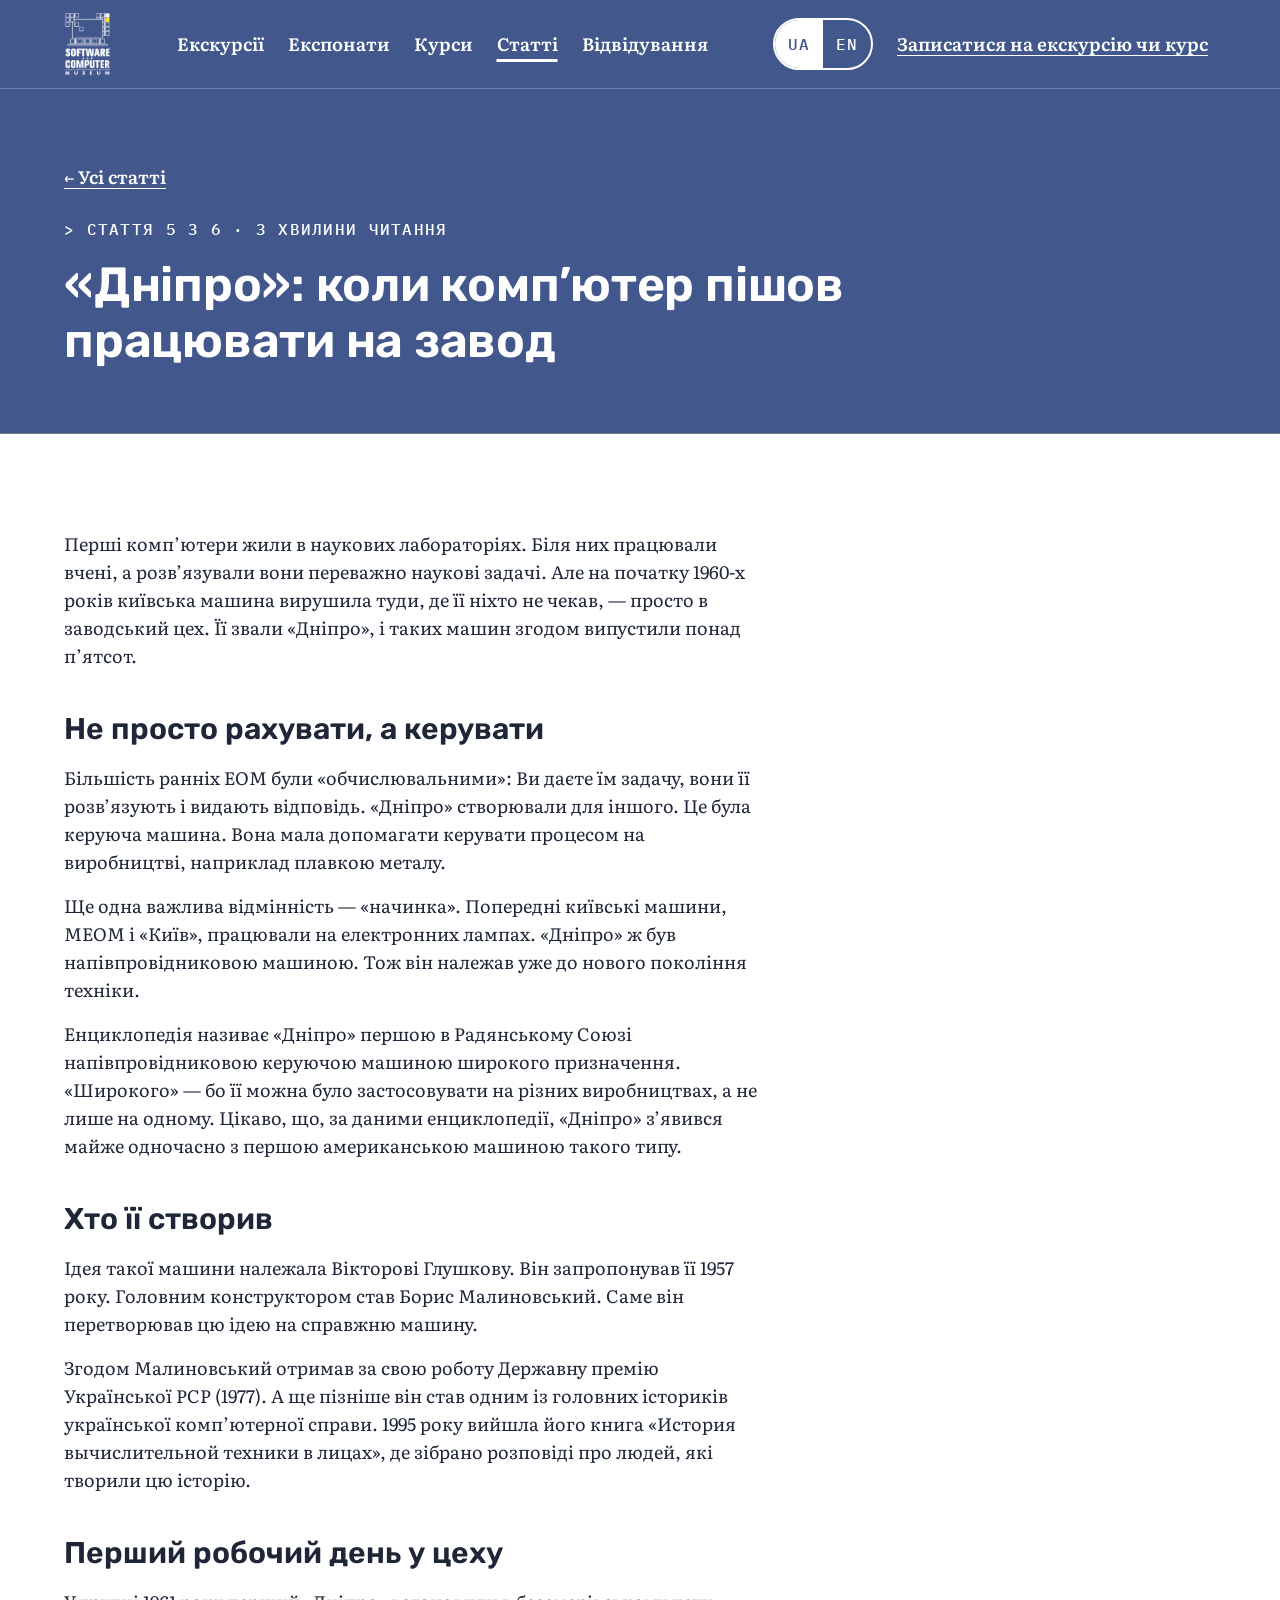
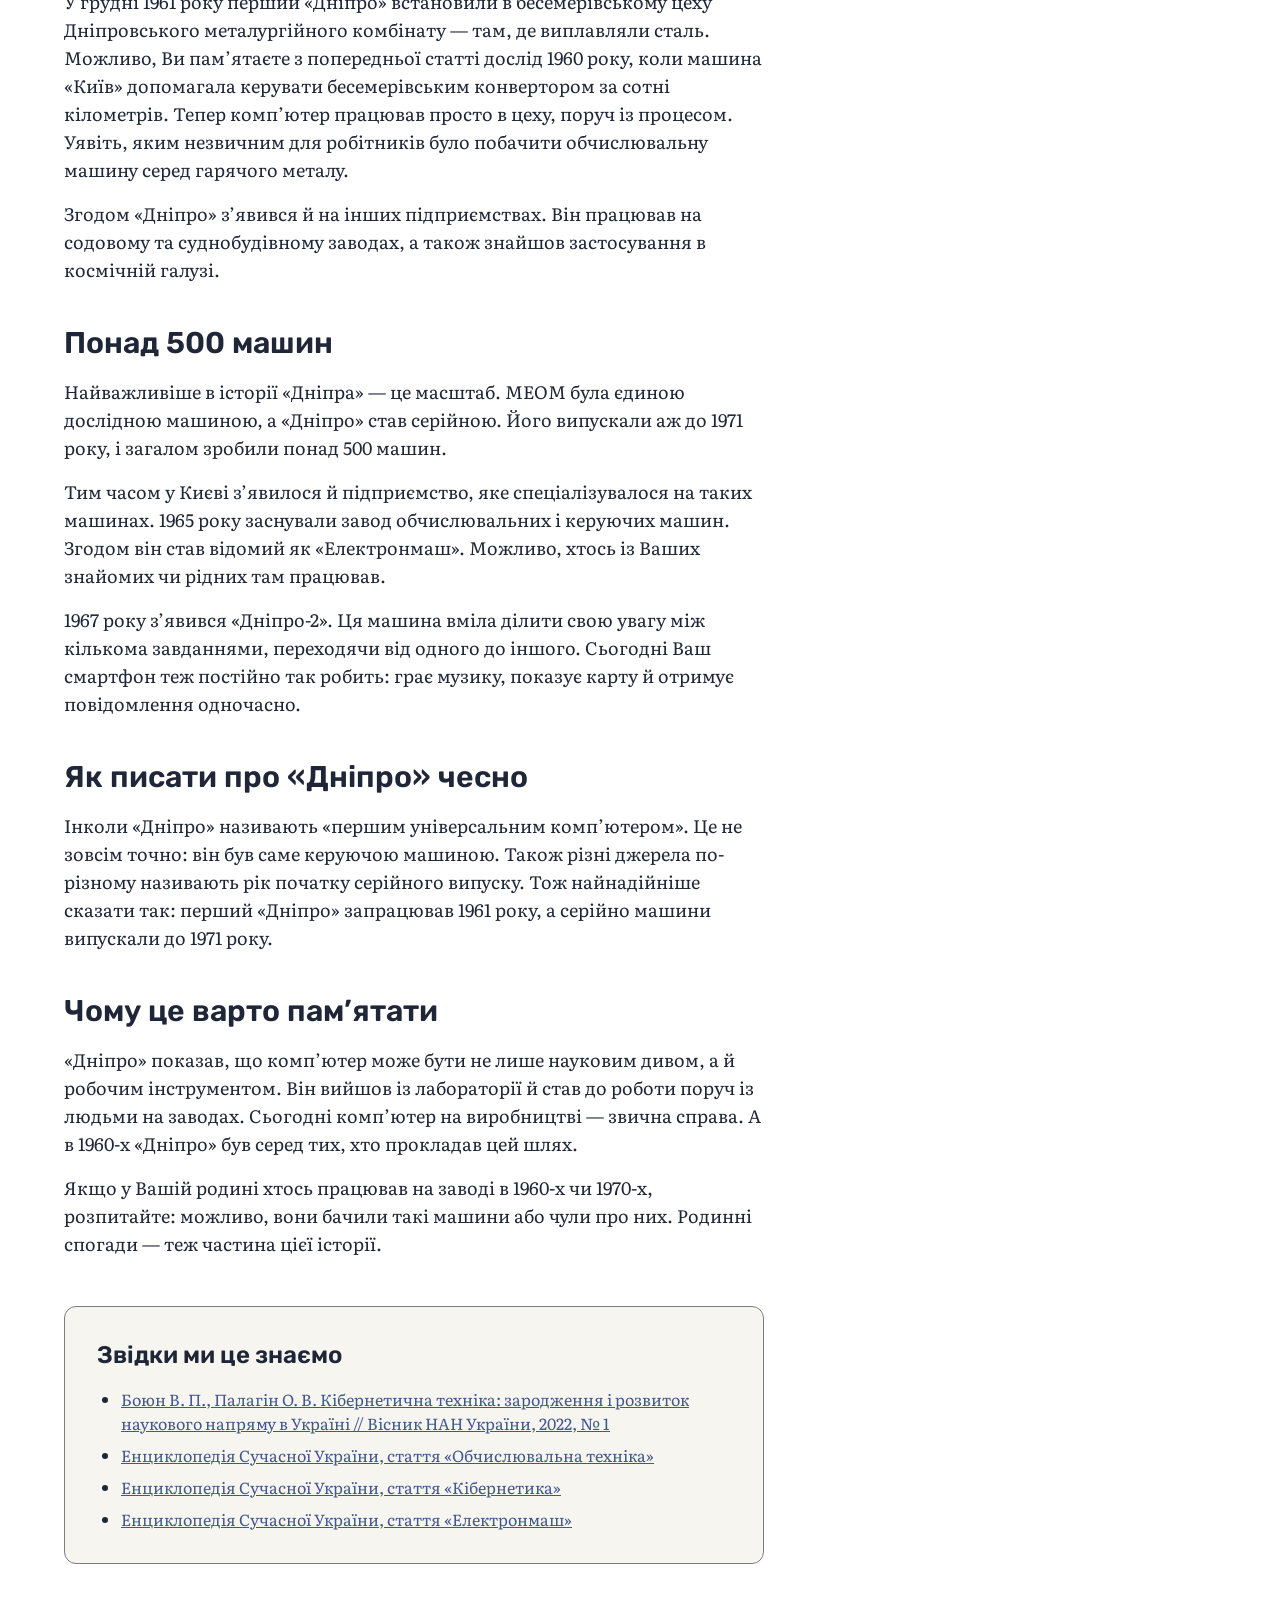
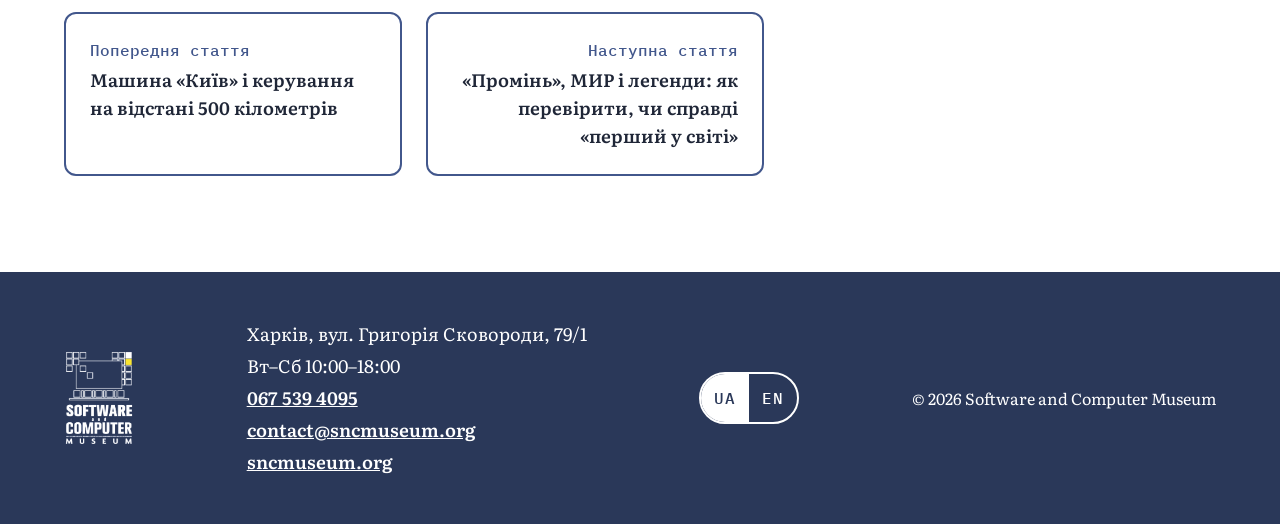
<file: articles/05-dnipro-na-zavodi.html>
<!doctype html>
<html lang="uk">
<head>
  <meta charset="utf-8">
  <meta name="viewport" content="width=device-width, initial-scale=1">
  <title>«Дніпро»: коли комп’ютер пішов працювати на завод — Статті — Software and Computer Museum</title>
  <meta name="description" content="Перша в СРСР напівпровідникова керуюча машина, яку випустили понад 500 штук.">
  <link rel="icon" href="../favicon.png" type="image/png">
  <link rel="preconnect" href="https://fonts.googleapis.com">
  <link rel="preconnect" href="https://fonts.gstatic.com" crossorigin>
  <link href="https://fonts.googleapis.com/css2?family=IBM+Plex+Mono:wght@500&family=Literata:opsz,wght@7..72,400;7..72,600&family=Rubik:wght@600&display=swap" rel="stylesheet">
  <link rel="stylesheet" href="../css/tokens.css">
  <link rel="stylesheet" href="../css/styles.css">
  <script src="../js/main.js" defer></script>
</head>
<body>
  <a href="#main" class="skip">Перейти до вмісту</a>
  <header class="site-header on-blue">
    <div class="container">
      <a class="logo-link" href="../index.html"><img class="logo" src="../images/logo.png" alt="Software and Computer Museum — на головну" width="47" height="64"></a>
      <nav class="site-nav" aria-label="Розділи сайту">
        <a href="../index.html#excursions">Екскурсії</a>
        <a href="../exhibits.html">Експонати</a>
        <a href="../courses.html">Курси</a>
        <a href="../articles.html" aria-current="true">Статті</a>
        <a href="../index.html#contacts">Відвідування</a>
      </nav>
      <div class="header-tools">
        <div class="lang" role="group" aria-label="Мова сайту">
          <button type="button" aria-pressed="true" aria-label="Українська">UA</button>
          <button type="button" aria-pressed="false" aria-label="English" lang="en">EN</button>
        </div>
        <a class="header-cta" href="../index.html#signup">Записатися на екскурсію чи курс</a>
      </div>
    </div>
  </header>
  <main id="main" tabindex="-1">
    <section class="hero hero--article on-blue" aria-labelledby="article-title">
      <div class="container">
        <div class="hero-text">
          <a class="back-link" href="../articles.html">Усі статті</a>
          <p class="kicker">Стаття 5 з 6 · 3 хвилини читання</p>
          <h1 id="article-title">«Дніпро»: коли комп’ютер пішов працювати на завод</h1>
        </div>
      </div>
    </section>

    <section class="section section--white" aria-label="Текст статті">
      <div class="container">
        <article class="article" aria-labelledby="article-title">
          <div class="article-body">
            <p>Перші комп’ютери жили в наукових лабораторіях. Біля них працювали вчені, а розв’язували вони переважно наукові задачі. Але на початку 1960-х років київська машина вирушила туди, де її ніхто не чекав, — просто в заводський цех. Її звали «Дніпро», і таких машин згодом випустили понад п’ятсот.</p>
            <h2>Не просто рахувати, а керувати</h2>
            <p>Більшість ранніх ЕОМ були «обчислювальними»: Ви даєте їм задачу, вони її розв’язують і видають відповідь. «Дніпро» створювали для іншого. Це була керуюча машина. Вона мала допомагати керувати процесом на виробництві, наприклад плавкою металу.</p>
            <p>Ще одна важлива відмінність — «начинка». Попередні київські машини, МЕОМ і «Київ», працювали на електронних лампах. «Дніпро» ж був напівпровідниковою машиною. Тож він належав уже до нового покоління техніки.</p>
            <p>Енциклопедія називає «Дніпро» першою в Радянському Союзі напівпровідниковою керуючою машиною широкого призначення. «Широкого» — бо її можна було застосовувати на різних виробництвах, а не лише на одному. Цікаво, що, за даними енциклопедії, «Дніпро» з’явився майже одночасно з першою американською машиною такого типу.</p>
            <h2>Хто її створив</h2>
            <p>Ідея такої машини належала Вікторові Глушкову. Він запропонував її 1957 року. Головним конструктором став Борис Малиновський. Саме він перетворював цю ідею на справжню машину.</p>
            <p>Згодом Малиновський отримав за свою роботу Державну премію Української РСР (1977). А ще пізніше він став одним із головних істориків української комп’ютерної справи. 1995 року вийшла його книга «История вычислительной техники в лицах», де зібрано розповіді про людей, які творили цю історію.</p>
            <h2>Перший робочий день у цеху</h2>
            <p>У грудні 1961 року перший «Дніпро» встановили в бесемерівському цеху Дніпровського металургійного комбінату — там, де виплавляли сталь. Можливо, Ви пам’ятаєте з попередньої статті дослід 1960 року, коли машина «Київ» допомагала керувати бесемерівським конвертором за сотні кілометрів. Тепер комп’ютер працював просто в цеху, поруч із процесом. Уявіть, яким незвичним для робітників було побачити обчислювальну машину серед гарячого металу.</p>
            <p>Згодом «Дніпро» з’явився й на інших підприємствах. Він працював на содовому та суднобудівному заводах, а також знайшов застосування в космічній галузі.</p>
            <h2>Понад 500 машин</h2>
            <p>Найважливіше в історії «Дніпра» — це масштаб. МЕОМ була єдиною дослідною машиною, а «Дніпро» став серійною. Його випускали аж до 1971 року, і загалом зробили понад 500 машин.</p>
            <p>Тим часом у Києві з’явилося й підприємство, яке спеціалізувалося на таких машинах. 1965 року заснували завод обчислювальних і керуючих машин. Згодом він став відомий як «Електронмаш». Можливо, хтось із Ваших знайомих чи рідних там працював.</p>
            <p>1967 року з’явився «Дніпро-2». Ця машина вміла ділити свою увагу між кількома завданнями, переходячи від одного до іншого. Сьогодні Ваш смартфон теж постійно так робить: грає музику, показує карту й отримує повідомлення одночасно.</p>
            <h2>Як писати про «Дніпро» чесно</h2>
            <p>Інколи «Дніпро» називають «першим універсальним комп’ютером». Це не зовсім точно: він був саме керуючою машиною. Також різні джерела по-різному називають рік початку серійного випуску. Тож найнадійніше сказати так: перший «Дніпро» запрацював 1961 року, а серійно машини випускали до 1971 року.</p>
            <h2>Чому це варто пам’ятати</h2>
            <p>«Дніпро» показав, що комп’ютер може бути не лише науковим дивом, а й робочим інструментом. Він вийшов із лабораторії й став до роботи поруч із людьми на заводах. Сьогодні комп’ютер на виробництві — звична справа. А в 1960-х «Дніпро» був серед тих, хто прокладав цей шлях.</p>
            <p>Якщо у Вашій родині хтось працював на заводі в 1960-х чи 1970-х, розпитайте: можливо, вони бачили такі машини або чули про них. Родинні спогади — теж частина цієї історії.</p>
          </div>
          <aside class="article-sources" aria-labelledby="sources-title">
            <h2 id="sources-title">Звідки ми це знаємо</h2>
            <ul>
            <li><a href="https://doi.org/10.15407/visn2022.01.069">Боюн В. П., Палагін О. В. Кібернетична техніка: зародження і розвиток наукового напряму в Україні // Вісник НАН України, 2022, № 1</a></li>
            <li><a href="https://www.esu.com.ua/pdf/file/74710.pdf">Енциклопедія Сучасної України, стаття «Обчислювальна техніка»</a></li>
            <li><a href="https://www.esu.com.ua/pdf/file/6745.pdf">Енциклопедія Сучасної України, стаття «Кібернетика»</a></li>
            <li><a href="https://www.esu.com.ua/pdf/file/17758.pdf">Енциклопедія Сучасної України, стаття «Електронмаш»</a></li>
            </ul>
          </aside>
        </article>
        <nav class="article-nav" aria-label="Інші статті серії">
          <a class="article-nav-link article-nav-link--prev" href="04-kyiv-keruvannia-na-vidstani.html"><span class="article-nav-label">Попередня стаття</span><span class="article-nav-title">Машина «Київ» і керування на відстані 500 кілометрів</span></a>
          <a class="article-nav-link article-nav-link--next" href="06-promin-mir-i-lehendy.html"><span class="article-nav-label">Наступна стаття</span><span class="article-nav-title">«Промінь», МИР і легенди: як перевірити, чи справді «перший у світі»</span></a>
        </nav>
      </div>
    </section>
  </main>
  <footer class="site-footer on-blue">
    <div class="container">
      <img class="footer-logo" src="../images/logo.png" alt="Software and Computer Museum" lang="en" width="70" height="96" loading="lazy">
      <div class="footer-contacts">
        <p>Харків, вул. Григорія Сковороди, 79/1</p>
        <p>Вт–Сб 10:00–18:00</p>
        <a href="tel:+380675394095">067&nbsp;539&nbsp;4095</a>
        <a href="mailto:contact@sncmuseum.org">contact@sncmuseum.org</a>
        <a href="https://sncmuseum.org">sncmuseum.org</a>
      </div>
      <div class="lang" role="group" aria-label="Мова сайту">
        <button type="button" aria-pressed="true" aria-label="Українська">UA</button>
        <button type="button" aria-pressed="false" aria-label="English" lang="en">EN</button>
      </div>
      <p class="copyright">© 2026 <span lang="en">Software and Computer Museum</span></p>
    </div>
  </footer>
</body>
</html>
</file>
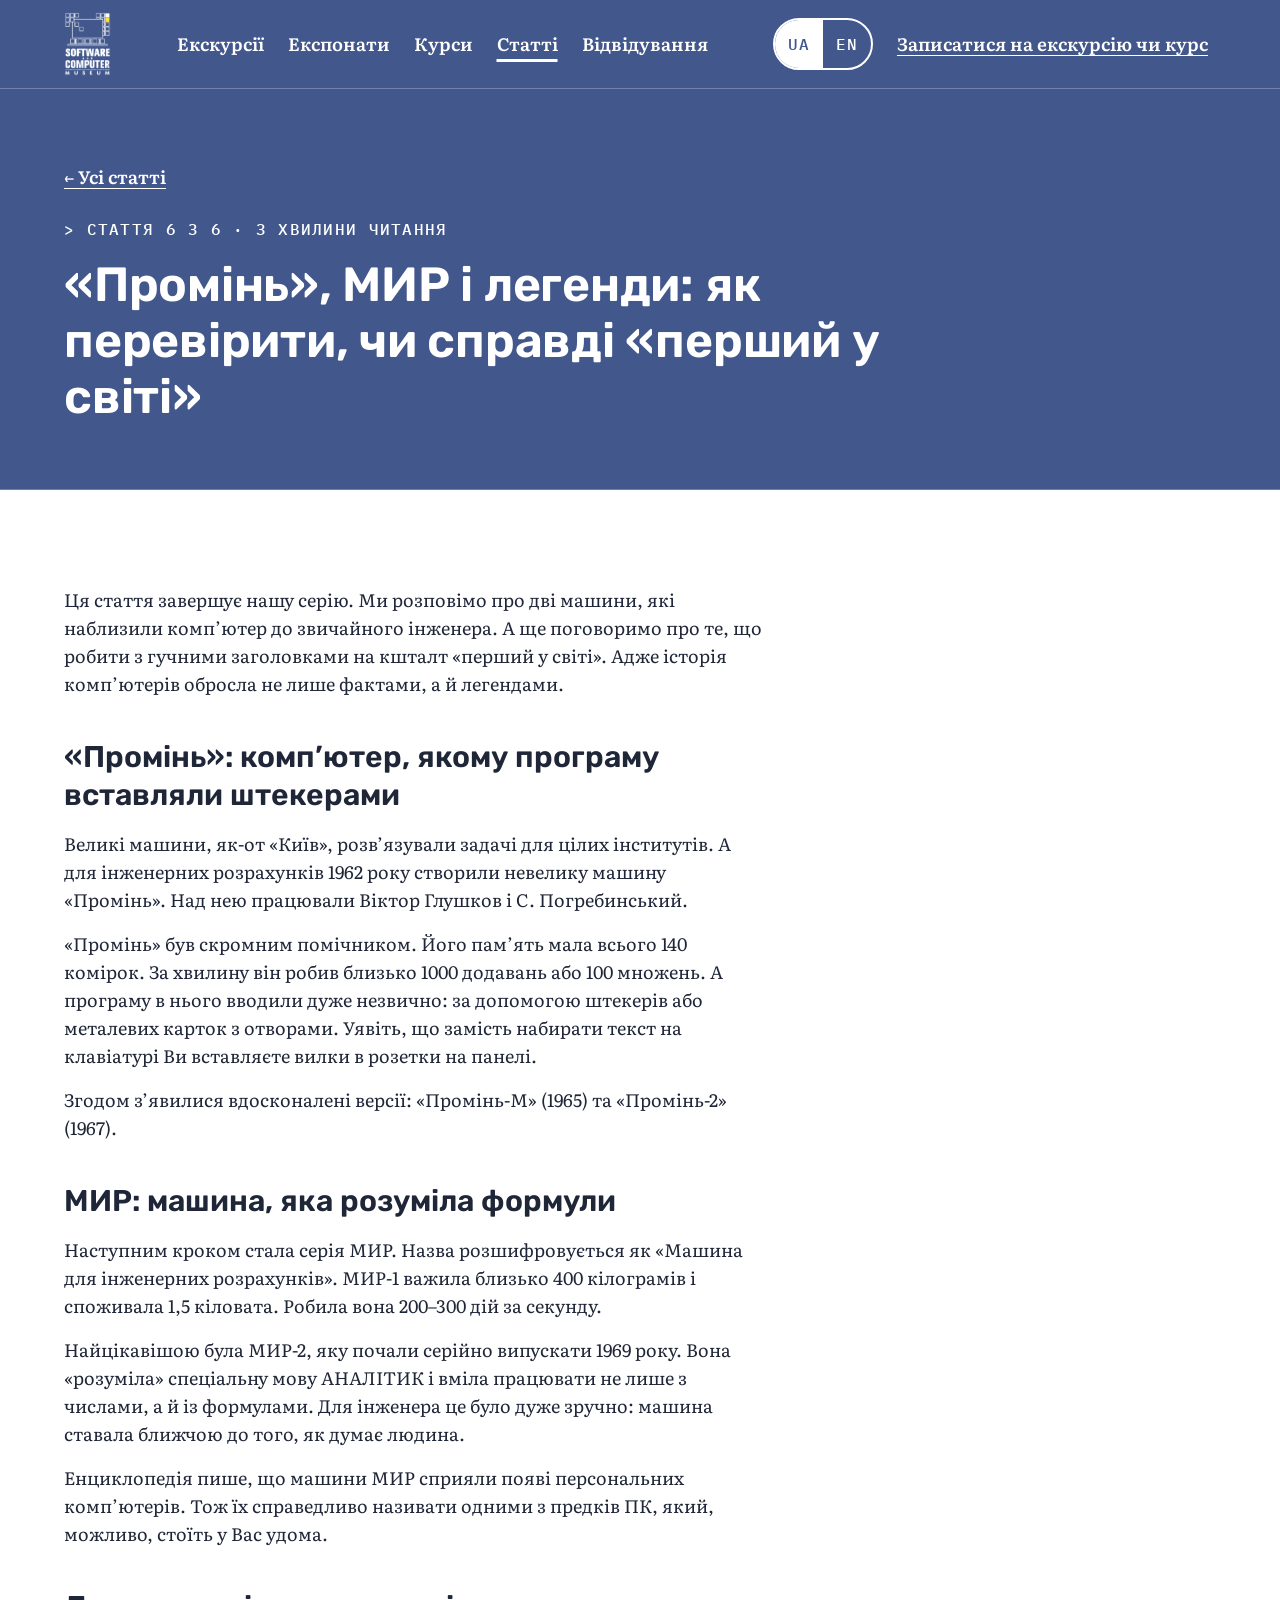
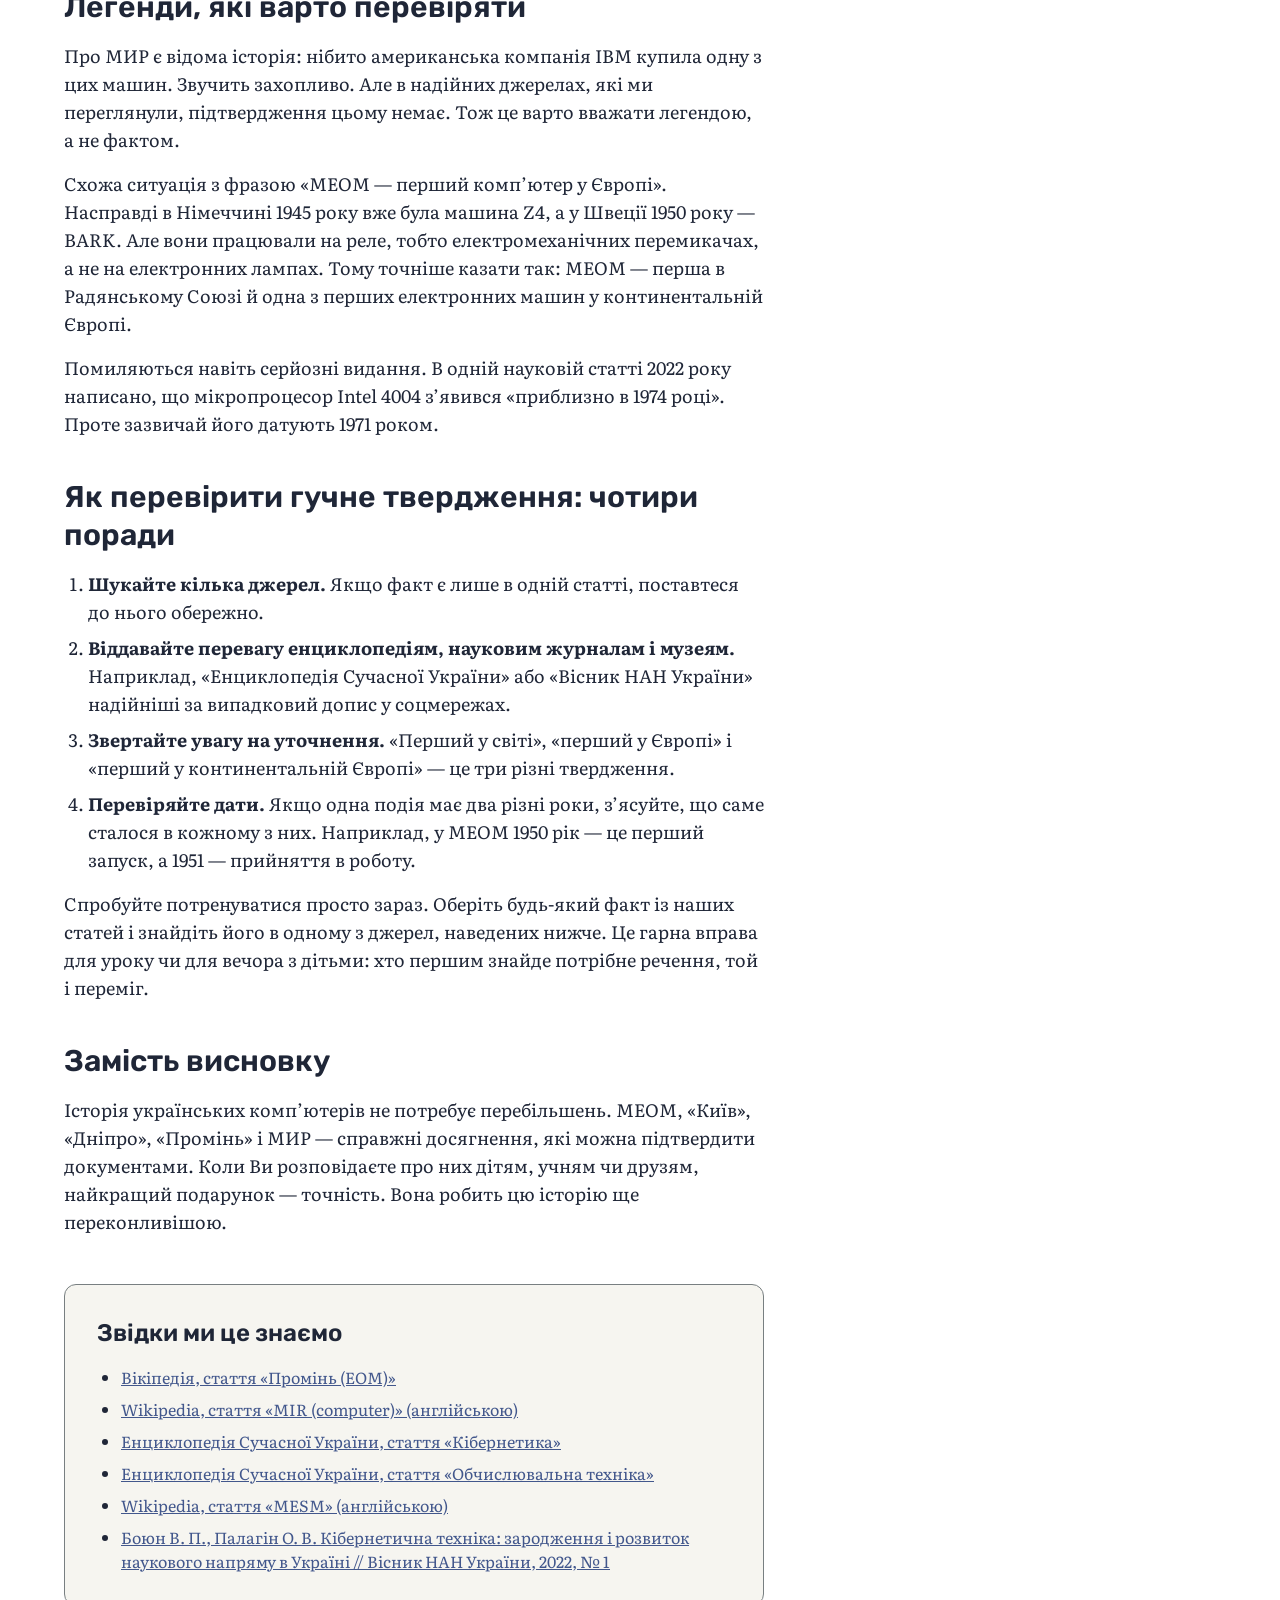
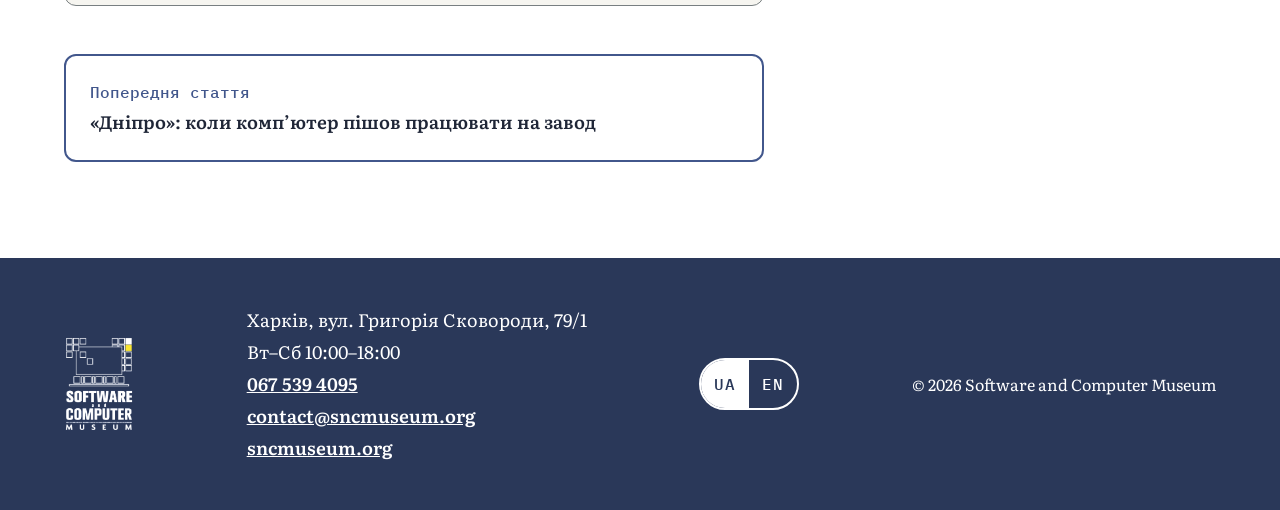
<file: articles/06-promin-mir-i-lehendy.html>
<!doctype html>
<html lang="uk">
<head>
  <meta charset="utf-8">
  <meta name="viewport" content="width=device-width, initial-scale=1">
  <title>«Промінь», МИР і легенди: як перевірити, чи справді «перший у світі» — Статті — Software and Computer Museum</title>
  <meta name="description" content="Машини для інженерів, легенди про них і чотири поради, як перевірити гучне твердження.">
  <link rel="icon" href="../favicon.png" type="image/png">
  <link rel="preconnect" href="https://fonts.googleapis.com">
  <link rel="preconnect" href="https://fonts.gstatic.com" crossorigin>
  <link href="https://fonts.googleapis.com/css2?family=IBM+Plex+Mono:wght@500&family=Literata:opsz,wght@7..72,400;7..72,600&family=Rubik:wght@600&display=swap" rel="stylesheet">
  <link rel="stylesheet" href="../css/tokens.css">
  <link rel="stylesheet" href="../css/styles.css">
  <script src="../js/main.js" defer></script>
</head>
<body>
  <a href="#main" class="skip">Перейти до вмісту</a>
  <header class="site-header on-blue">
    <div class="container">
      <a class="logo-link" href="../index.html"><img class="logo" src="../images/logo.png" alt="Software and Computer Museum — на головну" width="47" height="64"></a>
      <nav class="site-nav" aria-label="Розділи сайту">
        <a href="../index.html#excursions">Екскурсії</a>
        <a href="../exhibits.html">Експонати</a>
        <a href="../courses.html">Курси</a>
        <a href="../articles.html" aria-current="true">Статті</a>
        <a href="../index.html#contacts">Відвідування</a>
      </nav>
      <div class="header-tools">
        <div class="lang" role="group" aria-label="Мова сайту">
          <button type="button" aria-pressed="true" aria-label="Українська">UA</button>
          <button type="button" aria-pressed="false" aria-label="English" lang="en">EN</button>
        </div>
        <a class="header-cta" href="../index.html#signup">Записатися на екскурсію чи курс</a>
      </div>
    </div>
  </header>
  <main id="main" tabindex="-1">
    <section class="hero hero--article on-blue" aria-labelledby="article-title">
      <div class="container">
        <div class="hero-text">
          <a class="back-link" href="../articles.html">Усі статті</a>
          <p class="kicker">Стаття 6 з 6 · 3 хвилини читання</p>
          <h1 id="article-title">«Промінь», МИР і легенди: як перевірити, чи справді «перший у світі»</h1>
        </div>
      </div>
    </section>

    <section class="section section--white" aria-label="Текст статті">
      <div class="container">
        <article class="article" aria-labelledby="article-title">
          <div class="article-body">
            <p>Ця стаття завершує нашу серію. Ми розповімо про дві машини, які наблизили комп’ютер до звичайного інженера. А ще поговоримо про те, що робити з гучними заголовками на кшталт «перший у світі». Адже історія комп’ютерів обросла не лише фактами, а й легендами.</p>
            <h2>«Промінь»: комп’ютер, якому програму вставляли штекерами</h2>
            <p>Великі машини, як-от «Київ», розв’язували задачі для цілих інститутів. А для інженерних розрахунків 1962 року створили невелику машину «Промінь». Над нею працювали Віктор Глушков і С. Погребинський.</p>
            <p>«Промінь» був скромним помічником. Його пам’ять мала всього 140 комірок. За хвилину він робив близько 1000 додавань або 100 множень. А програму в нього вводили дуже незвично: за допомогою штекерів або металевих карток з отворами. Уявіть, що замість набирати текст на клавіатурі Ви вставляєте вилки в розетки на панелі.</p>
            <p>Згодом з’явилися вдосконалені версії: «Промінь-М» (1965) та «Промінь-2» (1967).</p>
            <h2>МИР: машина, яка розуміла формули</h2>
            <p>Наступним кроком стала серія МИР. Назва розшифровується як «Машина для інженерних розрахунків». МИР-1 важила близько 400 кілограмів і споживала 1,5 кіловата. Робила вона 200–300 дій за секунду.</p>
            <p>Найцікавішою була МИР-2, яку почали серійно випускати 1969 року. Вона «розуміла» спеціальну мову АНАЛІТИК і вміла працювати не лише з числами, а й із формулами. Для інженера це було дуже зручно: машина ставала ближчою до того, як думає людина.</p>
            <p>Енциклопедія пише, що машини МИР сприяли появі персональних комп’ютерів. Тож їх справедливо називати одними з предків ПК, який, можливо, стоїть у Вас удома.</p>
            <h2>Легенди, які варто перевіряти</h2>
            <p>Про МИР є відома історія: нібито американська компанія IBM купила одну з цих машин. Звучить захопливо. Але в надійних джерелах, які ми переглянули, підтвердження цьому немає. Тож це варто вважати легендою, а не фактом.</p>
            <p>Схожа ситуація з фразою «МЕОМ — перший комп’ютер у Європі». Насправді в Німеччині 1945 року вже була машина Z4, а у Швеції 1950 року — BARK. Але вони працювали на реле, тобто електромеханічних перемикачах, а не на електронних лампах. Тому точніше казати так: МЕОМ — перша в Радянському Союзі й одна з перших електронних машин у континентальній Європі.</p>
            <p>Помиляються навіть серйозні видання. В одній науковій статті 2022 року написано, що мікропроцесор Intel 4004 з’явився «приблизно в 1974 році». Проте зазвичай його датують 1971 роком.</p>
            <h2>Як перевірити гучне твердження: чотири поради</h2>
            <ol>
            <li><strong>Шукайте кілька джерел.</strong> Якщо факт є лише в одній статті, поставтеся до нього обережно.</li>
            <li><strong>Віддавайте перевагу енциклопедіям, науковим журналам і музеям.</strong> Наприклад, «Енциклопедія Сучасної України» або «Вісник НАН України» надійніші за випадковий допис у соцмережах.</li>
            <li><strong>Звертайте увагу на уточнення.</strong> «Перший у світі», «перший у Європі» і «перший у континентальній Європі» — це три різні твердження.</li>
            <li><strong>Перевіряйте дати.</strong> Якщо одна подія має два різні роки, з’ясуйте, що саме сталося в кожному з них. Наприклад, у МЕОМ 1950 рік — це перший запуск, а 1951 — прийняття в роботу.</li>
            </ol>
            <p>Спробуйте потренуватися просто зараз. Оберіть будь-який факт із наших статей і знайдіть його в одному з джерел, наведених нижче. Це гарна вправа для уроку чи для вечора з дітьми: хто першим знайде потрібне речення, той і переміг.</p>
            <h2>Замість висновку</h2>
            <p>Історія українських комп’ютерів не потребує перебільшень. МЕОМ, «Київ», «Дніпро», «Промінь» і МИР — справжні досягнення, які можна підтвердити документами. Коли Ви розповідаєте про них дітям, учням чи друзям, найкращий подарунок — точність. Вона робить цю історію ще переконливішою.</p>
          </div>
          <aside class="article-sources" aria-labelledby="sources-title">
            <h2 id="sources-title">Звідки ми це знаємо</h2>
            <ul>
            <li><a href="https://uk.wikipedia.org/wiki/Промінь_(ЕОМ)">Вікіпедія, стаття «Промінь (ЕОМ)»</a></li>
            <li><a href="https://en.wikipedia.org/wiki/MIR_(computer)">Wikipedia, стаття «MIR (computer)» (англійською)</a></li>
            <li><a href="https://www.esu.com.ua/pdf/file/6745.pdf">Енциклопедія Сучасної України, стаття «Кібернетика»</a></li>
            <li><a href="https://www.esu.com.ua/pdf/file/74710.pdf">Енциклопедія Сучасної України, стаття «Обчислювальна техніка»</a></li>
            <li><a href="https://en.wikipedia.org/wiki/MESM">Wikipedia, стаття «MESM» (англійською)</a></li>
            <li><a href="https://doi.org/10.15407/visn2022.01.069">Боюн В. П., Палагін О. В. Кібернетична техніка: зародження і розвиток наукового напряму в Україні // Вісник НАН України, 2022, № 1</a></li>
            </ul>
          </aside>
        </article>
        <nav class="article-nav" aria-label="Інші статті серії">
          <a class="article-nav-link article-nav-link--prev" href="05-dnipro-na-zavodi.html"><span class="article-nav-label">Попередня стаття</span><span class="article-nav-title">«Дніпро»: коли комп’ютер пішов працювати на завод</span></a>
        </nav>
      </div>
    </section>
  </main>
  <footer class="site-footer on-blue">
    <div class="container">
      <img class="footer-logo" src="../images/logo.png" alt="Software and Computer Museum" lang="en" width="70" height="96" loading="lazy">
      <div class="footer-contacts">
        <p>Харків, вул. Григорія Сковороди, 79/1</p>
        <p>Вт–Сб 10:00–18:00</p>
        <a href="tel:+380675394095">067&nbsp;539&nbsp;4095</a>
        <a href="mailto:contact@sncmuseum.org">contact@sncmuseum.org</a>
        <a href="https://sncmuseum.org">sncmuseum.org</a>
      </div>
      <div class="lang" role="group" aria-label="Мова сайту">
        <button type="button" aria-pressed="true" aria-label="Українська">UA</button>
        <button type="button" aria-pressed="false" aria-label="English" lang="en">EN</button>
      </div>
      <p class="copyright">© 2026 <span lang="en">Software and Computer Museum</span></p>
    </div>
  </footer>
</body>
</html>
</file>
<file: css/tokens.css>
/* Токени дизайн-системи «Сайт музею» (tokens.json, v2) */
:root {
  /* Кольори */
  --museum-blue: #42578c;
  --museum-blue-deep: #2a3859;
  --blue-soft: #e6eaf3;
  --blue-soft-pressed: #d5dcea;
  --cta-yellow: #fae530;
  --cta-yellow-hover: #fff27a;
  --cta-yellow-pressed: #e5cf12;
  --ink: #1f2637;
  --ink-muted: #525a66;
  --paper: #f6f5f0;
  --white: #ffffff;
  --museum-grey: #787f81;
  --danger: #8a1c1c;
  --focus-ring: var(--museum-blue);

  /* Шрифти */
  --font-display: Rubik, "Segoe UI", Arial, sans-serif;
  --font-body: Literata, Georgia, "Times New Roman", serif;
  --font-mono: "IBM Plex Mono", "Courier New", monospace;

  /* Відступи */
  --space-1: 4px;
  --space-2: 8px;
  --space-3: 12px;
  --space-4: 16px;
  --space-6: 24px;
  --space-8: 32px;
  --space-12: 48px;
  --space-16: 64px;
  --space-24: 96px;

  /* Радіуси */
  --radius-sm: 4px;
  --radius-md: 12px;
  --radius-pill: 999px;

  /* Тіні */
  --shadow-btn-hover: 0 6px 14px rgba(31, 38, 55, 0.28);
  --shadow-btn-secondary-hover: 0 6px 14px rgba(31, 38, 55, 0.16);
  --shadow-card: 0 2px 8px rgba(31, 38, 55, 0.08);
  --shadow-card-hover: 0 10px 24px rgba(31, 38, 55, 0.16);
  --shadow-hero-card: 0 10px 28px rgba(10, 14, 30, 0.25);
  --shadow-call: 0 6px 16px rgba(10, 14, 30, 0.35);

  /* Рух */
  --motion: 150ms;
}
</file>
<file: css/styles.css>
/* Основа */
:root { --gutter: var(--space-16); }

* { box-sizing: border-box; }
html { scroll-behavior: smooth; }
body {
  margin: 0;
  background: var(--paper);
  color: var(--ink);
  font-family: var(--font-body);
  font-size: 18px;
  line-height: 28px;
}
h1, h2, h3 { margin: 0; font-family: var(--font-display); font-weight: 600; color: var(--ink); }
p { margin: 0; }
img { display: block; max-width: 100%; height: auto; }
a { color: var(--museum-blue); }
a:hover { color: var(--museum-blue-deep); }
input::placeholder { color: var(--ink-muted); opacity: 1; }

a:focus-visible,
button:focus-visible,
input:focus-visible,
select:focus-visible {
  outline: 3px solid var(--focus-ring);
  outline-offset: 3px;
}
.on-blue a:focus-visible,
.on-blue button:focus-visible { outline-color: var(--white); }

.skip {
  position: absolute;
  left: var(--space-4);
  top: -200px;
  z-index: 30;
  padding: var(--space-3) var(--space-6);
  background: var(--white);
  color: var(--museum-blue);
  border: 2px solid var(--museum-blue);
  border-radius: var(--radius-pill);
  font-weight: 600;
  text-decoration: none;
}
.skip:focus { top: var(--space-4); }

.container { max-width: 1200px; margin: 0 auto; }
.muted { color: var(--ink-muted); }
.todo {
  padding: var(--space-3) var(--space-4);
  background: var(--paper);
  border: 2px dashed var(--museum-grey);
  border-radius: var(--radius-sm);
  color: var(--ink-muted);
  text-align: center;
}

/* Кнопки */
.btn {
  display: inline-flex;
  align-items: center;
  justify-content: center;
  min-height: 48px;
  padding: 0 var(--space-8);
  border-radius: var(--radius-pill);
  font-family: var(--font-body);
  font-size: 18px;
  line-height: 24px;
  font-weight: 600;
  text-align: center;
  text-decoration: none;
  cursor: pointer;
  transition: transform var(--motion), box-shadow var(--motion), background-color var(--motion);
}
.btn:hover { transform: translateY(-2px); }
.btn:active { transform: translateY(1px); box-shadow: none; }

.btn-primary { background: var(--cta-yellow); border: 2px solid var(--ink); color: var(--ink); }
.btn-primary:hover { background: var(--cta-yellow-hover); color: var(--ink); box-shadow: var(--shadow-btn-hover); }
.btn-primary:active { background: var(--cta-yellow-pressed); }

.btn-secondary { background: transparent; border: 2px solid var(--museum-blue); color: var(--museum-blue); }
.btn-secondary:hover { background: var(--blue-soft); color: var(--museum-blue); box-shadow: var(--shadow-btn-secondary-hover); }
.btn-secondary:active { background: var(--blue-soft-pressed); }

/* Біла кнопка на синьому тлі (лише в макеті, не в системі) */
.btn-hero {
  background: var(--white);
  border: 2px solid var(--white);
  box-shadow: var(--shadow-hero-card);
  color: var(--museum-blue);
}
.btn-hero:hover { background: var(--blue-soft); color: var(--museum-blue); box-shadow: 0 10px 28px rgba(10, 14, 30, 0.35); }
.btn-hero:active { background: var(--blue-soft-pressed); }

/* Перемикач мови */
.lang {
  display: flex;
  border: 2px solid var(--white);
  border-radius: var(--radius-pill);
  overflow: hidden;
}
.lang button {
  min-width: 48px;
  min-height: 48px;
  border: 0;
  background: transparent;
  color: var(--white);
  font-family: var(--font-mono);
  font-weight: 500;
  font-size: 16px;
  letter-spacing: 0.06em;
  cursor: pointer;
}
.lang button[aria-pressed="true"] { background: var(--white); color: var(--museum-blue); }
.site-footer .lang button[aria-pressed="true"] { color: var(--museum-blue-deep); }

/* Шапка */
.site-header {
  padding: var(--space-3) var(--gutter);
  background: var(--museum-blue);
  color: var(--white);
  border-bottom: 1px solid rgba(255, 255, 255, 0.25);
}
.site-header .container {
  display: flex;
  flex-wrap: wrap;
  gap: var(--space-4);
  align-items: center;
  justify-content: space-between;
}
.logo { width: 47px; height: 64px; }
.site-nav {
  display: flex;
  flex-wrap: wrap;
  gap: 0 var(--space-6);
  font-weight: 600;
}
.site-nav a {
  display: inline-flex;
  align-items: center;
  min-height: 48px;
  color: var(--white);
  text-decoration: none;
}
.site-nav a:hover { color: var(--white); text-decoration: underline; }
.header-tools { display: flex; flex-wrap: wrap; gap: var(--space-4); align-items: center; }
.header-cta {
  display: inline-flex;
  align-items: center;
  min-height: 48px;
  padding: 0 var(--space-2);
  color: var(--white);
  font-weight: 600;
  line-height: 24px;
  text-decoration: underline;
  text-underline-offset: 4px;
}
.header-cta:hover { color: var(--white); }

/* Перший екран */
.hero {
  padding: var(--space-24) var(--gutter);
  background: var(--museum-blue);
  color: var(--white);
}
.hero .container { display: flex; flex-wrap: wrap; gap: var(--space-16); align-items: center; }
.hero-text {
  flex: 1 1 600px;
  min-width: 0;
  display: flex;
  flex-direction: column;
  gap: var(--space-6);
  align-items: flex-start;
}
.hero h1 {
  max-width: 760px;
  font-size: 60px;
  line-height: 68px;
  letter-spacing: -0.005em;
  color: var(--white);
}
.hero-lead { max-width: 640px; font-size: 20px; line-height: 32px; }
.hero .btn-hero {
  min-width: 320px;
  min-height: 64px;
  margin-top: var(--space-4);
  padding: 0 var(--space-12);
  font-size: 22px;
  line-height: 28px;
}
.hero-photo {
  flex: 0 1 400px;
  min-width: 0;
  aspect-ratio: 4 / 3;
  object-fit: cover;
  border-radius: var(--radius-md);
}

/* Блок «Музей відкритий» під першим екраном.
   Анімація лише на CSS. Рядки з'являються по черзі, квадрати плавно змінюють колір
   і зупиняються на сталому візерунку. Усе закінчується менш ніж за 5 секунд, без повторів і миготіння. */
.open-banner {
  padding: var(--space-12) var(--gutter);
  background: var(--white);
  border-bottom: 1px solid var(--museum-grey);
}
.open-banner .container { display: flex; align-items: center; gap: var(--space-8); }
.open-pixels {
  flex: none;
  display: grid;
  grid-template-columns: repeat(3, 24px);
  grid-auto-rows: 24px;
  gap: var(--space-1);
}
.open-pixels span {
  border-radius: 2px;
  background: var(--px);
  animation: open-pixel 3.2s ease-in-out both;
  animation-delay: calc(var(--i) * 150ms);
}
.open-text { display: flex; flex-direction: column; gap: var(--space-1); }
.open-banner h2 { font-size: 32px; line-height: 40px; }
.open-hours {
  font-family: var(--font-mono);
  font-weight: 500;
  font-size: 20px;
  line-height: 28px;
  color: var(--museum-blue-deep);
}
.open-free { font-weight: 600; }
.nowrap { white-space: nowrap; }
.open-line {
  animation: open-line-in 600ms ease-out both;
  animation-delay: calc(300ms + var(--line) * 350ms);
}
/* Поки блок не видно на екрані, анімація чекає (атрибут ставить js/main.js) */
.open-banner[data-wait] .open-line,
.open-banner[data-wait] .open-pixels span { animation-play-state: paused; }

@keyframes open-line-in {
  from { opacity: 0; transform: translateY(8px); }
  to { opacity: 1; transform: none; }
}
@keyframes open-pixel {
  0% { background: var(--blue-soft); }
  40% { background: var(--museum-blue); }
  70% { background: var(--cta-yellow); }
  100% { background: var(--px); }
}

/* Секції */
.section { padding: var(--space-24) var(--gutter); }
.section--white { background: var(--white); border-top: 1px solid var(--museum-grey); }
.section--framed { border-bottom: 1px solid var(--museum-grey); }
.section .container { display: flex; flex-direction: column; gap: var(--space-12); }
.section h2 { font-size: 40px; line-height: 48px; }

/* Картки */
.cards { display: grid; gap: var(--space-6); }
.cards--excursions { grid-template-columns: repeat(auto-fit, minmax(260px, 1fr)); }
.cards--exhibits { grid-template-columns: repeat(auto-fit, minmax(320px, 1fr)); }
.cards--courses { grid-template-columns: repeat(auto-fit, minmax(300px, 1fr)); }
.cards--news { grid-template-columns: repeat(auto-fit, minmax(260px, 1fr)); }
.about-text { max-width: 70ch; display: flex; flex-direction: column; gap: var(--space-4); }
.about-text p { margin: 0; }
.card {
  display: flex;
  flex-direction: column;
  gap: var(--space-3);
  padding: var(--space-8);
  background: var(--white);
  border: 1px solid var(--museum-grey);
  border-radius: var(--radius-md);
  box-shadow: var(--shadow-card);
  transition: transform var(--motion), box-shadow var(--motion);
}
.card:hover { transform: translateY(-4px); box-shadow: var(--shadow-card-hover); }
.card h3 { font-size: 24px; line-height: 32px; }
.card-body { display: flex; flex-direction: column; gap: var(--space-2); flex-grow: 1; }
.card .btn { align-self: flex-start; margin-top: var(--space-3); }
.card--course { background: var(--blue-soft); border: 2px solid var(--museum-blue); }

.card--exhibit { padding: var(--space-6); box-shadow: none; }
.card--exhibit img {
  width: 100%;
  aspect-ratio: 1 / 1;
  object-fit: cover;
  border-radius: var(--radius-md);
  background: var(--paper);
}
.card--exhibit h3 { margin-top: var(--space-1); }
.year {
  font-family: var(--font-mono);
  font-weight: 500;
  font-size: 20px;
  line-height: 28px;
  color: var(--ink-muted);
}

.exhibit-facts { display: flex; flex-direction: column; margin: 0; }
.exhibit-facts dt { display: inline; color: var(--ink-muted); }
.exhibit-facts dd { display: inline; margin: 0; font-family: var(--font-mono); font-weight: 500; }

/* Запис і відвідування */
.signup-row { display: flex; flex-wrap: wrap; gap: var(--space-12); align-items: flex-start; }
.signup { flex: 999 1 480px; min-width: 0; display: flex; flex-direction: column; gap: var(--space-8); }
.visit { flex: 1 1 320px; min-width: 0; display: flex; flex-direction: column; gap: var(--space-6); }

.form {
  display: flex;
  flex-direction: column;
  gap: var(--space-6);
  padding: var(--space-8);
  background: var(--paper);
  border: 1px solid var(--museum-grey);
  border-radius: var(--radius-md);
}
.field { display: flex; flex-direction: column; gap: var(--space-2); }
.field label { font-weight: 600; }
.field label span { font-weight: 400; color: var(--ink-muted); }
.field input,
.field select {
  width: 100%;
  min-height: 48px;
  padding: 0 var(--space-3);
  background: var(--white);
  border: 1px solid var(--museum-grey);
  border-radius: var(--radius-sm);
  color: var(--ink);
  font-family: inherit;
  font-size: 18px;
}
.field [aria-invalid="true"] { border: 2px solid var(--danger); }
.field-error { color: var(--danger); font-weight: 600; }
.consent { display: flex; align-items: flex-start; gap: var(--space-3); }
.field .consent input {
  flex: none;
  width: 24px;
  min-height: 0;
  height: 24px;
  margin: 2px 0 0;
  padding: 0;
  accent-color: var(--museum-blue);
}
.field .consent label { font-weight: 400; }
.field .consent [aria-invalid="true"] { outline: 2px solid var(--danger); outline-offset: 2px; }
.form .btn {
  align-self: flex-start;
  min-height: 52px;
  background: var(--white);
}
.thanks {
  padding: var(--space-8);
  background: var(--blue-soft);
  border: 2px solid var(--museum-blue);
  border-radius: var(--radius-md);
  font-size: 20px;
  line-height: 32px;
  font-weight: 600;
}

.visit-info {
  display: flex;
  flex-direction: column;
  gap: var(--space-2);
  margin: 0;
  padding: var(--space-6);
  background: var(--blue-soft);
  border: 1px solid var(--museum-grey);
  border-radius: var(--radius-md);
  font-size: 20px;
  line-height: 32px;
}
.visit-info dt { display: inline; font-weight: 600; }
.visit-info dd { display: inline; margin: 0; }
.map-static {
  display: flex;
  flex-direction: column;
  align-items: center;
  justify-content: center;
  gap: var(--space-4);
  min-height: 240px;
  padding: var(--space-6);
  background: var(--blue-soft);
  border: 2px solid var(--museum-blue);
  border-radius: var(--radius-md);
  color: var(--museum-blue);
  text-align: center;
}
.map-address { margin: 0; color: var(--ink); font-weight: 600; }
.visually-hidden {
  position: absolute; width: 1px; height: 1px; margin: -1px; padding: 0;
  overflow: hidden; clip: rect(0 0 0 0); white-space: nowrap; border: 0;
}

/* Підвал */
.site-footer {
  padding: var(--space-12) var(--gutter);
  background: var(--museum-blue-deep);
  color: var(--white);
}
.site-footer .container {
  display: flex;
  flex-wrap: wrap;
  gap: var(--space-6);
  align-items: center;
  justify-content: space-between;
}
.footer-logo { width: 70px; height: 96px; }
.footer-contacts { display: flex; flex-direction: column; gap: var(--space-1); }
.footer-contacts a { color: var(--white); font-weight: 600; }
.footer-contacts a:hover { color: var(--white); }
.copyright { font-size: 16px; line-height: 24px; }

.section-more { align-self: flex-start; font-weight: 600; }

/* Сторінка курсів */
.logo-link { display: block; border-radius: var(--radius-sm); }
.site-nav a[aria-current="page"] { text-decoration: underline; text-decoration-thickness: 3px; text-underline-offset: 8px; }

.hero--courses .container { align-items: stretch; }
.hero-lead a { color: var(--white); font-weight: 600; white-space: nowrap; }
.hero-lead a:hover { color: var(--white); }
.kicker {
  font-family: var(--font-mono);
  font-weight: 500;
  font-size: 16px;
  line-height: 24px;
  letter-spacing: 0.08em;
  text-transform: uppercase;
}
.kicker::before { content: "> "; }
.facts {
  display: flex;
  flex-wrap: wrap;
  gap: var(--space-4);
  margin: var(--space-2) 0 0;
  padding: 0;
  list-style: none;
}
.facts li {
  display: flex;
  flex-direction: column;
  min-width: 150px;
  padding: var(--space-4) var(--space-6);
  border: 2px solid rgba(255, 255, 255, 0.6);
  border-radius: var(--radius-md);
}
.facts-value { font-family: var(--font-display); font-weight: 600; font-size: 32px; line-height: 40px; }
.facts-label { font-size: 16px; line-height: 24px; }

.audience {
  flex: 0 1 360px;
  min-width: 0;
  display: flex;
  flex-direction: column;
  gap: var(--space-3);
  padding: var(--space-8);
  background: var(--white);
  border-radius: var(--radius-md);
  box-shadow: var(--shadow-hero-card);
  color: var(--ink);
}
.audience-title { font-family: var(--font-display); font-weight: 600; font-size: 22px; line-height: 30px; margin-bottom: var(--space-2); }
.audience a {
  display: flex;
  align-items: center;
  gap: var(--space-4);
  min-height: 56px;
  padding: var(--space-2) var(--space-4);
  border: 2px solid var(--museum-blue);
  border-radius: var(--radius-pill);
  color: var(--museum-blue);
  font-weight: 600;
  text-decoration: none;
  transition: background-color var(--motion), transform var(--motion);
}
.audience a:hover { background: var(--blue-soft); transform: translateX(4px); }
.audience a:focus-visible { outline-color: var(--museum-blue); }
.audience-age {
  min-width: 72px;
  padding: var(--space-1) var(--space-2);
  background: var(--museum-blue);
  border-radius: var(--radius-pill);
  color: var(--white);
  font-family: var(--font-mono);
  font-weight: 500;
  font-size: 16px;
  text-align: center;
}

.course-list { display: flex; flex-direction: column; gap: var(--space-8); }
.course {
  display: grid;
  grid-template-columns: minmax(0, 3fr) minmax(0, 2fr);
  gap: var(--space-12);
  padding: var(--space-12);
  background: var(--white);
  border: 2px solid var(--museum-blue);
  border-radius: var(--radius-md);
  box-shadow: var(--shadow-card);
  scroll-margin-top: var(--space-6);
  transition: transform var(--motion), box-shadow var(--motion);
}
.course:hover { transform: translateY(-4px); box-shadow: var(--shadow-card-hover); }
.course:target { box-shadow: 0 0 0 4px var(--blue-soft-pressed), var(--shadow-card-hover); }
.course-main { display: flex; flex-direction: column; gap: var(--space-4); align-items: flex-start; }
.course-main h3 { font-size: 30px; line-height: 38px; }
.course-tag {
  padding: var(--space-1) var(--space-3);
  background: var(--blue-soft);
  border-radius: var(--radius-pill);
  color: var(--museum-blue-deep);
  font-family: var(--font-mono);
  font-weight: 500;
  font-size: 16px;
  line-height: 24px;
}
.course-actions { display: flex; flex-wrap: wrap; gap: var(--space-4) var(--space-6); align-items: center; margin-top: auto; padding-top: var(--space-4); }
.course-phone { display: inline-flex; align-items: center; min-height: 48px; font-weight: 600; }
.course-facts {
  display: flex;
  flex-direction: column;
  margin: 0;
  padding: var(--space-6);
  background: var(--paper);
  border-radius: var(--radius-md);
}
.course-facts div {
  display: grid;
  grid-template-columns: minmax(0, 1fr) minmax(0, 1.3fr);
  gap: var(--space-4);
  padding: var(--space-3) 0;
  border-bottom: 1px dashed var(--museum-grey);
}
.course-facts div:last-child { border-bottom: 0; }
.course-facts dt { color: var(--ink-muted); }
.course-facts dd { margin: 0; font-weight: 600; }

.steps {
  display: grid;
  grid-template-columns: repeat(auto-fit, minmax(260px, 1fr));
  gap: var(--space-6);
  margin: 0;
  padding: 0;
  list-style: none;
  counter-reset: step;
}
.steps li {
  counter-increment: step;
  display: flex;
  flex-direction: column;
  gap: var(--space-3);
  padding: var(--space-8);
  background: var(--paper);
  border: 1px solid var(--museum-grey);
  border-radius: var(--radius-md);
}
.steps li::before {
  content: "0" counter(step);
  font-family: var(--font-mono);
  font-weight: 500;
  font-size: 20px;
  line-height: 28px;
  color: var(--museum-blue);
}
.steps h3 { font-size: 24px; line-height: 32px; }

.news { display: flex; flex-direction: column; margin: 0; padding: 0; list-style: none; }
.news li {
  display: grid;
  grid-template-columns: 160px minmax(0, 1fr);
  gap: var(--space-6);
  padding: var(--space-6) 0;
  border-top: 1px solid var(--museum-grey);
}
.news li:last-child { border-bottom: 1px solid var(--museum-grey); }

.cta-section { background: var(--museum-blue); color: var(--white); }
.cta-section .container { align-items: flex-start; gap: var(--space-6); }
.cta-section h2 { color: var(--white); }

/* Статті */
.site-nav a[aria-current="true"] { text-decoration: underline; text-decoration-thickness: 3px; text-underline-offset: 8px; }

.cards--articles {
  grid-template-columns: repeat(auto-fit, minmax(320px, 1fr));
  margin: 0;
  padding: 0;
  list-style: none;
}
.cards--articles > li { display: flex; }
.card--article { position: relative; flex: 1; }
.card--article h3 a { color: var(--ink); text-decoration: none; }
.card--article h3 a::after { content: ""; position: absolute; inset: 0; border-radius: var(--radius-md); }
.card--article:hover h3 a { color: var(--museum-blue); text-decoration: underline; text-underline-offset: 4px; }
.card--article:focus-within { box-shadow: 0 0 0 3px var(--focus-ring), var(--shadow-card-hover); }
.card--article h3 a:focus-visible { outline: none; }

.hero--article { padding-top: var(--space-16); padding-bottom: var(--space-16); }
.hero--article .hero-text { gap: var(--space-4); }
.hero--article h1 { max-width: 900px; font-size: 48px; line-height: 56px; }
.back-link {
  display: inline-flex;
  align-items: center;
  min-height: 48px;
  color: var(--white);
  font-weight: 600;
  text-underline-offset: 4px;
}
.back-link::before { content: "← "; white-space: pre; }
.back-link:hover { color: var(--white); }

.article { display: flex; flex-direction: column; gap: var(--space-12); }
.article-body { max-width: 70ch; display: flex; flex-direction: column; gap: var(--space-4); }
.article-body h2 { margin-top: var(--space-6); font-size: 30px; line-height: 38px; }
.article-body ul,
.article-body ol { margin: 0; padding-left: var(--space-6); display: flex; flex-direction: column; gap: var(--space-2); }
.article-sources {
  max-width: 70ch;
  display: flex;
  flex-direction: column;
  gap: var(--space-4);
  padding: var(--space-8);
  background: var(--paper);
  border: 1px solid var(--museum-grey);
  border-radius: var(--radius-md);
}
.section .article-sources h2 { font-size: 24px; line-height: 32px; }
.article-sources ul { margin: 0; padding-left: var(--space-6); display: flex; flex-direction: column; gap: var(--space-2); font-size: 16px; line-height: 24px; }

.article-nav { display: grid; grid-template-columns: repeat(auto-fit, minmax(260px, 1fr)); gap: var(--space-6); max-width: 70ch; }
.article-nav-link {
  display: flex;
  flex-direction: column;
  gap: var(--space-1);
  padding: var(--space-6);
  border: 2px solid var(--museum-blue);
  border-radius: var(--radius-md);
  color: var(--ink);
  text-decoration: none;
  transition: background-color var(--motion), transform var(--motion);
}
.article-nav-link:hover { background: var(--blue-soft); color: var(--ink); transform: translateY(-2px); }
.article-nav-link--next { grid-column: -2; text-align: right; }
.article-nav-label { color: var(--museum-blue); font-family: var(--font-mono); font-weight: 500; font-size: 16px; line-height: 24px; }
.article-nav-title { font-weight: 600; }

/* Панель запису на телефоні */
.mobile-bar { display: none; }

/* Планшет */
@media (max-width: 1024px) {
  :root { --gutter: var(--space-8); }
}

/* Смартфон */
@media (max-width: 768px) {
  :root { --gutter: var(--space-4); }

  .site-header { padding-bottom: var(--space-1); }
  .site-header .container { gap: var(--space-2); }
  .logo { width: 41px; height: 56px; order: 1; }
  .header-tools { order: 2; }
  .header-cta { display: none; }
  .site-nav { order: 3; flex-basis: 100%; }

  .hero { padding: 40px var(--gutter) var(--space-16); }
  .hero .container { flex-direction: column; align-items: stretch; gap: var(--space-6); }
  .hero-text { flex: none; align-items: stretch; }
  .hero h1 { font-size: 34px; line-height: 42px; }
  .hero .btn-hero {
    min-width: 0;
    min-height: 60px;
    margin-top: var(--space-2);
    padding: 0 var(--space-6);
    font-size: 20px;
    line-height: 26px;
  }
  .hero-photo { flex: none; width: 100%; margin-top: var(--space-6); }

  .open-banner { padding: var(--space-8) var(--gutter); }
  .open-banner .container { gap: var(--space-6); }
  .open-pixels { grid-template-columns: repeat(3, 18px); grid-auto-rows: 18px; }
  .open-banner h2 { font-size: 26px; line-height: 34px; }
  .open-hours { font-size: 18px; line-height: 26px; }

  .section { padding: var(--space-16) var(--gutter); }
  .section .container { gap: var(--space-8); }
  .section h2 { font-size: 28px; line-height: 36px; }
  .cards { grid-template-columns: minmax(0, 1fr); }
  .card { padding: var(--space-6); }
  .card h3 { font-size: 22px; line-height: 30px; }
  .card .btn { align-self: stretch; margin-top: var(--space-2); padding: 0 var(--space-6); }

  .signup-row { flex-direction: column; align-items: stretch; gap: var(--space-16); }
  .signup, .visit { flex: none; }
  .form { padding: var(--space-6); }
  .form .btn { align-self: stretch; }
  .thanks { padding: var(--space-6); }
  .map-static { min-height: 220px; }

  .facts { gap: var(--space-3); }
  .facts li { flex: 1 1 140px; min-width: 0; padding: var(--space-3) var(--space-4); }
  .facts-value { font-size: 26px; line-height: 34px; }
  .audience { flex: none; padding: var(--space-6); }
  .course { grid-template-columns: minmax(0, 1fr); gap: var(--space-6); padding: var(--space-6); }
  .course-main h3 { font-size: 24px; line-height: 32px; }
  .course-actions { flex-direction: column; align-items: stretch; }
  .course-actions .btn { padding: 0 var(--space-6); }
  .course-facts { padding: var(--space-4); }
  .steps li { padding: var(--space-6); }
  .news li { grid-template-columns: minmax(0, 1fr); gap: var(--space-1); }
  .cta-section .container { align-items: stretch; }

  .hero--article { padding-top: 40px; padding-bottom: var(--space-12); }
  .hero--article h1 { font-size: 30px; line-height: 38px; }
  .article-body h2 { font-size: 24px; line-height: 32px; }
  .article-sources { padding: var(--space-6); }
  .article-nav { grid-template-columns: minmax(0, 1fr); }
  .article-nav-link--next { grid-column: auto; text-align: left; }

  .site-footer:has(~ .mobile-bar) { padding-bottom: 112px; }
  .site-footer .container { flex-direction: column; align-items: flex-start; }
  .footer-logo { width: 59px; height: 80px; }
  .footer-contacts a { display: inline-flex; align-items: center; min-height: 48px; }

  .mobile-bar {
    display: block;
    position: fixed;
    left: 0;
    right: 0;
    bottom: 0;
    z-index: 20;
    padding: var(--space-3) var(--gutter);
    background: var(--museum-blue);
    border-top: 1px solid rgba(255, 255, 255, 0.25);
    box-shadow: 0 -6px 16px rgba(10, 14, 30, 0.25);
    transform: translateY(100%);
    opacity: 0;
    visibility: hidden;
    transition: transform 200ms, opacity 200ms, visibility 200ms;
  }
  .mobile-bar.is-visible { transform: none; opacity: 1; visibility: visible; }
  .mobile-bar .btn-hero {
    display: flex;
    min-height: 56px;
    padding: 0 var(--space-6);
    box-shadow: none;
    font-size: 20px;
    line-height: 26px;
  }
  html { scroll-padding-bottom: 96px; }
}

@media (prefers-reduced-motion: reduce) {
  html { scroll-behavior: auto; }
  *, *::before, *::after { transition: none !important; animation: none !important; }
  .btn:hover, .btn:active, .card:hover, .course:hover, .audience a:hover, .article-nav-link:hover { transform: none; }
  /* «Музей відкритий»: без анімації, текст і кінцевий візерунок квадратів видно одразу */
  .open-line { animation: none !important; opacity: 1; transform: none; }
  .open-pixels span { animation: none !important; background: var(--px); }
}
</file>
